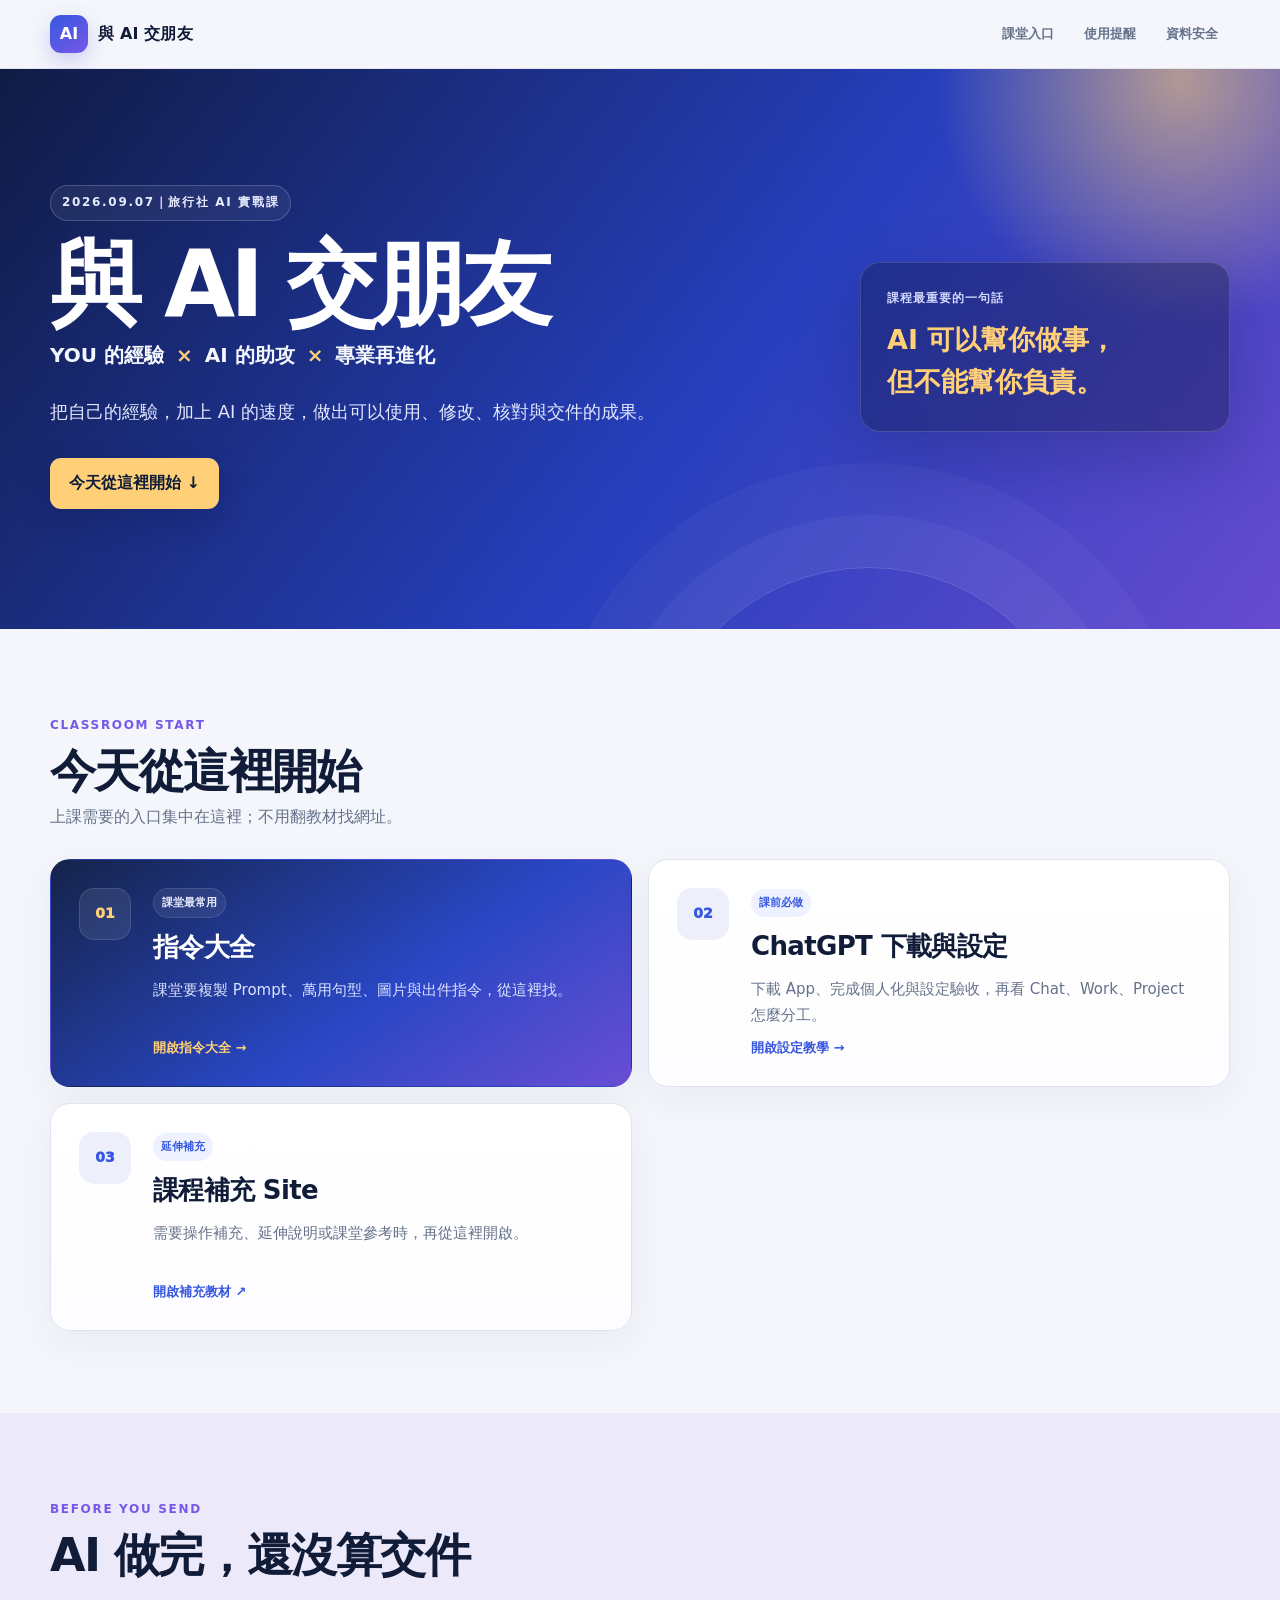
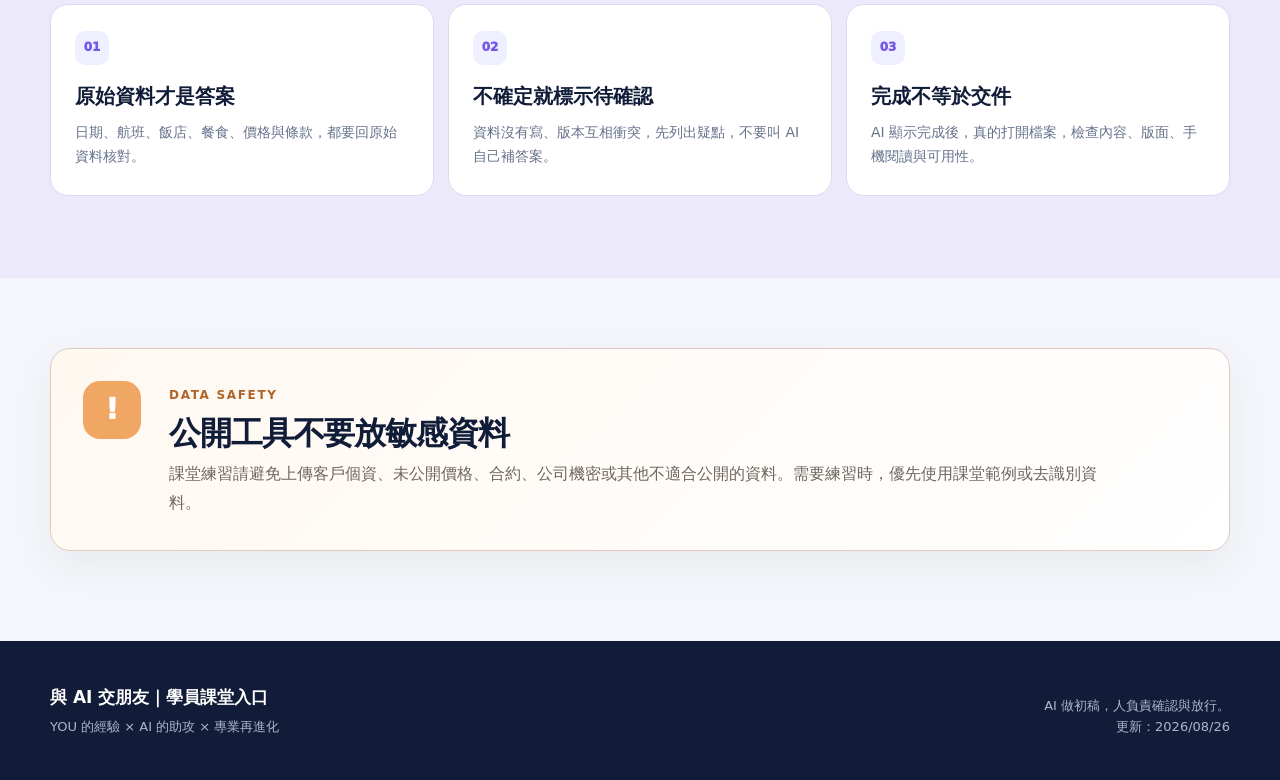
<file: index.html>
<!doctype html>
<html lang="zh-Hant">
<head>
  <meta charset="utf-8">
  <meta name="viewport" content="width=device-width,initial-scale=1,viewport-fit=cover">
  <meta name="robots" content="noindex,nofollow,noarchive">
  <meta name="theme-color" content="#101b44">
  <title>與 AI 交朋友｜學員課堂入口</title>
  <link rel="icon" href="favicon.ico" sizes="any">
  <link rel="icon" type="image/svg+xml" href="favicon.svg">
  <link rel="stylesheet" href="styles.css?v=20260826">
</head>
<body>
  <header class="topbar">
    <div class="wrap topbar-inner">
      <a class="brand" href="#top" aria-label="回到首頁">
        <span class="brand-mark">AI</span>
        <span>與 AI 交朋友</span>
      </a>
      <nav class="desktop-nav" aria-label="主要導覽">
        <a href="#start">課堂入口</a>
        <a href="#reminders">使用提醒</a>
        <a href="#safety">資料安全</a>
      </nav>
    </div>
  </header>

  <main id="top">
    <section class="hero">
      <div class="wrap hero-inner">
        <div class="hero-copy">
          <span class="eyebrow">2026.09.07｜旅行社 AI 實戰課</span>
          <h1>與 AI 交朋友</h1>
          <p class="hero-concept"><strong>YOU 的經驗</strong><span>×</span><strong>AI 的助攻</strong><span>×</span><strong>專業再進化</strong></p>
          <p class="hero-lead">把自己的經驗，加上 AI 的速度，做出可以使用、修改、核對與交件的成果。</p>
          <a class="primary-action" href="#start">今天從這裡開始 ↓</a>
        </div>
        <aside class="hero-note" aria-label="課程核心提醒">
          <span>課程最重要的一句話</span>
          <strong>AI 可以幫你做事，<br>但不能幫你負責。</strong>
        </aside>
      </div>
    </section>

    <section class="entry-section" id="start">
      <div class="wrap">
        <div class="section-heading">
          <span class="section-kicker">CLASSROOM START</span>
          <h2>今天從這裡開始</h2>
          <p>上課需要的入口集中在這裡；不用翻教材找網址。</p>
        </div>

        <div class="entry-grid">
          <a class="entry-card featured" href="prompts/">
            <div class="entry-no">01</div>
            <div class="entry-copy">
              <span class="entry-tag">課堂最常用</span>
              <h3>指令大全</h3>
              <p>課堂要複製 Prompt、萬用句型、圖片與出件指令，從這裡找。</p>
              <span class="entry-link">開啟指令大全 →</span>
            </div>
          </a>


          <a class="entry-card" href="chatgpt/">
            <div class="entry-no">02</div>
            <div class="entry-copy">
              <span class="entry-tag">課前必做</span>
              <h3>ChatGPT 下載與設定</h3>
              <p>下載 App、完成個人化與設定驗收，再看 Chat、Work、Project 怎麼分工。</p>
              <span class="entry-link">開啟設定教學 →</span>
            </div>
          </a>

          <a class="entry-card" href="https://openai-course-zh-guide.eva0620.chatgpt.site" target="_blank" rel="noopener noreferrer">
            <div class="entry-no">03</div>
            <div class="entry-copy">
              <span class="entry-tag">延伸補充</span>
              <h3>課程補充 Site</h3>
              <p>需要操作補充、延伸說明或課堂參考時，再從這裡開啟。</p>
              <span class="entry-link">開啟補充教材 ↗</span>
            </div>
          </a>
        </div>
      </div>
    </section>

    <section class="reminder-section" id="reminders">
      <div class="wrap">
        <div class="section-heading compact">
          <span class="section-kicker">BEFORE YOU SEND</span>
          <h2>AI 做完，還沒算交件</h2>
        </div>
        <div class="reminder-grid">
          <article>
            <span>01</span>
            <h3>原始資料才是答案</h3>
            <p>日期、航班、飯店、餐食、價格與條款，都要回原始資料核對。</p>
          </article>
          <article>
            <span>02</span>
            <h3>不確定就標示待確認</h3>
            <p>資料沒有寫、版本互相衝突，先列出疑點，不要叫 AI 自己補答案。</p>
          </article>
          <article>
            <span>03</span>
            <h3>完成不等於交件</h3>
            <p>AI 顯示完成後，真的打開檔案，檢查內容、版面、手機閱讀與可用性。</p>
          </article>
        </div>
      </div>
    </section>

    <section class="safety-section" id="safety">
      <div class="wrap safety-card">
        <div class="safety-icon" aria-hidden="true">!</div>
        <div>
          <span class="section-kicker">DATA SAFETY</span>
          <h2>公開工具不要放敏感資料</h2>
          <p>課堂練習請避免上傳客戶個資、未公開價格、合約、公司機密或其他不適合公開的資料。需要練習時，優先使用課堂範例或去識別資料。</p>
        </div>
      </div>
    </section>
  </main>

  <nav class="mobile-nav" aria-label="手機快速導覽">
    <a href="#top">首頁</a>
    <a href="prompts/">指令</a>
    <a href="https://openai-course-zh-guide.eva0620.chatgpt.site" target="_blank" rel="noopener noreferrer">補充</a>
  </nav>

  <footer>
    <div class="wrap footer-inner">
      <div>
        <b>與 AI 交朋友｜學員課堂入口</b>
        <p>YOU 的經驗 × AI 的助攻 × 專業再進化</p>
      </div>
      <p class="footer-note">AI 做初稿，人負責確認與放行。<br>更新：2026/08/26</p>
    </div>
  </footer>
</body>
</html>
</file>
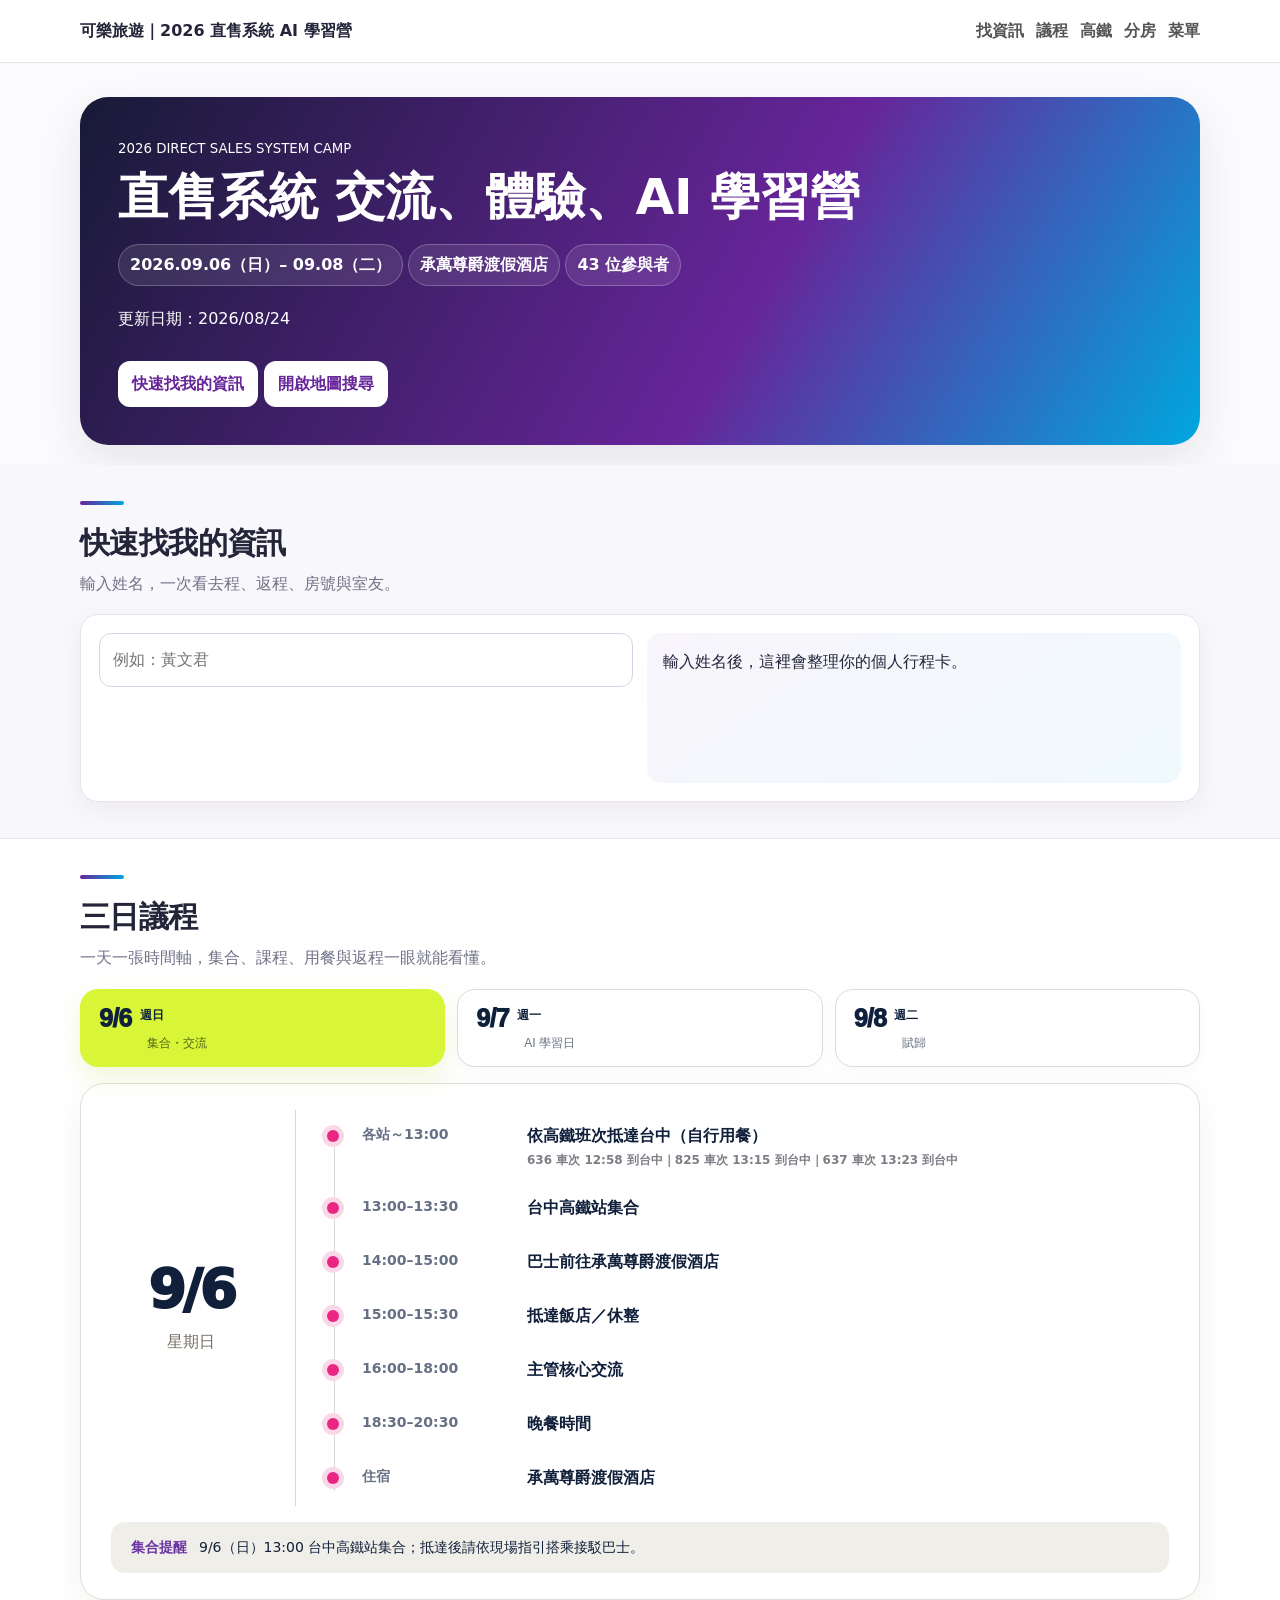
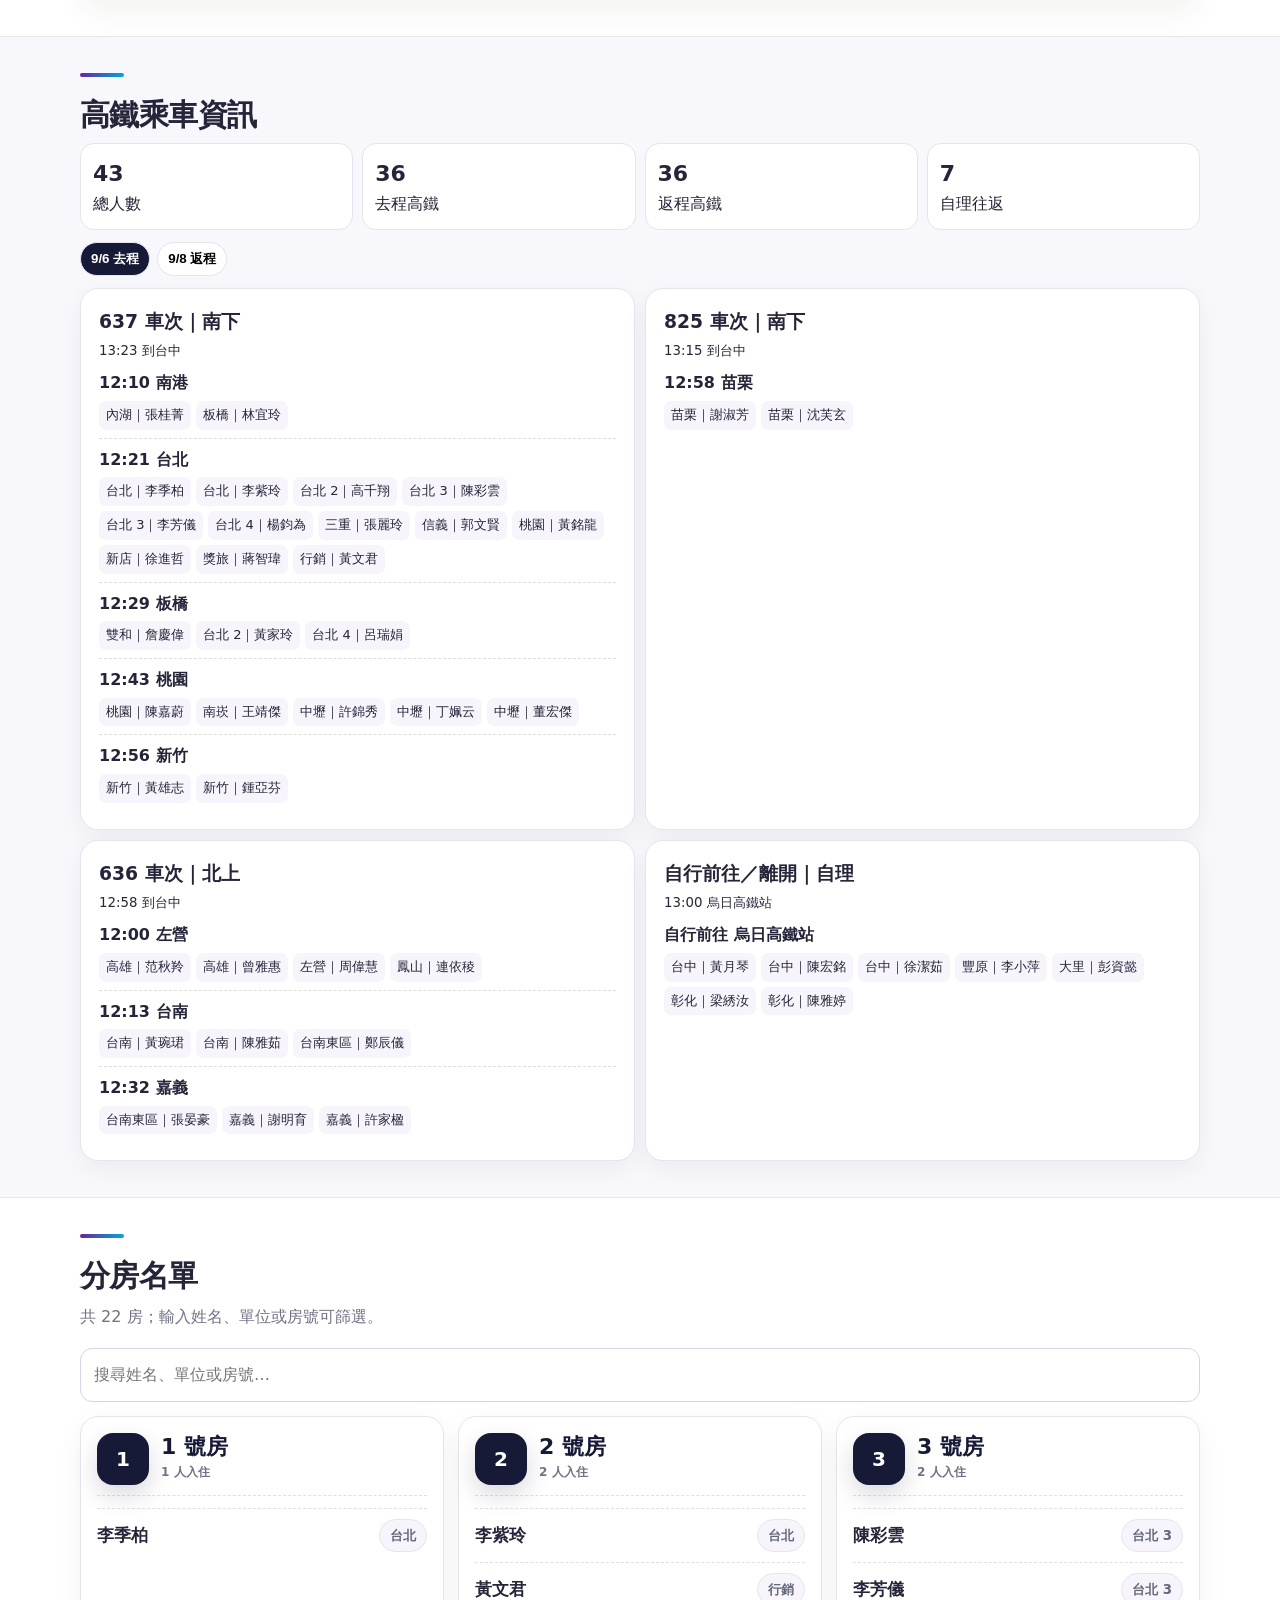
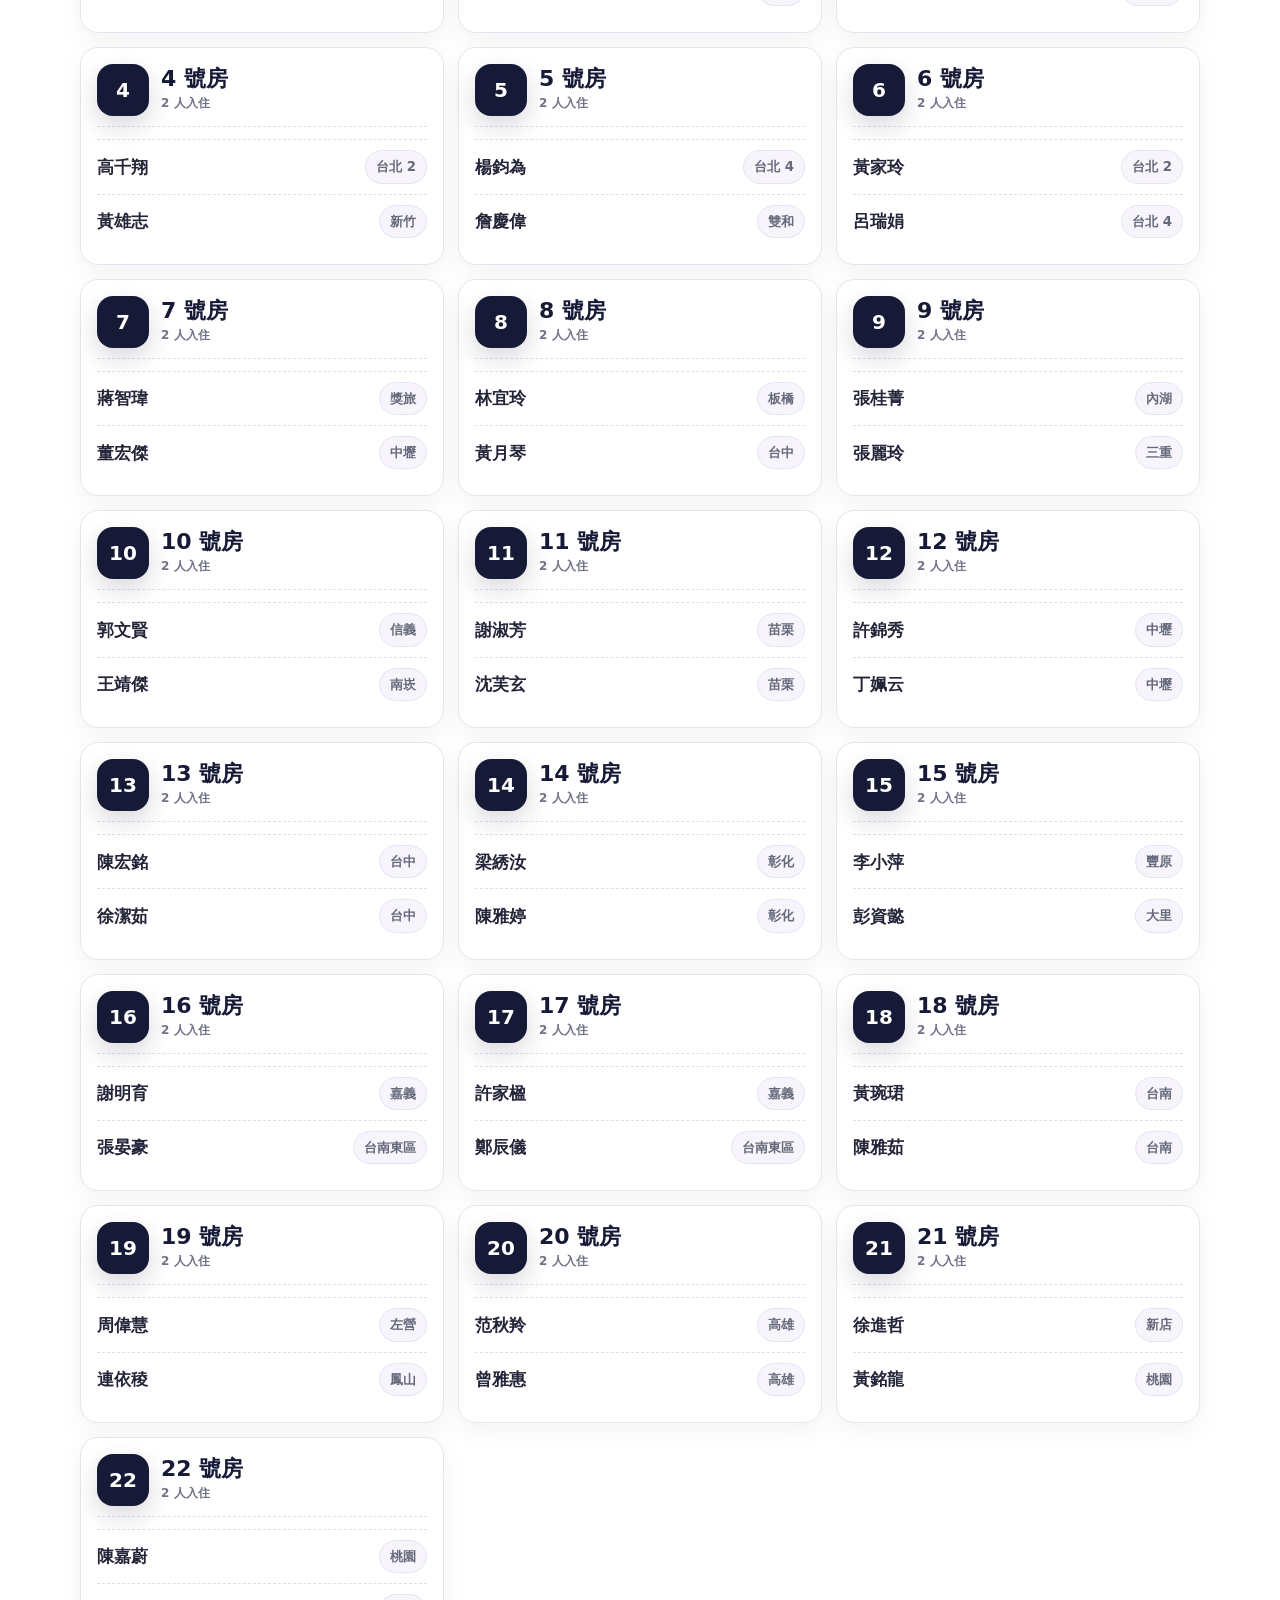
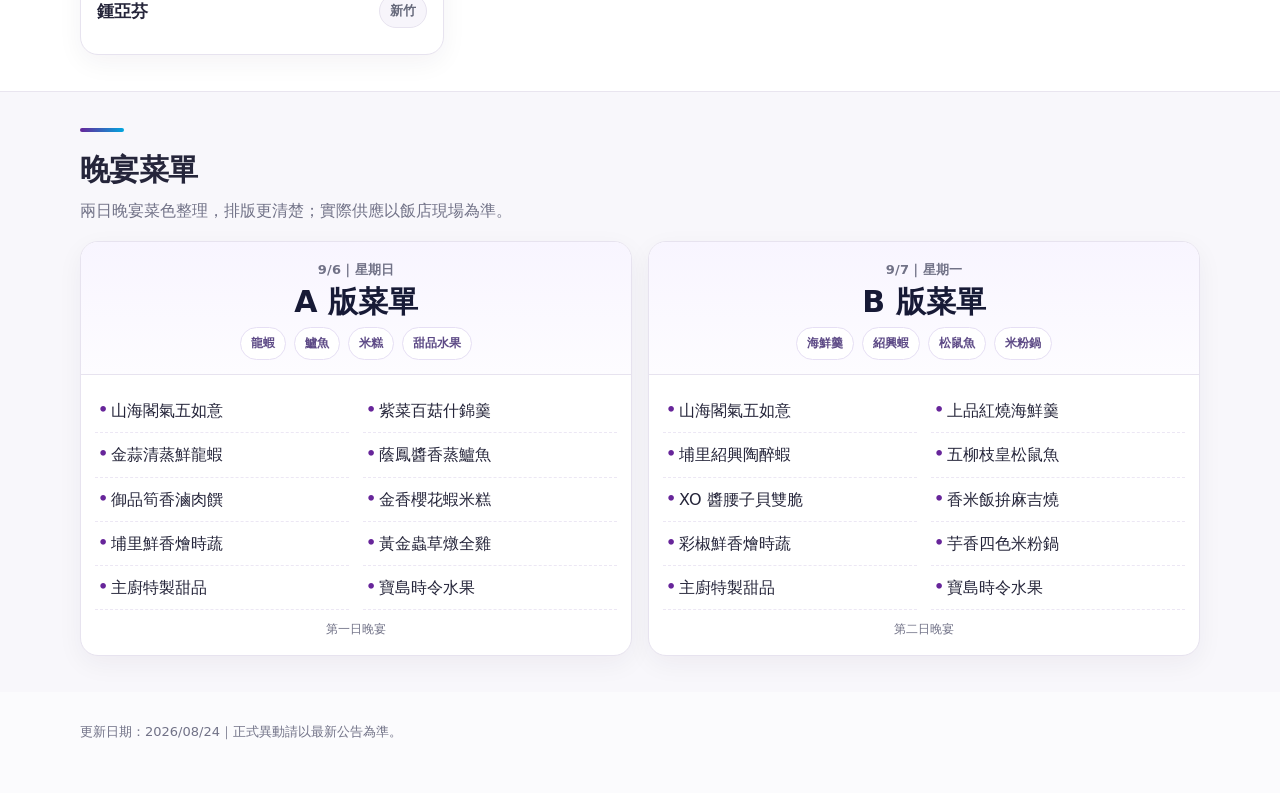
<file: hlt/index.html>
<!doctype html><html lang="zh-Hant"><head><meta charset="utf-8"><meta name="viewport" content="width=device-width,initial-scale=1"><link rel="icon" href="/ai/favicon.ico" sizes="any"><link rel="icon" type="image/svg+xml" href="/ai/favicon.svg"><title>2026 直售系統 交流、體驗、AI 學習營</title><link rel="stylesheet" href="base.css?v=20260829d"><link rel="stylesheet" href="agenda.css?v=20260824"></head><body><header><div class="w"><b>可樂旅遊｜2026 直售系統 AI 學習營</b><nav><a href="#find">找資訊</a><a href="#agenda">議程</a><a href="#trans">高鐵</a><a href="#rooms">分房</a><a href="#menu">菜單</a></nav></div></header>
<div class="hero"><div class="w"><small>2026 DIRECT SALES SYSTEM CAMP</small><h1>直售系統 交流、體驗、AI 學習營</h1><span class="pill">2026.09.06（日）– 09.08（二）</span><span class="pill">承萬尊爵渡假酒店</span><span class="pill">43 位參與者</span><p>更新日期：2026/08/24</p><a class="btn" href="#find">快速找我的資訊</a><a class="btn" target="_blank" href="https://www.google.com/maps/search/?api=1&query=%E6%89%BF%E8%90%AC%E5%B0%8A%E7%88%B5%E6%B8%A1%E5%81%87%E9%85%92%E5%BA%97">開啟地圖搜尋</a></div></div>
<section id="find"><div class="w"><h2>快速找我的資訊</h2><p class="sub">輸入姓名，一次看去程、返程、房號與室友。</p><div class="card finder"><div><input id="q" placeholder="例如：黃文君"><div class="chips" id="matches"></div></div><div class="profile" id="profile">輸入姓名後，這裡會整理你的個人行程卡。</div></div></div></section>
<section id="agenda"><div class="w"><h2>三日議程</h2><p class="sub">一天一張時間軸，集合、課程、用餐與返程一眼就能看懂。</p>
<div class="day-tabs"><button class="daytab on" data-day="d1"><span class="date">9/6</span><span class="weekday">週日</span><span class="label">集合・交流</span></button><button class="daytab" data-day="d2"><span class="date">9/7</span><span class="weekday">週一</span><span class="label">AI 學習日</span></button><button class="daytab" data-day="d3"><span class="date">9/8</span><span class="weekday">週二</span><span class="label">賦歸</span></button></div>
<div id="d1" class="panel on agenda-panel"><div class="agenda-layout"><div class="agenda-datebox"><div class="bigdate">9/6</div><div class="dow">星期日</div></div><div class="agenda-timeline"><div class="ag-item"><div class="ag-time">各站～13:00</div><div><div class="ag-title">依高鐵班次抵達台中（自行用餐）</div><span class="ag-note">636 車次 12:58 到台中｜825 車次 13:15 到台中｜637 車次 13:23 到台中</span></div></div><div class="ag-item"><div class="ag-time">13:00–13:30</div><div class="ag-title">台中高鐵站集合</div></div><div class="ag-item"><div class="ag-time">14:00–15:00</div><div class="ag-title">巴士前往承萬尊爵渡假酒店</div></div><div class="ag-item"><div class="ag-time">15:00–15:30</div><div class="ag-title">抵達飯店／休整</div></div><div class="ag-item"><div class="ag-time">16:00–18:00</div><div class="ag-title">主管核心交流</div></div><div class="ag-item"><div class="ag-time">18:30–20:30</div><div class="ag-title">晚餐時間</div></div><div class="ag-item"><div class="ag-time">住宿</div><div class="ag-title">承萬尊爵渡假酒店</div></div></div></div><div class="agenda-reminder"><b>集合提醒</b>9/6（日）13:00 台中高鐵站集合；抵達後請依現場指引搭乘接駁巴士。</div></div>
<div id="d2" class="panel agenda-panel"><div class="agenda-layout"><div class="agenda-datebox"><div class="bigdate">9/7</div><div class="dow">星期一</div></div><div class="agenda-timeline"><div class="ag-item"><div class="ag-time">～09:30</div><div class="ag-title">享用早餐</div></div><div class="ag-item"><div class="ag-time">10:00–12:00</div><div class="ag-title">跟 AI 交朋友</div></div><div class="ag-item"><div class="ag-time">12:00–14:00</div><div class="ag-title">午餐時間</div></div><div class="ag-item"><div class="ag-time">14:00–18:00</div><div class="ag-title">分組實作、出題演練</div></div><div class="ag-item"><div class="ag-time">18:30–20:30</div><div class="ag-title">晚餐時間</div></div><div class="ag-item"><div class="ag-time">住宿</div><div class="ag-title">承萬尊爵渡假酒店</div></div></div></div><div class="agenda-reminder"><b>課程提醒</b>10:00 開始「跟 AI 交朋友」；下午 14:00–18:00 為分組實作與出題演練。</div></div>
<div id="d3" class="panel agenda-panel"><div class="agenda-layout"><div class="agenda-datebox"><div class="bigdate">9/8</div><div class="dow">星期二</div></div><div class="agenda-timeline"><div class="ag-item"><div class="ag-time">～09:30</div><div class="ag-title">享用早餐</div></div><div class="ag-item"><div class="ag-time">10:30–11:00</div><div class="ag-title">辦理退房</div></div><div class="ag-item"><div class="ag-time">11:00–12:00</div><div class="ag-title">巴士前往烏日高鐵站</div></div><div class="ag-item"><div class="ag-time">12:00～</div><div><div class="ag-title">依高鐵班次返程</div><span class="ag-note">822 車次 12:36 台中發車｜633 車次 12:48 台中發車</span></div></div></div></div><div class="agenda-reminder"><b>返程提醒</b>10:30–11:00 辦理退房；11:00 搭乘巴士前往烏日高鐵站，依個人班次返程。</div></div></div></section>
<section id="trans"><div class="w"><h2>高鐵乘車資訊</h2><div class="metrics"><div class="metric"><strong>43</strong>總人數</div><div class="metric"><strong>36</strong>去程高鐵</div><div class="metric"><strong>36</strong>返程高鐵</div><div class="metric"><strong>7</strong>自理往返</div></div><div class="tabs"><button class="tab on" data-t="out">9/6 去程</button><button class="tab" data-t="ret">9/8 返程</button></div><div id="out" class="panel on"></div><div id="ret" class="panel"></div></div></section>
<section id="rooms"><div class="w"><h2>分房名單</h2><p class="sub">共 22 房；輸入姓名、單位或房號可篩選。</p><input id="rq" placeholder="搜尋姓名、單位或房號…"><div class="rooms" id="roomgrid" style="margin-top:14px"></div></div></section>
<section id="menu"><div class="w"><h2>晚宴菜單</h2><p class="sub">兩日晚宴菜色整理，排版更清楚；實際供應以飯店現場為準。</p><div class="menus"><div class="card menucard"><div class="menuhead"><div class="menu-date">9/6｜星期日</div><div class="menu-title">A 版菜單</div><div class="menuchips"><span class="chip2">龍蝦</span><span class="chip2">鱸魚</span><span class="chip2">米糕</span><span class="chip2">甜品水果</span></div></div><div class="menubody"><ul class="menulist"><li>山海閣氣五如意</li><li>紫菜百菇什錦羹</li><li>金蒜清蒸鮮龍蝦</li><li>蔭鳳醬香蒸鱸魚</li><li>御品筍香滷肉饌</li><li>金香櫻花蝦米糕</li><li>埔里鮮香燴時蔬</li><li>黃金蟲草燉全雞</li><li>主廚特製甜品</li><li>寶島時令水果</li></ul><div class="menunote">第一日晚宴</div></div></div><div class="card menucard"><div class="menuhead"><div class="menu-date">9/7｜星期一</div><div class="menu-title">B 版菜單</div><div class="menuchips"><span class="chip2">海鮮羹</span><span class="chip2">紹興蝦</span><span class="chip2">松鼠魚</span><span class="chip2">米粉鍋</span></div></div><div class="menubody"><ul class="menulist"><li>山海閣氣五如意</li><li>上品紅燒海鮮羹</li><li>埔里紹興陶醉蝦</li><li>五柳枝皇松鼠魚</li><li>XO 醬腰子貝雙脆</li><li>香米飯拚麻吉燒</li><li>彩椒鮮香燴時蔬</li><li>芋香四色米粉鍋</li><li>主廚特製甜品</li><li>寶島時令水果</li></ul><div class="menunote">第二日晚宴</div></div></div></div></div></section>
<footer><div class="w">更新日期：2026/08/24｜正式異動請以最新公告為準。</div></footer><script src="data.js?v=20260824"></script><script src="app.js?v=20260824"></script></body></html>
</file>
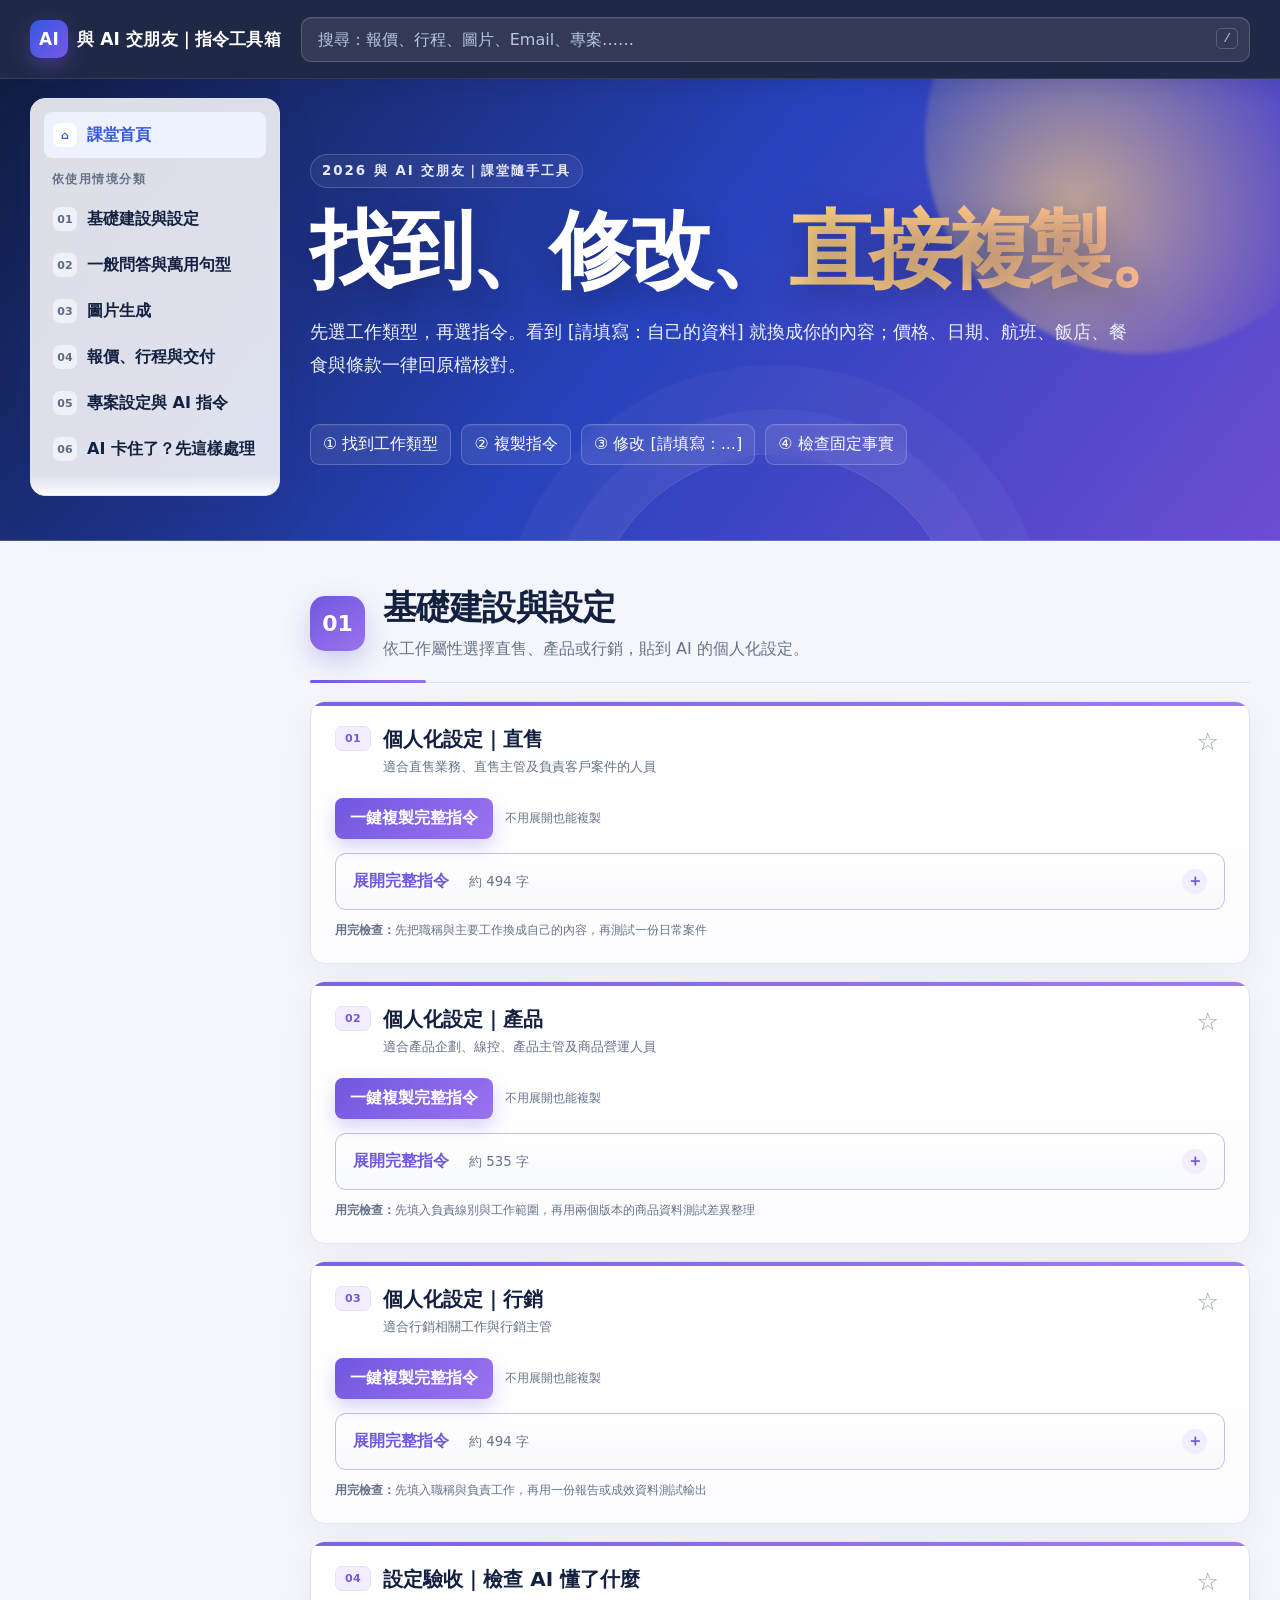
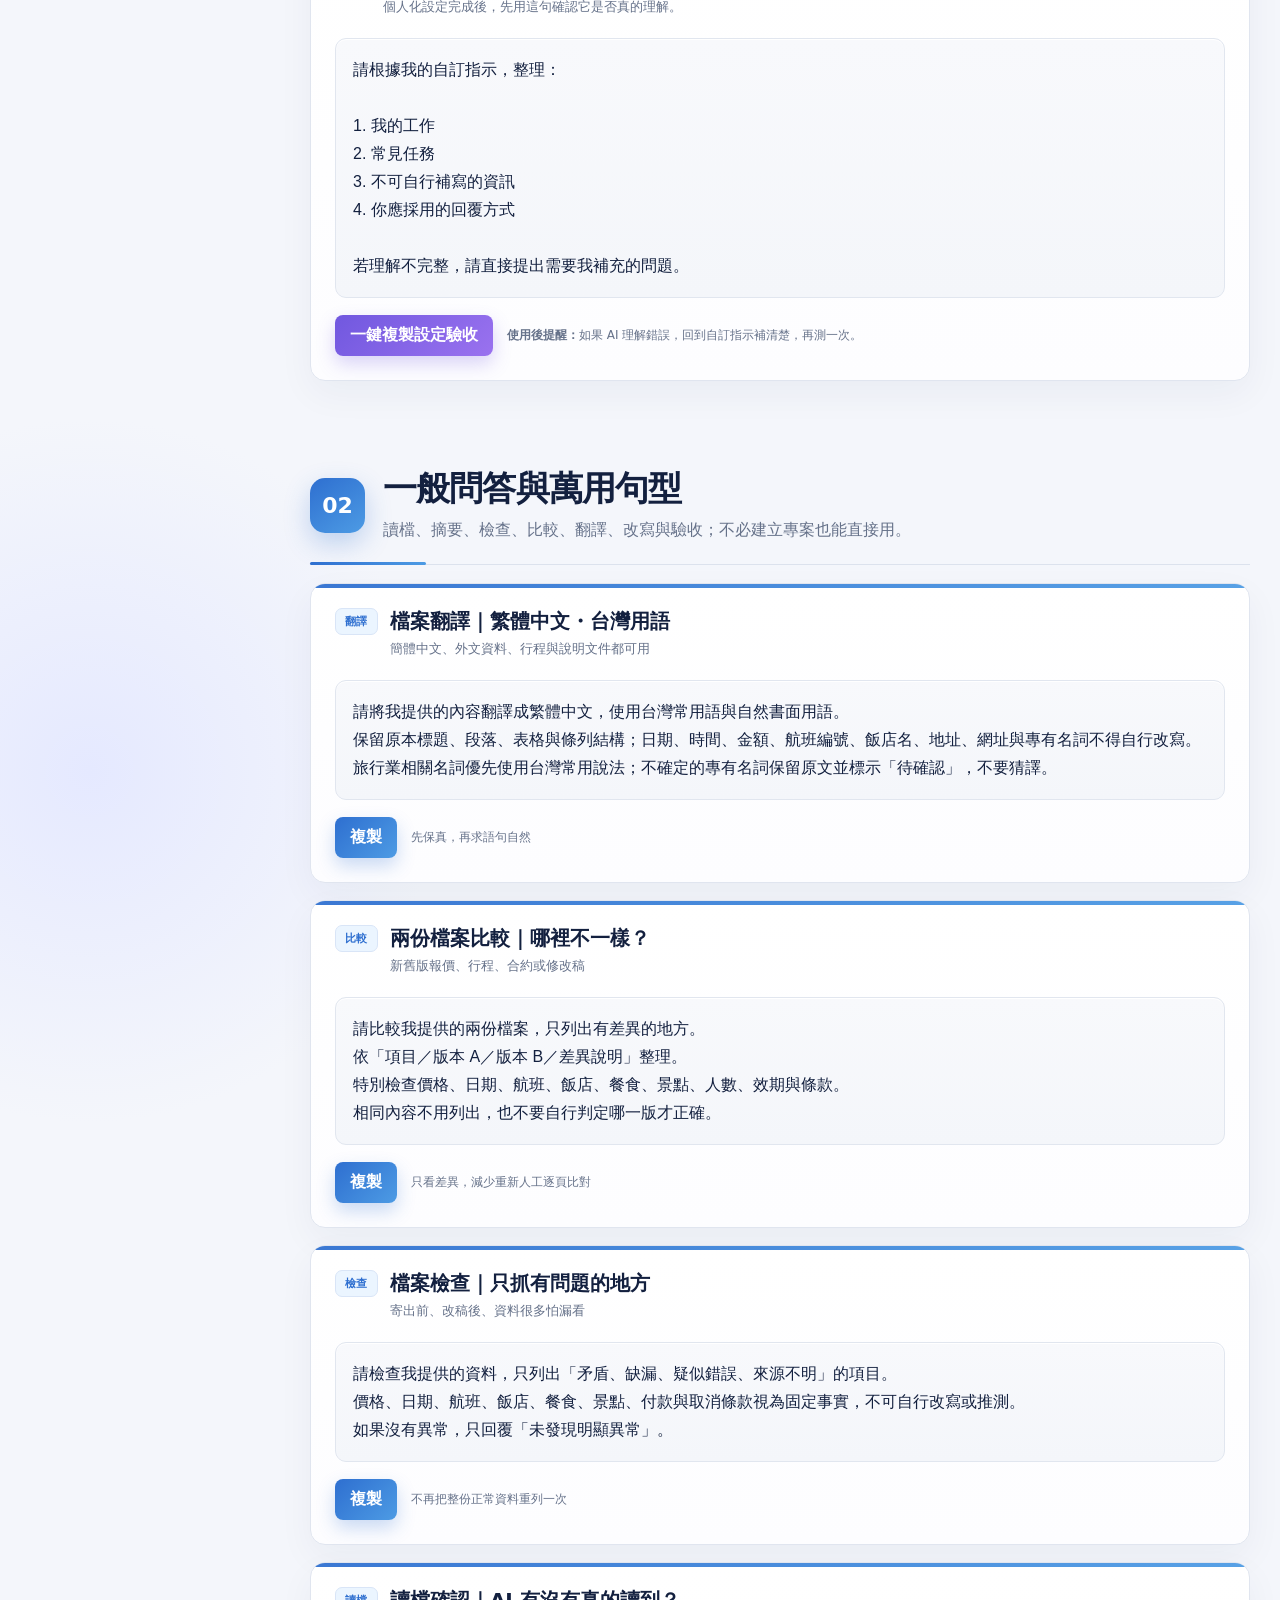
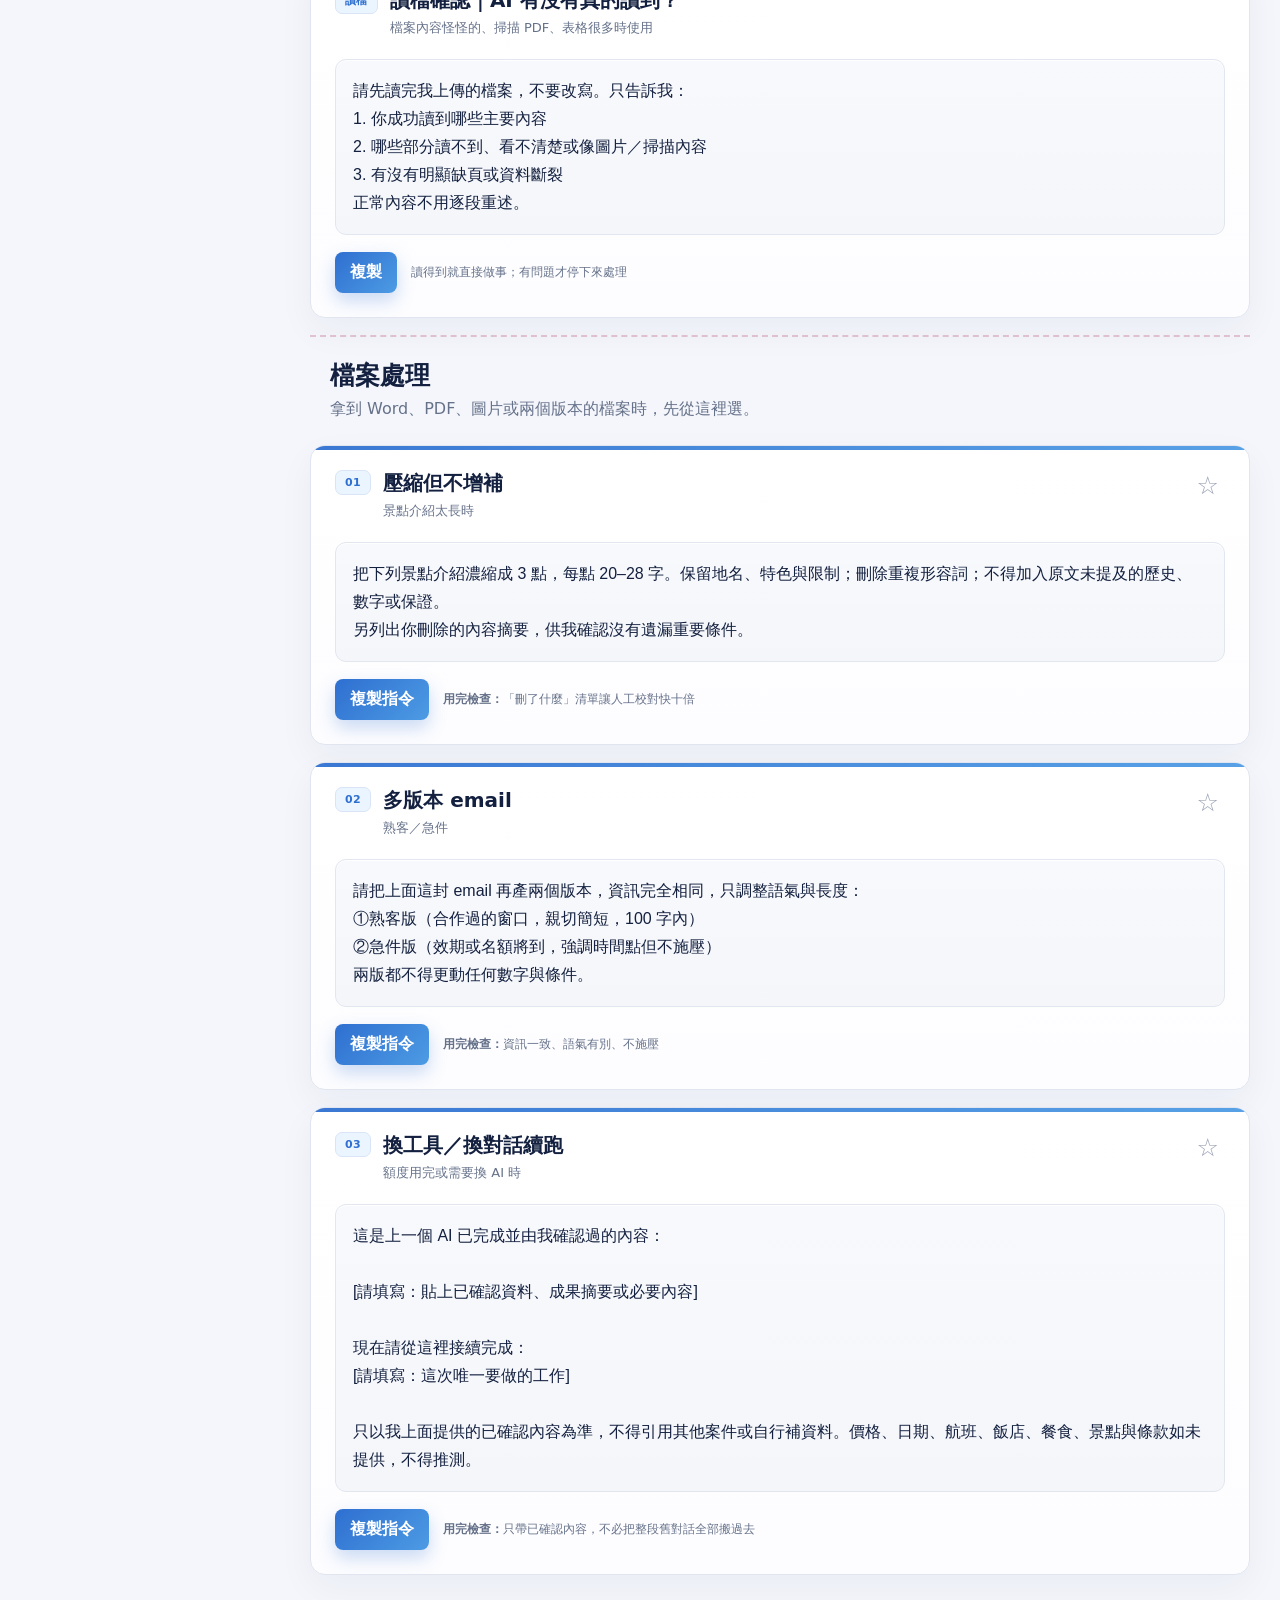
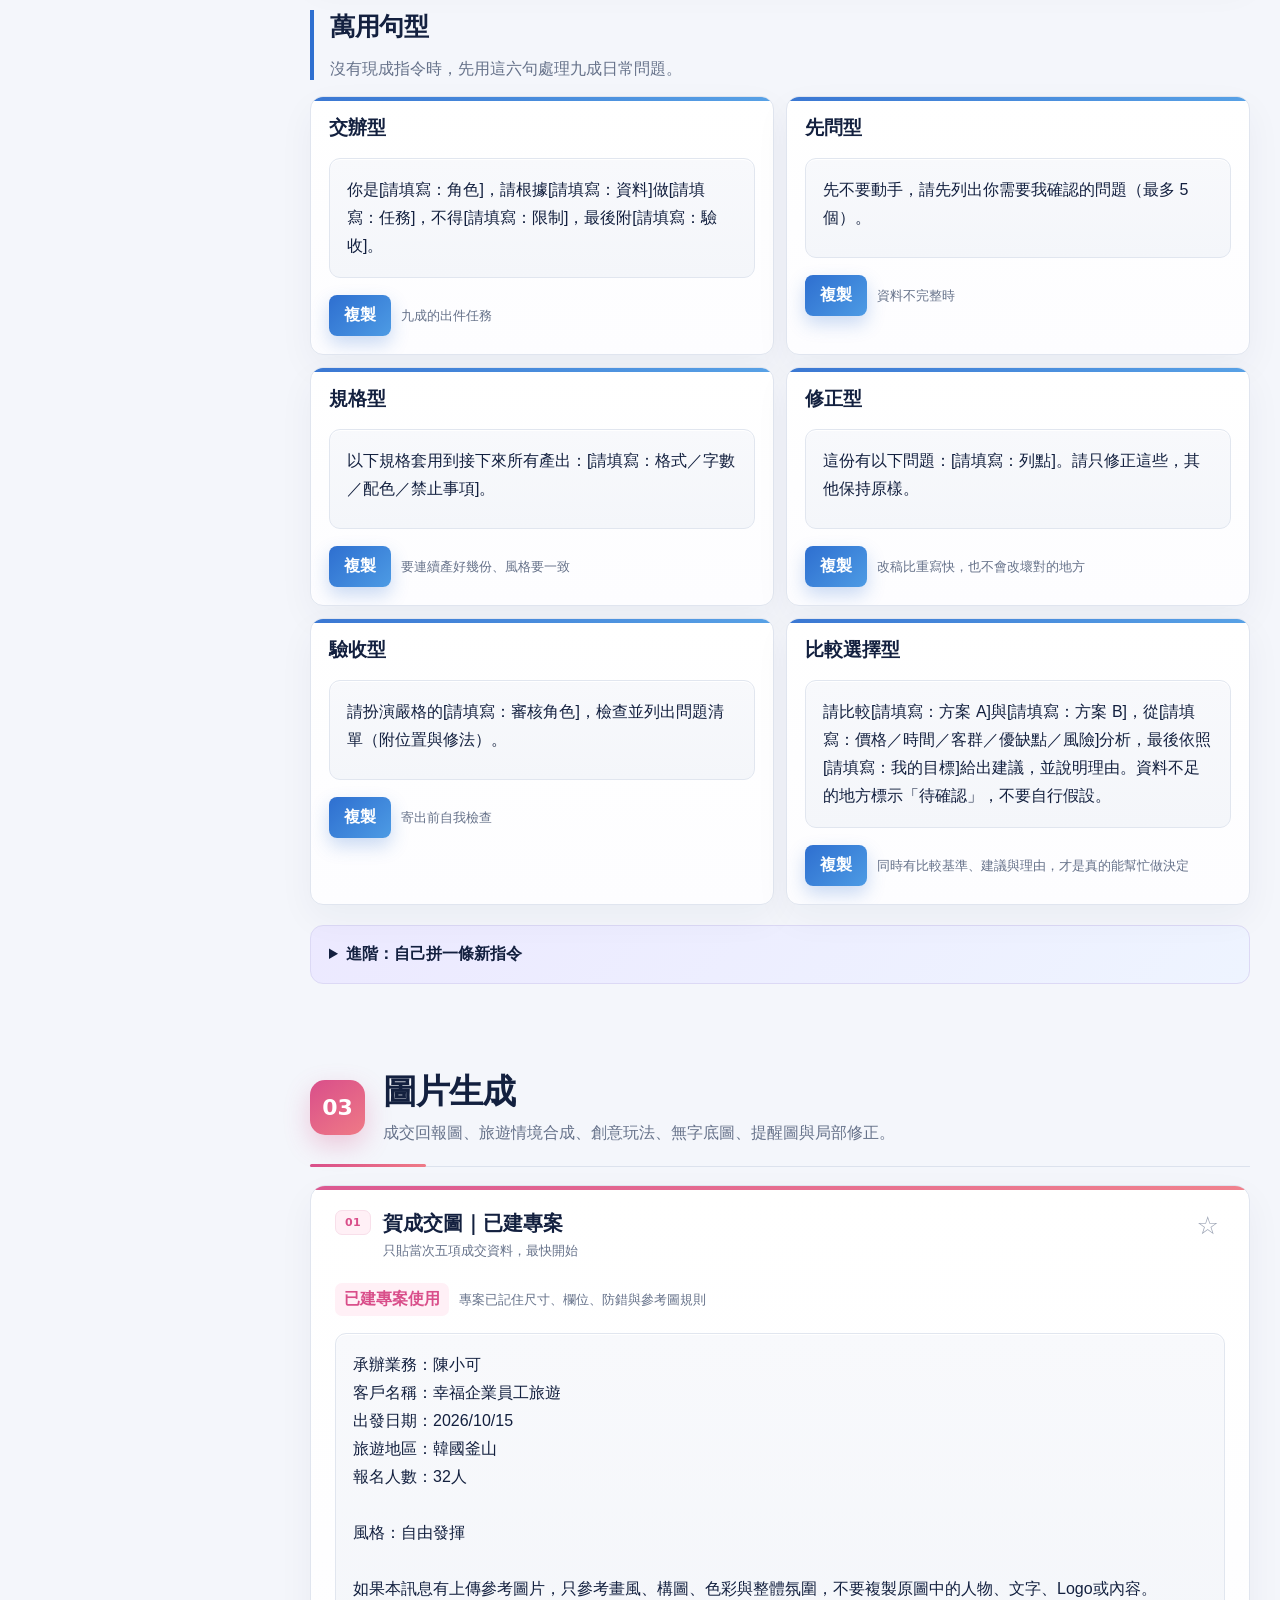
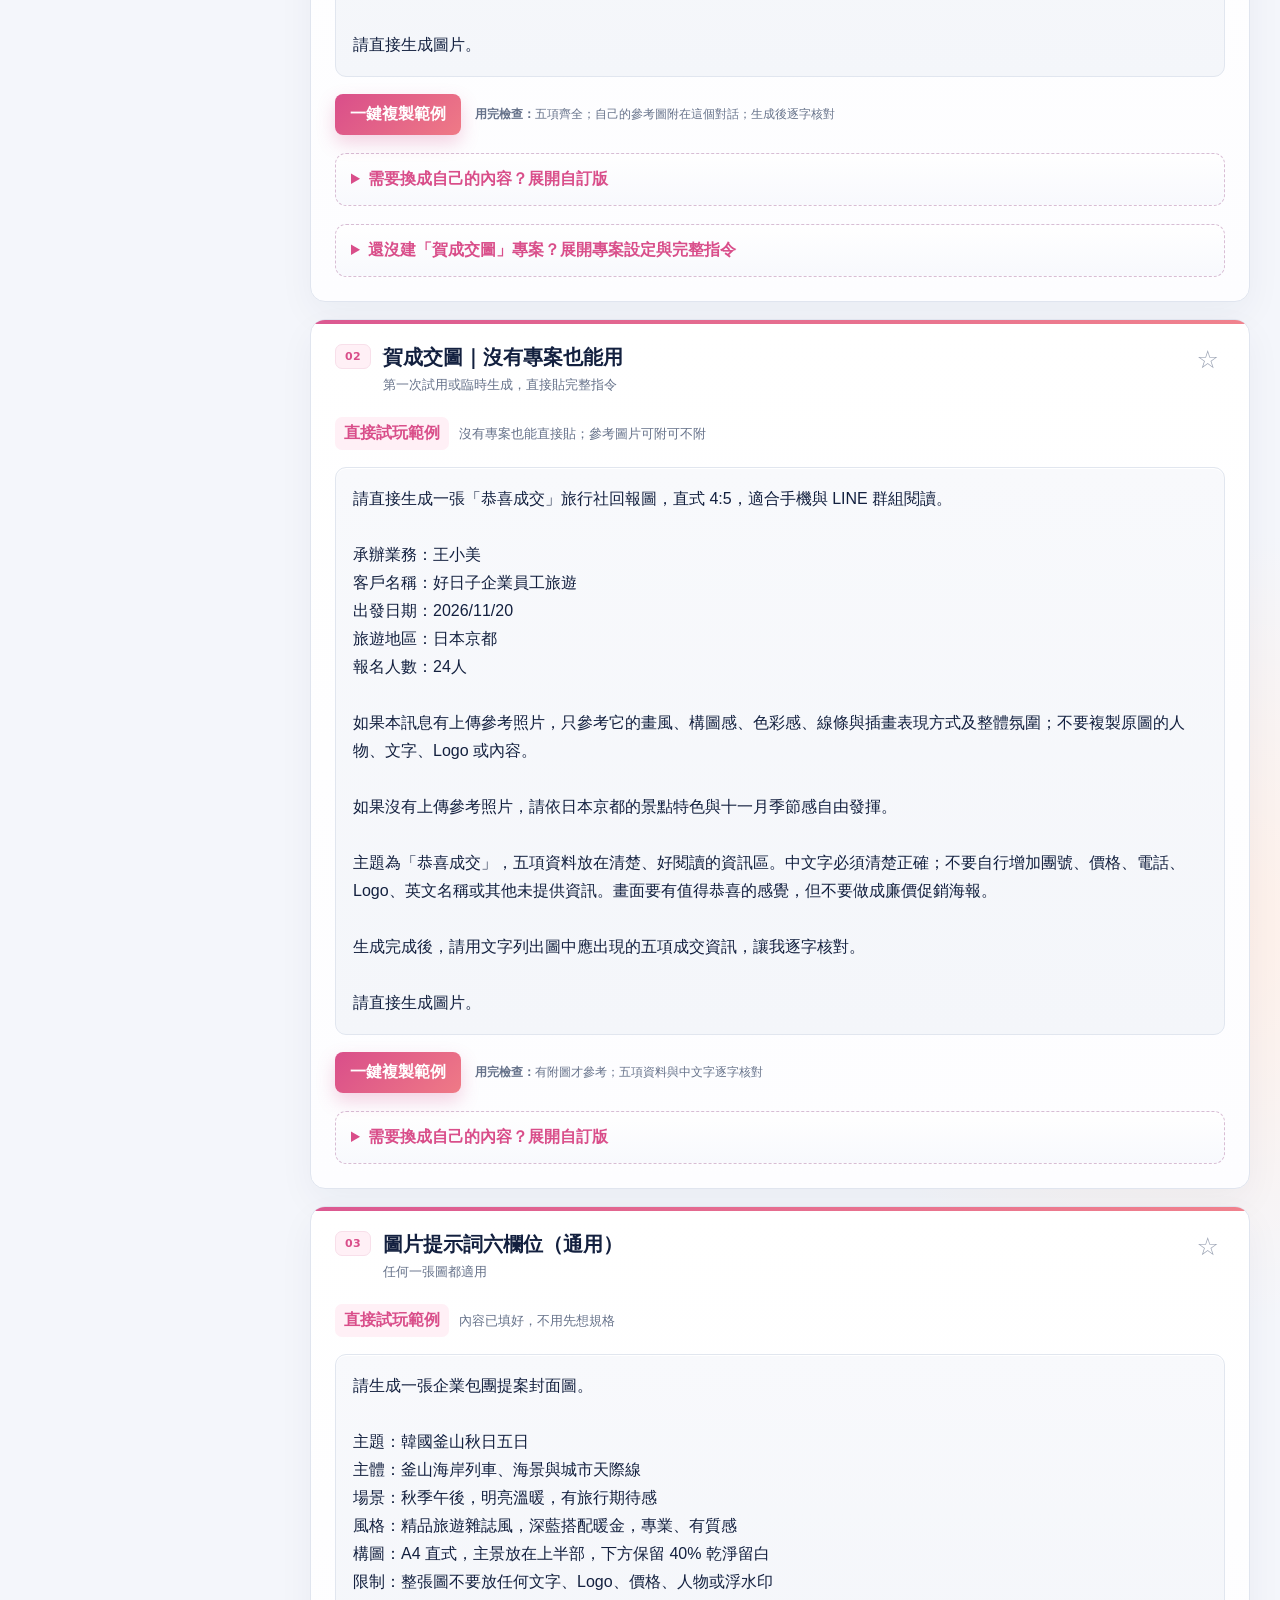
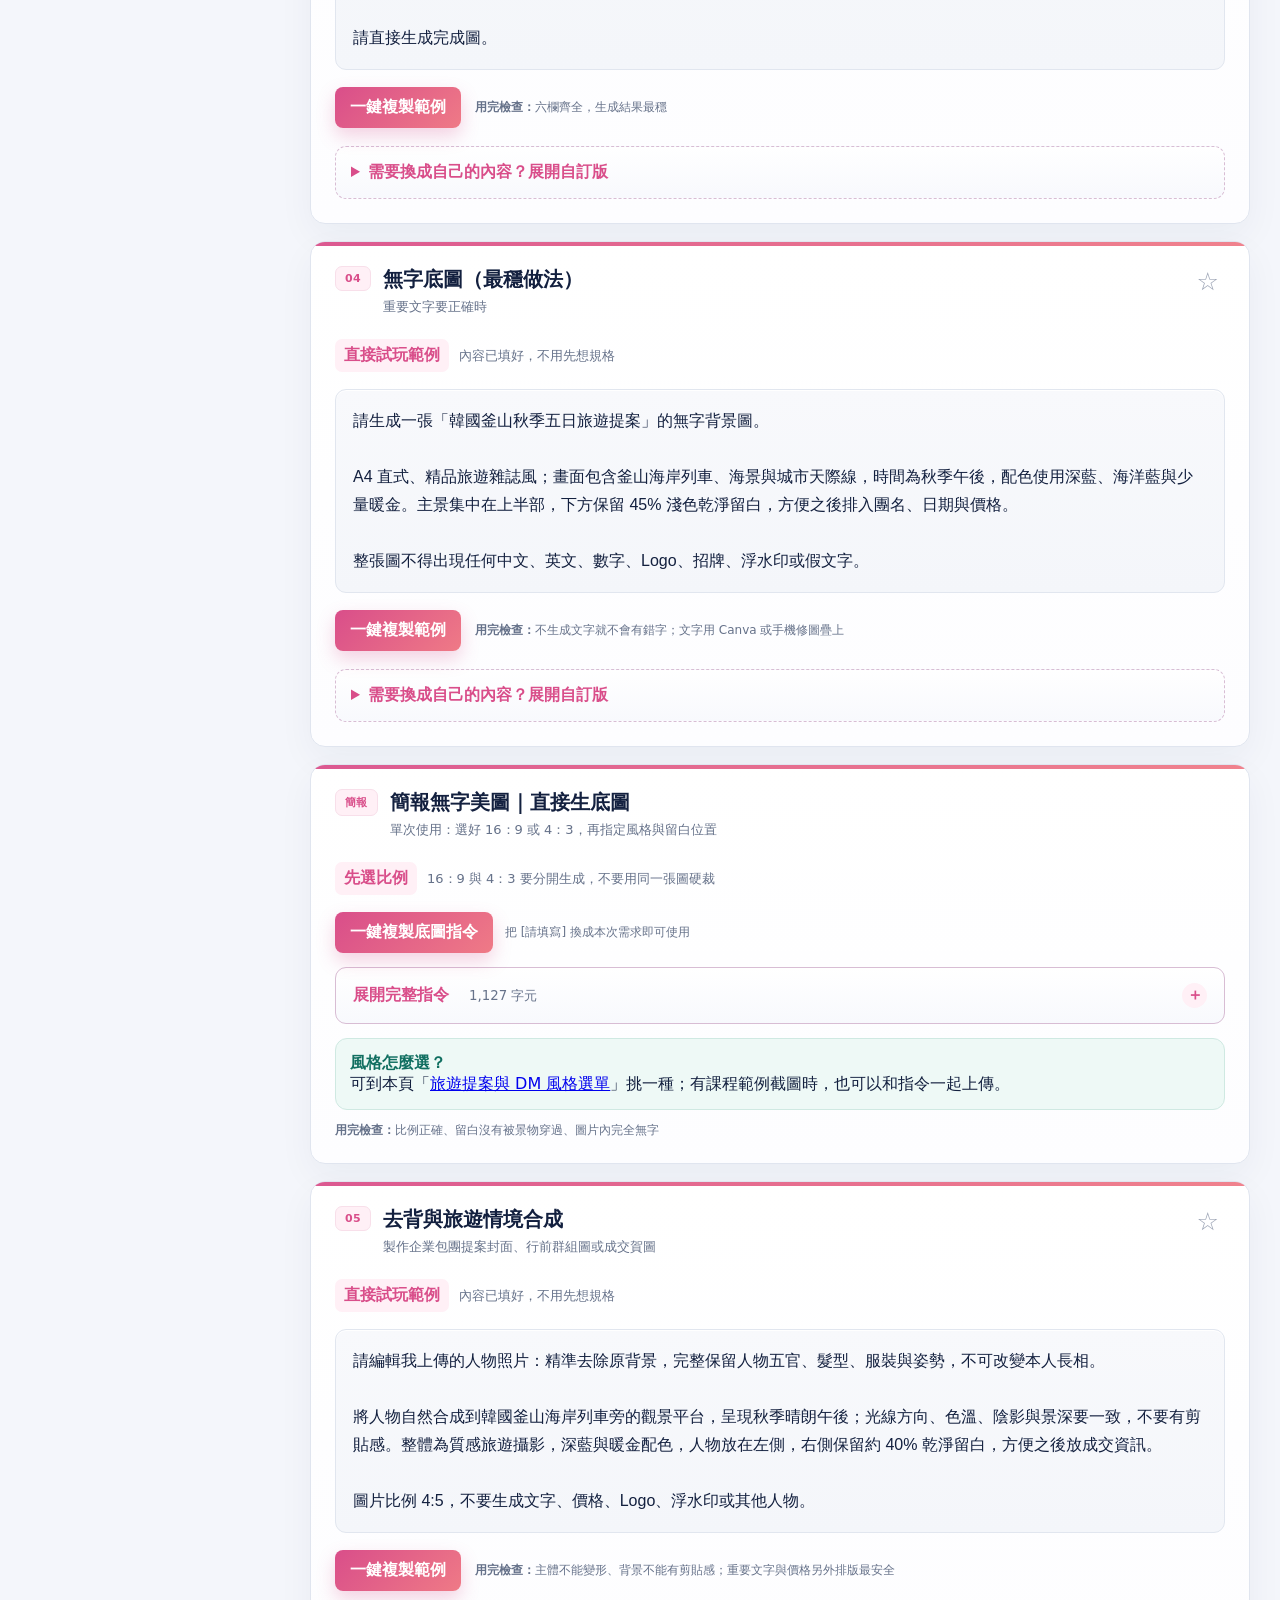
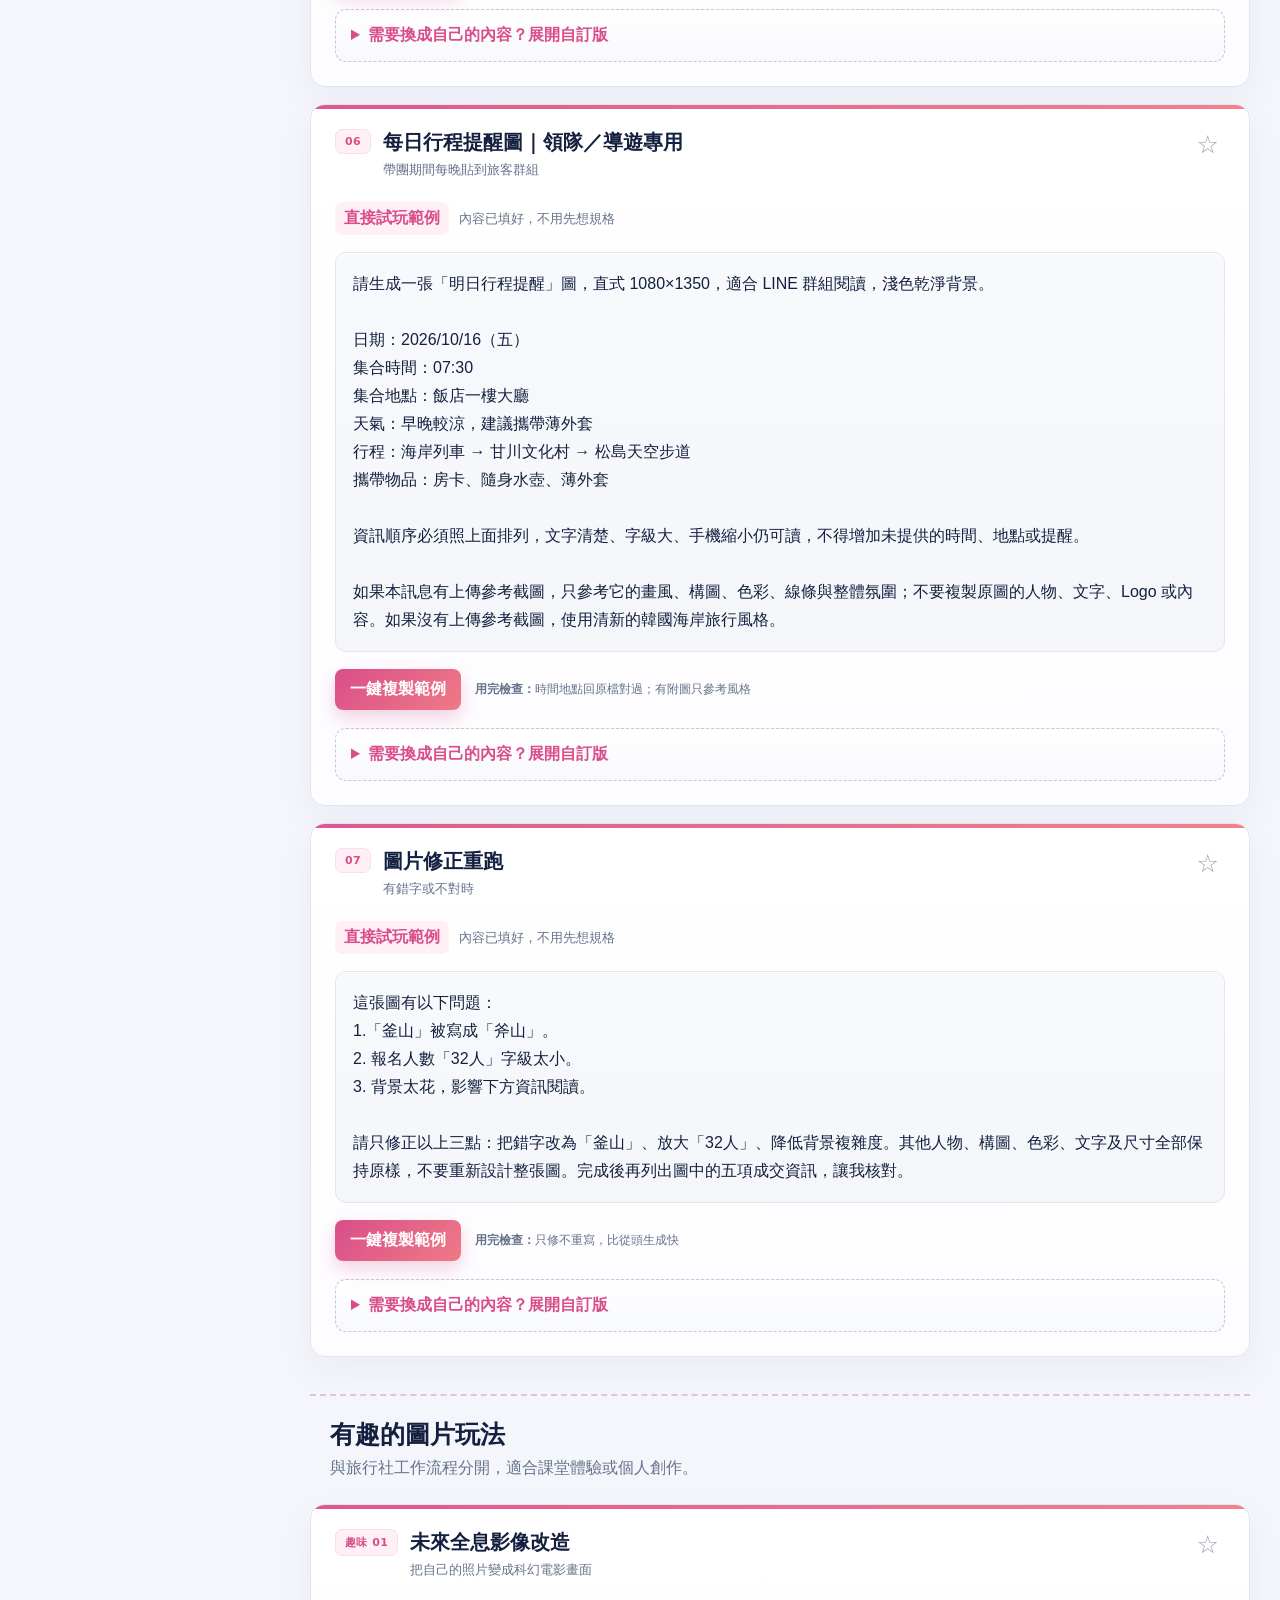
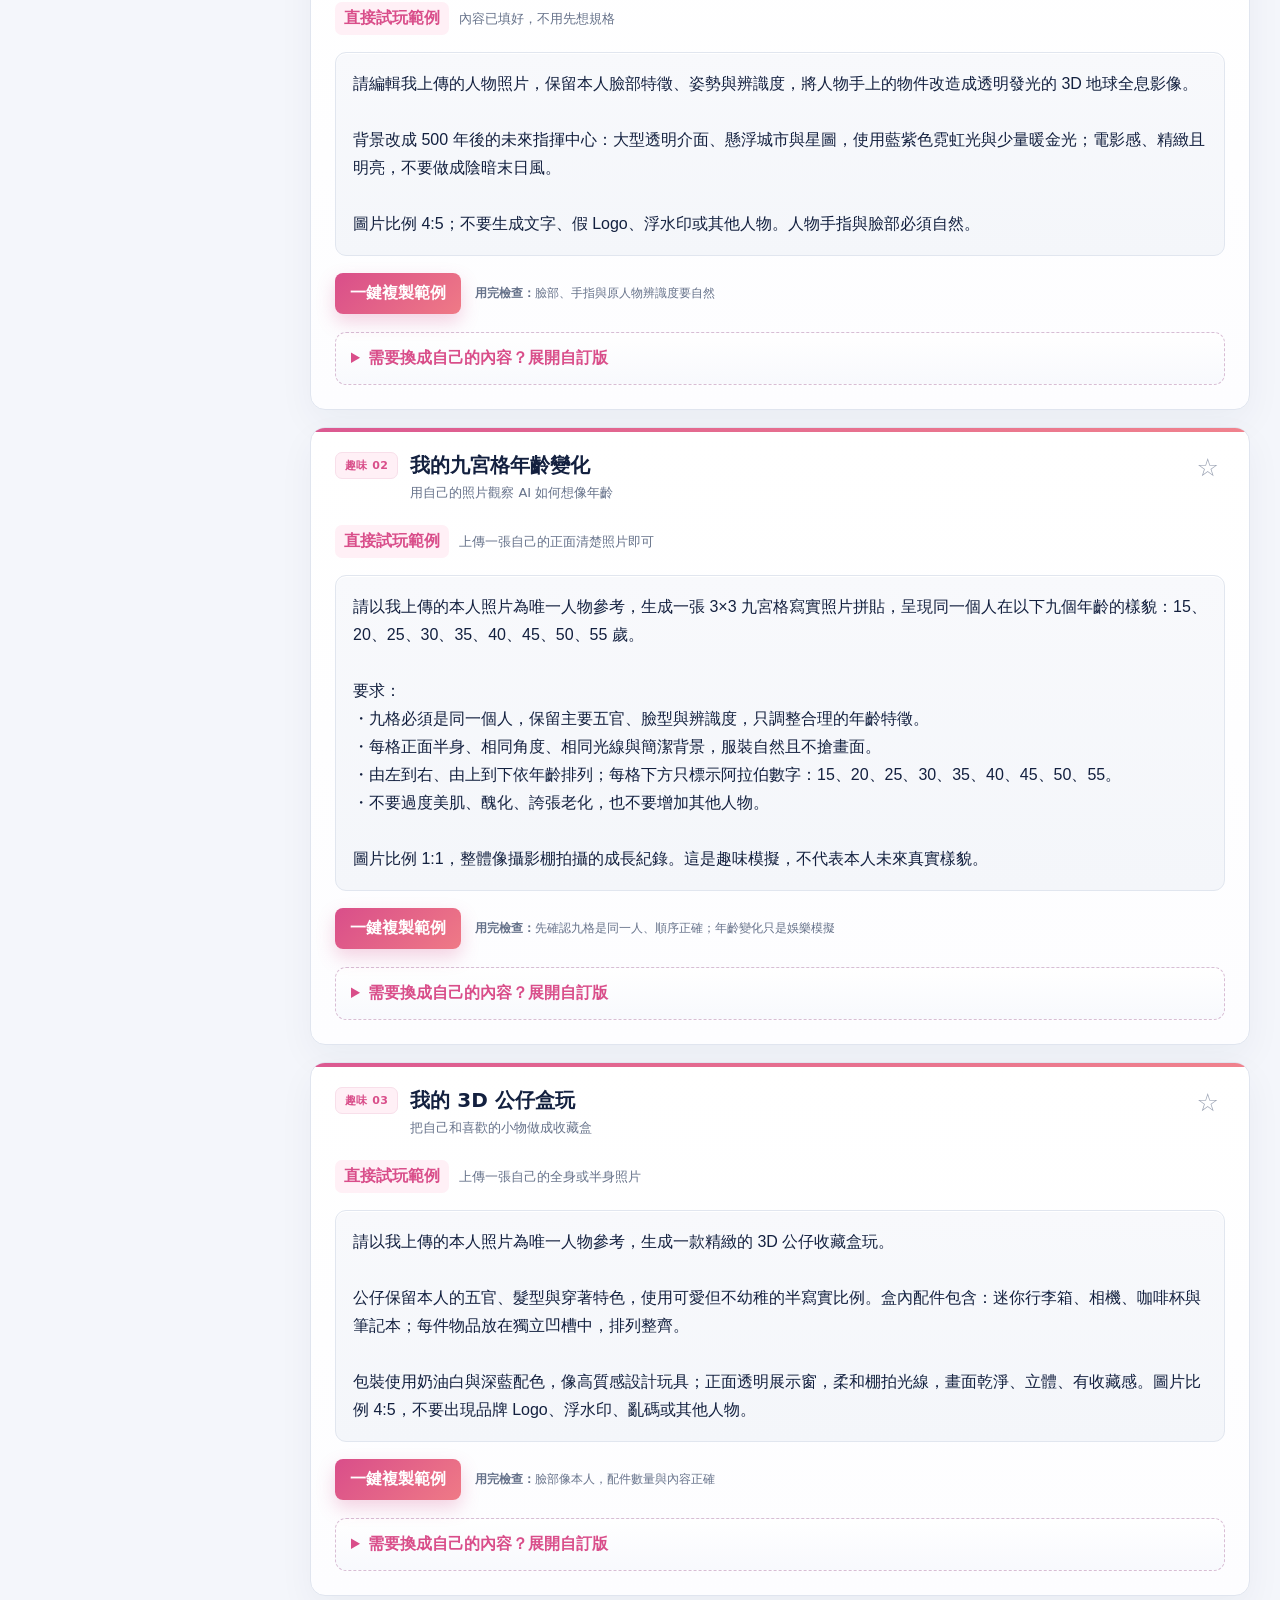
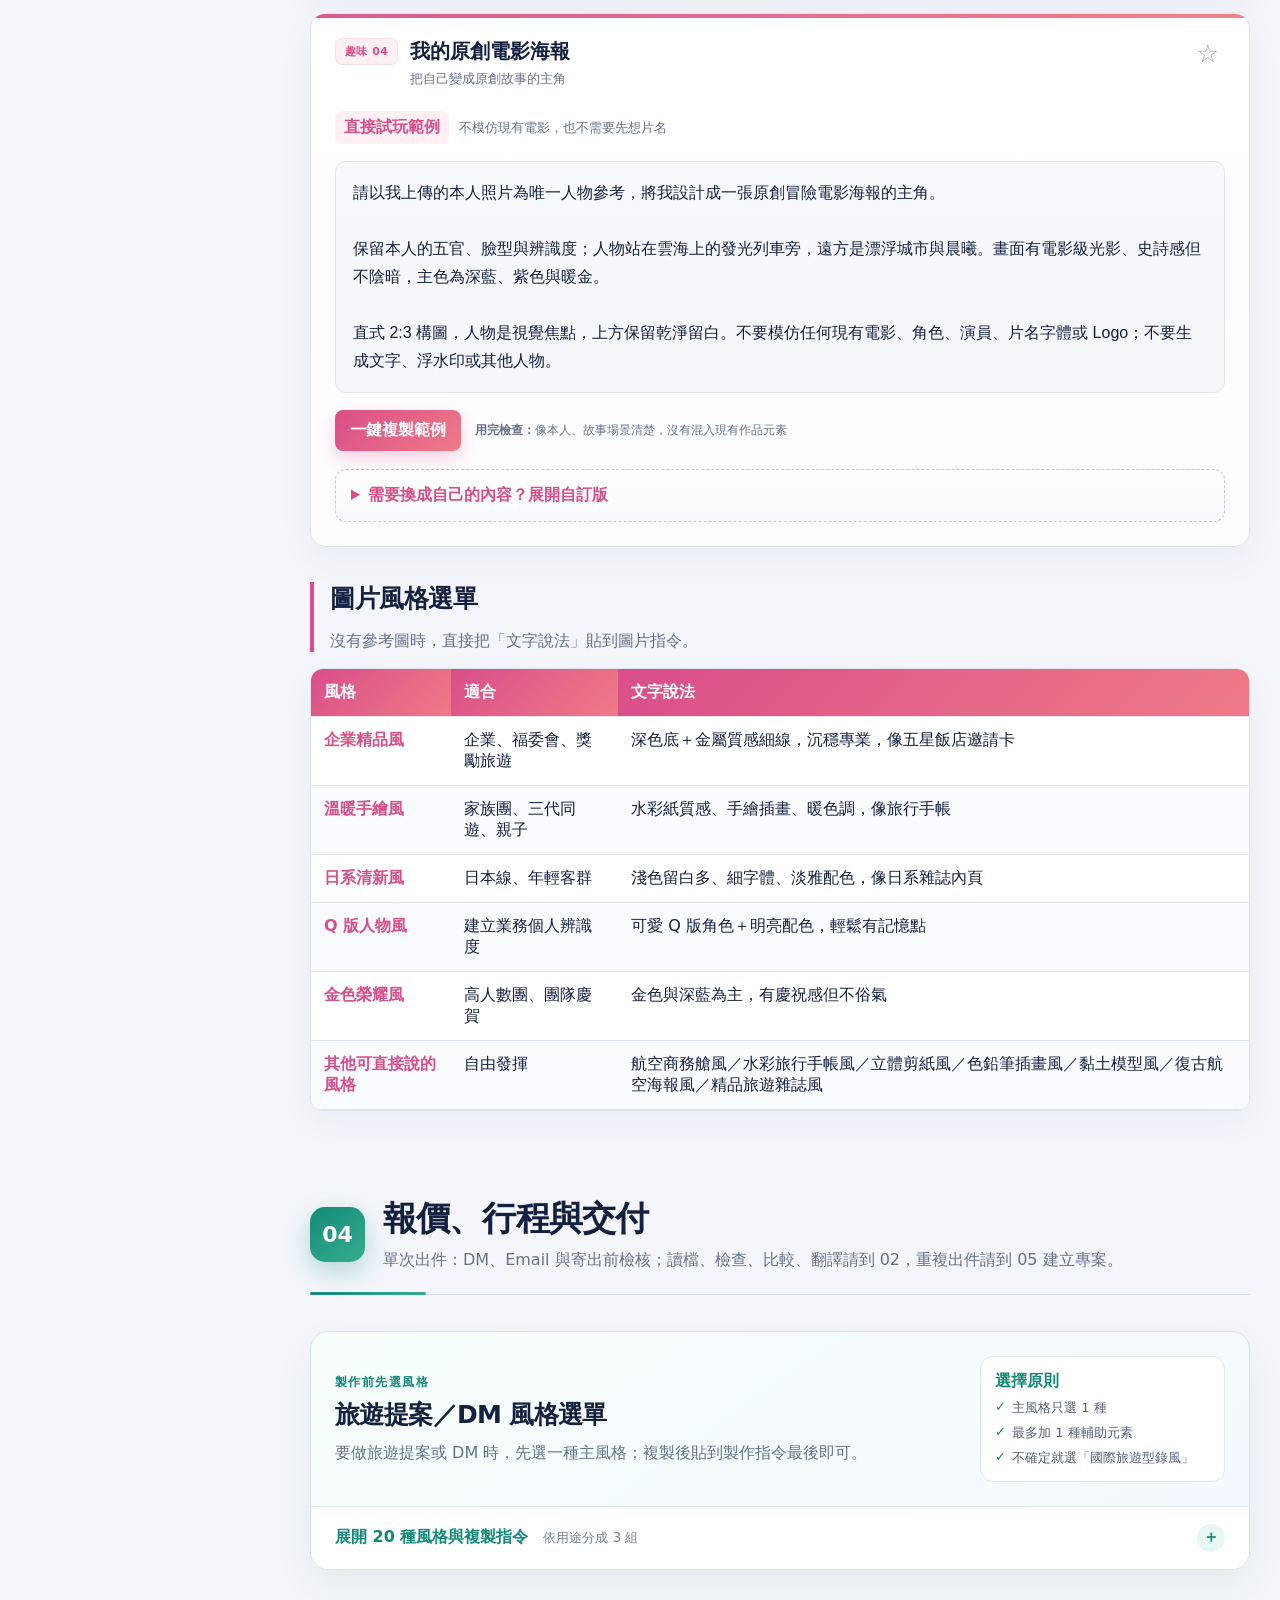
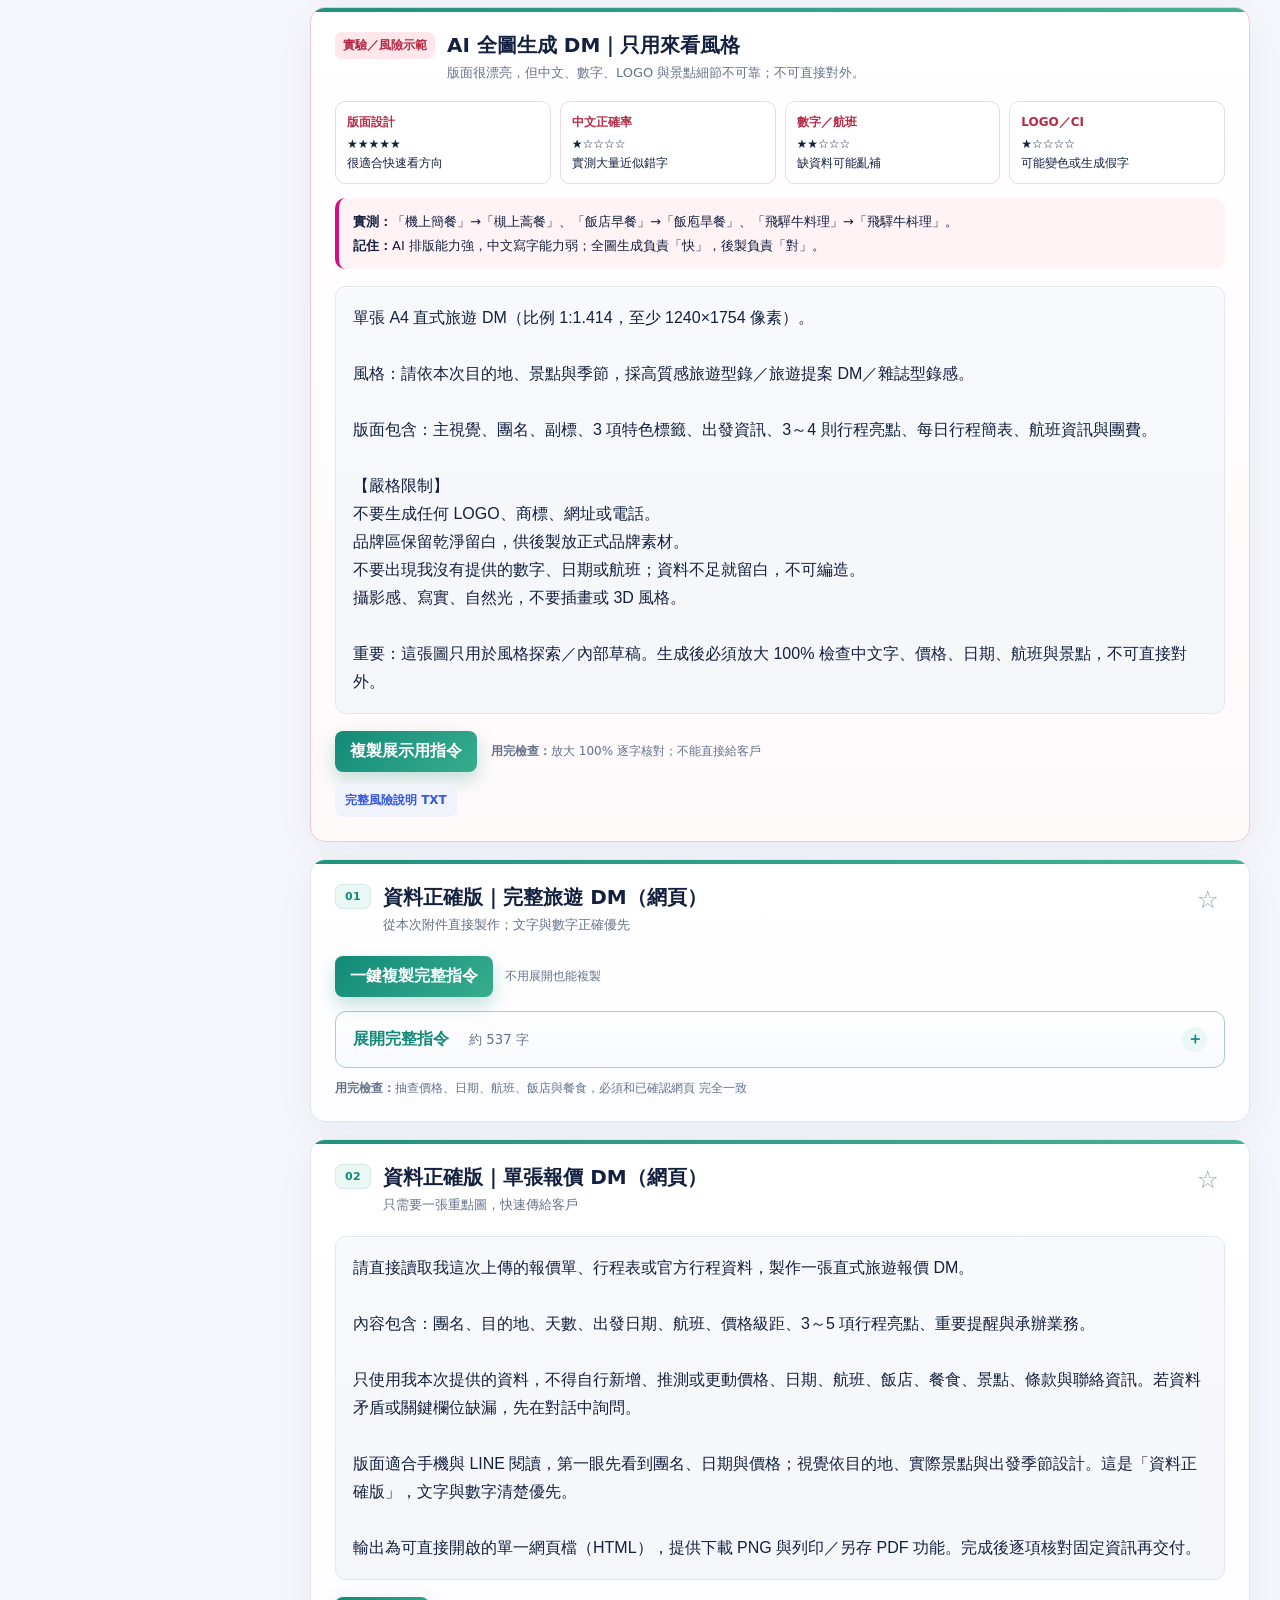
<file: prompts/index.html>
<!doctype html>
<html lang="zh-Hant">
<head>
  <meta charset="utf-8">
  <meta name="viewport" content="width=device-width,initial-scale=1,viewport-fit=cover">
  <meta name="robots" content="noindex,nofollow,noarchive">
  <meta name="theme-color" content="#101a39">
  <title>與 AI 交朋友｜指令工具箱</title>
  <link rel="icon" href="../favicon.ico?v=20260827" sizes="any">
  <link rel="icon" type="image/svg+xml" href="../favicon.svg?v=20260827">
  <link rel="shortcut icon" type="image/x-icon" href="../favicon.ico?v=20260827">
  <style>*{box-sizing:border-box}body{margin:0;min-height:100vh;display:grid;place-items:center;background:#f4f6fb;color:#13203f;font-family:"Microsoft JhengHei","Noto Sans TC",system-ui,sans-serif}.loading{width:min(520px,calc(100% - 36px));padding:30px;border:1px solid #dfe5f0;border-radius:20px;background:#fff;box-shadow:0 18px 48px #1e2d5a12;text-align:center}.mark{display:grid;place-items:center;width:46px;height:46px;margin:0 auto 15px;border-radius:13px;background:linear-gradient(135deg,#3658df,#7658e8);color:#fff;font-weight:900}.loading h1{margin:0;font-size:24px}.loading p{color:#66728a}.loading a{color:#3658df;font-weight:900}</style>
</head>
<body>
<div class="loading" id="loading"><div class="mark">AI</div><h1>正在開啟指令大全</h1><p>載入既有指令與課堂分類導覽…</p><noscript><p>瀏覽器未啟用 JavaScript，請 <a href="content.html">直接開啟既有指令內容</a>。</p></noscript></div>
<script>
(function(){
const ui=`
/* Fixed / sticky navigation shell — prompt content stays unchanged */
.side-home{margin-bottom:5px!important;color:var(--blue)!important;background:#eef2ff!important}.side-home span{background:#fff!important;color:var(--blue)!important}
.section-head>span{transform:none!important}
@media(min-width:961px){.layout{display:block!important;width:min(1220px,calc(100% - 30px))!important;padding-left:280px!important;position:relative!important}.layout>main{width:100%!important;min-width:0!important}.side{position:fixed!important;z-index:18!important;top:98px!important;left:max(15px,calc((100vw - 1220px)/2))!important;width:250px!important;max-height:calc(100vh - 116px)!important;overflow-y:auto!important;overscroll-behavior:contain;scrollbar-width:thin;scrollbar-color:#c5cde0 transparent}.side:after{content:"";position:sticky;display:block;bottom:-14px;height:20px;margin:3px -13px -13px;background:linear-gradient(transparent,#ffffffee);pointer-events:none}.hero{padding-left:max(310px,calc((100vw - 1220px)/2 + 280px))!important}.hero p{max-width:820px!important}}
@media(max-width:960px){.layout{width:100%!important;max-width:100%!important;padding:0 12px!important;margin:0 auto 65px!important;display:block!important}.side{position:sticky!important;top:78px!important;z-index:19!important;display:flex!important;grid-template-columns:none!important;gap:7px!important;width:calc(100% + 24px)!important;max-width:none!important;margin:0 -12px 28px!important;padding:9px 12px!important;border-radius:0 0 16px 16px!important;overflow-x:auto!important;overflow-y:hidden!important;white-space:nowrap!important;scroll-snap-type:x proximity;box-shadow:0 10px 26px #1e2d5a18!important;background:#ffffffee!important;backdrop-filter:blur(15px);-webkit-backdrop-filter:blur(15px);scrollbar-width:none}.side::-webkit-scrollbar{display:none}.side b{display:none!important}.side a{flex:0 0 auto!important;min-height:42px!important;white-space:nowrap!important;padding:9px 11px!important;border:1px solid #e2e7f1!important;border-radius:999px!important;background:#fff!important;scroll-snap-align:center;box-shadow:0 3px 12px #1e2d5a0b!important}.side a span{width:25px!important;height:25px!important;flex:0 0 25px!important;border-radius:999px!important}.side a.on{background:linear-gradient(90deg,#e9edff,#f3efff)!important;border-color:#cdd6ff!important;box-shadow:0 5px 16px #465ed321!important}.side-home{order:-1}.prompt-section{scroll-margin-top:145px!important}}
@media(max-width:800px){.side{top:0!important}.prompt-section{scroll-margin-top:70px!important}}
`;
const helper=`<script>(function(){var side=document.querySelector('.side');if(side){var watch=new MutationObserver(function(){if(window.innerWidth>960)return;var active=side.querySelector('a.on');if(active){side.scrollTo({left:Math.max(0,active.offsetLeft-side.clientWidth/2+active.clientWidth/2),behavior:'smooth'})}});side.querySelectorAll('a[href^="#"]').forEach(function(a){watch.observe(a,{attributes:true,attributeFilter:['class']})})}if(location.hash){setTimeout(function(){var target=document.querySelector(location.hash);if(target)target.scrollIntoView()},80)}})();<\/script>`;
fetch('content.html?v=20260905-slide-background-order-v2',{cache:'no-cache'}).then(function(r){if(!r.ok)throw new Error('load');return r.text()}).then(function(html){html=html.replace('</style>',ui+'\n</style>');html=html.replace('<nav class="side">','<nav class="side"><a class="side-home" href="../"><span>⌂</span>課堂首頁</a>');html=html.replace('</body>','<script src="project-v4.js?v=20260902-project-v4"><\/script><script src="prompt-cleanup-v5.js?v=20260902-prompt-cleanup-v5"><\/script><script src="prompt-final-v6.js?v=20260902-prompt-final-v6"><\/script><script src="project-student-v7.js?v=20260902-project-ui-v11"><\/script><script src="project-copy-v9.js?v=20260902-project-ui-v11"><\/script><script src="slide-background-v1.js?v=20260905-order-v2"><\/script>'+helper+'</body>');document.open();document.write(html);document.close()}).catch(function(){document.getElementById('loading').innerHTML='<div class="mark">!</div><h1>指令內容載入失敗</h1><p>請重新整理，或 <a href="content.html">直接開啟既有指令內容</a>。</p>'});
})();
</script>
</body>
</html>
</file>
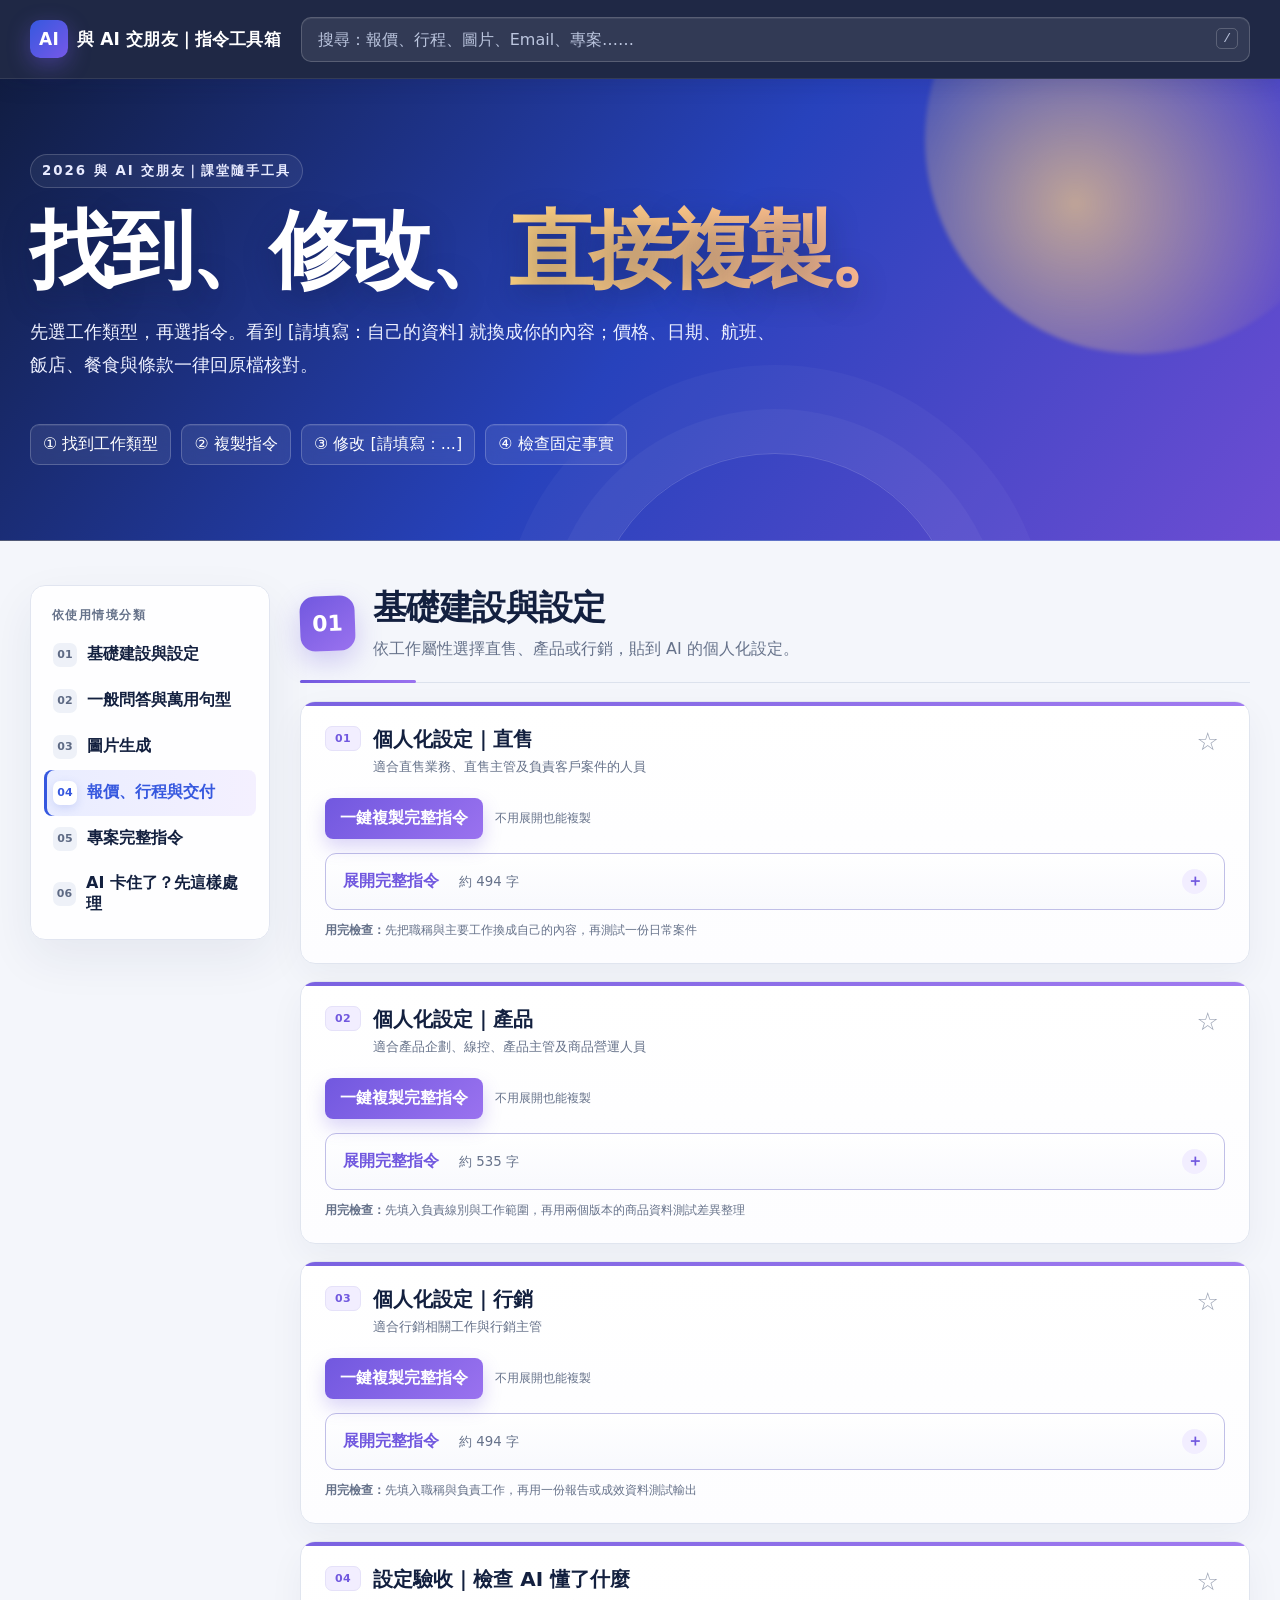
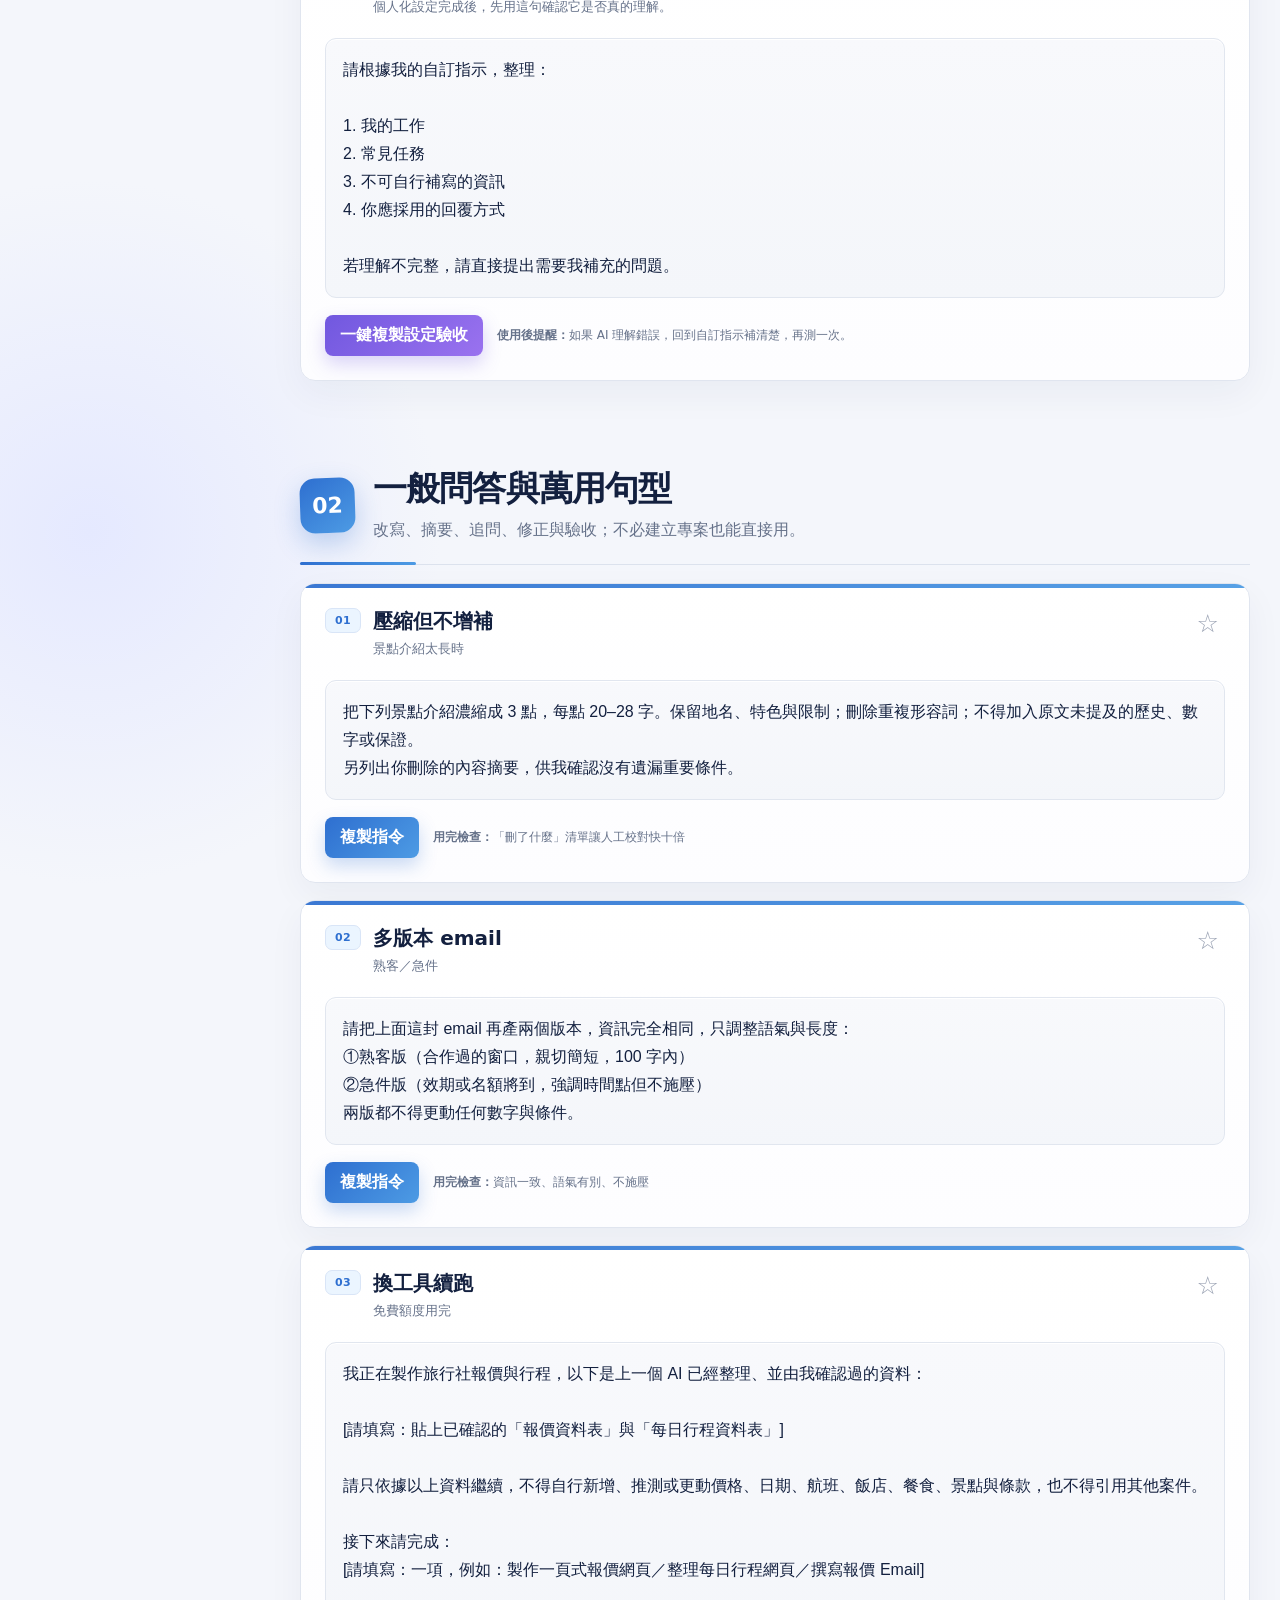
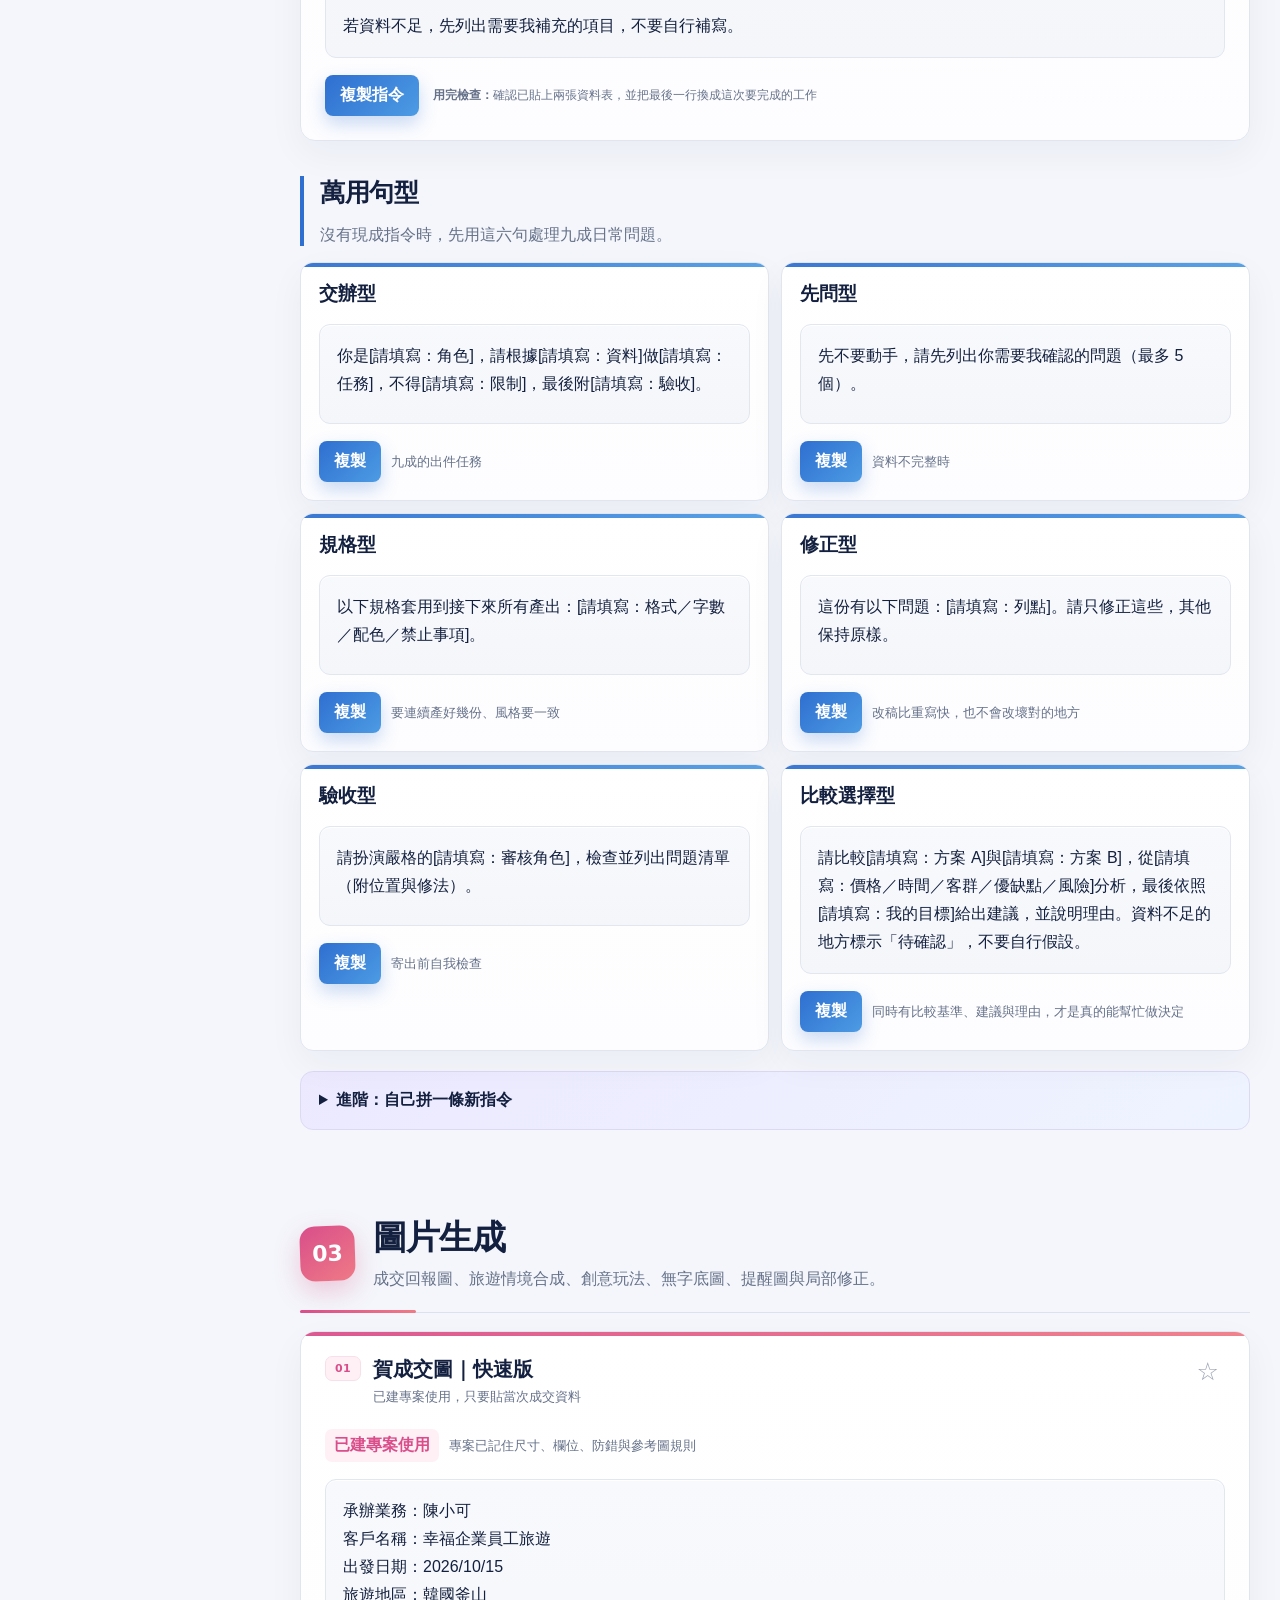
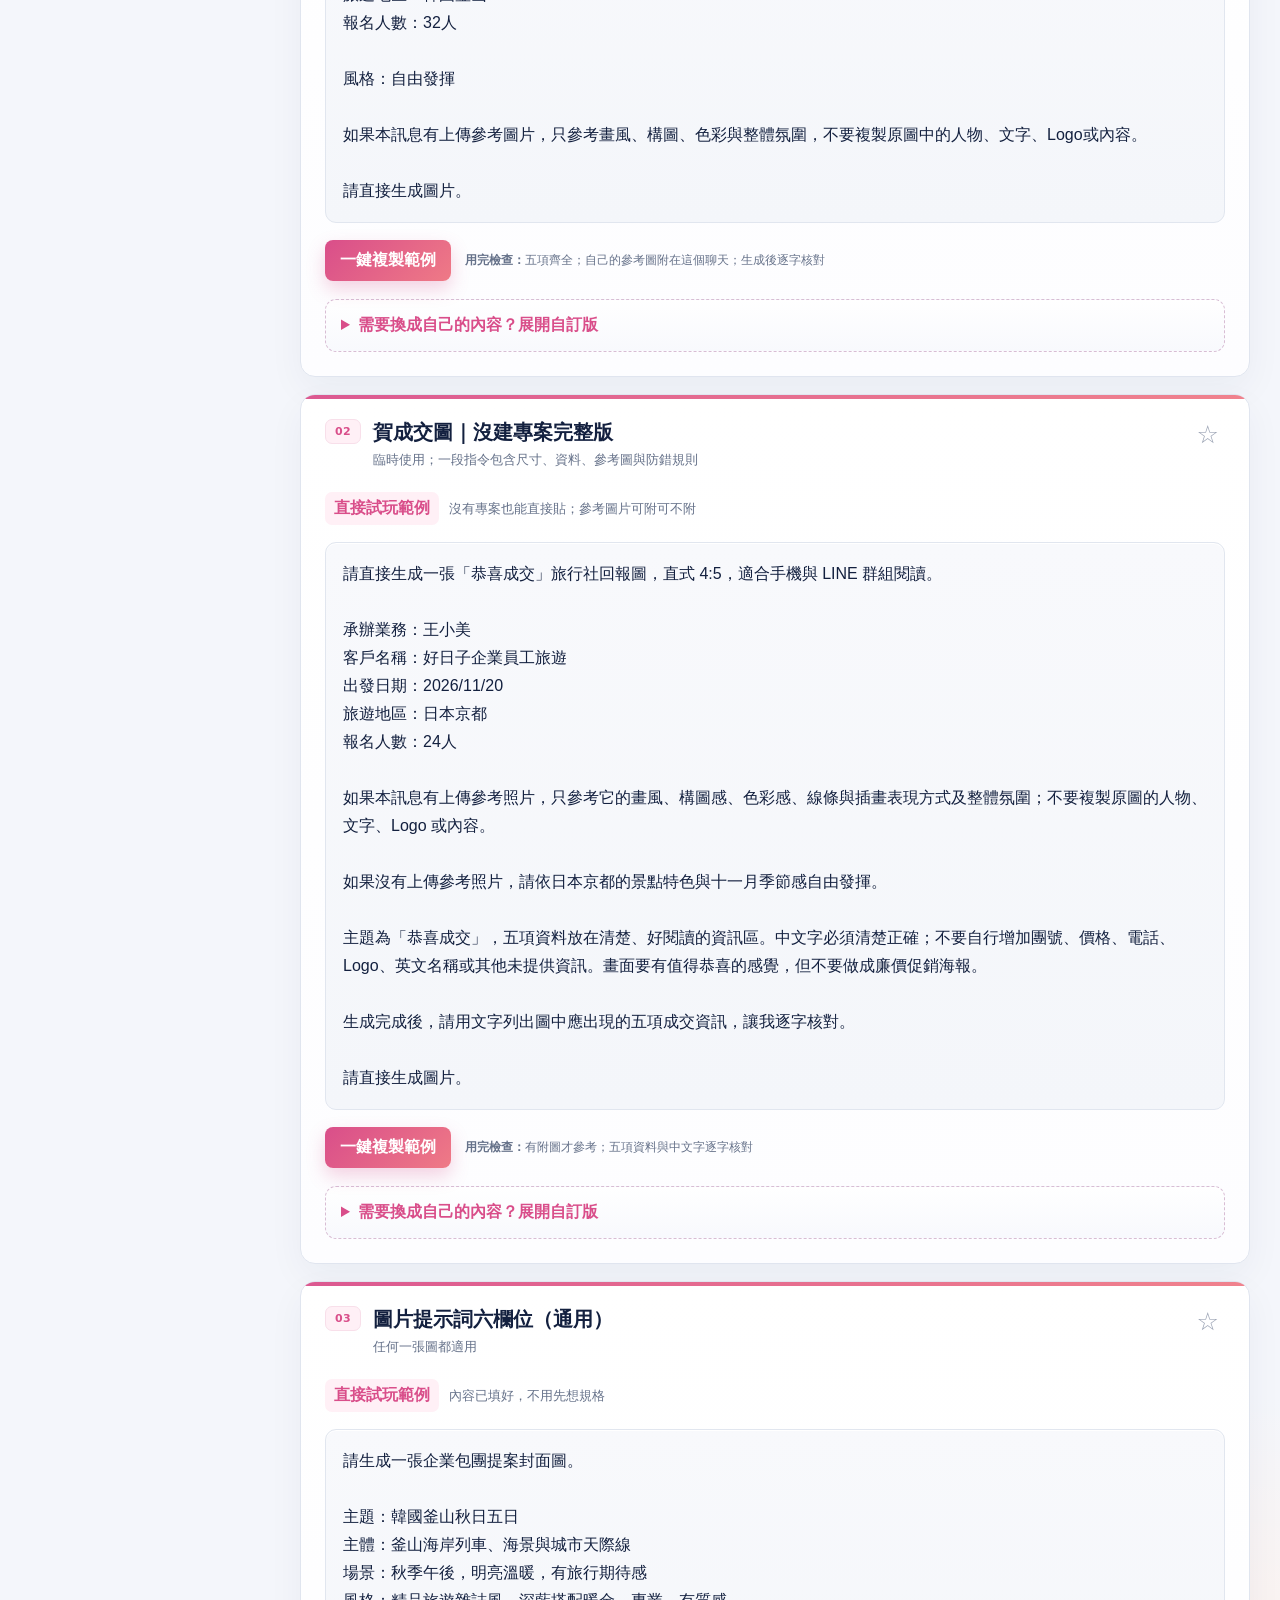
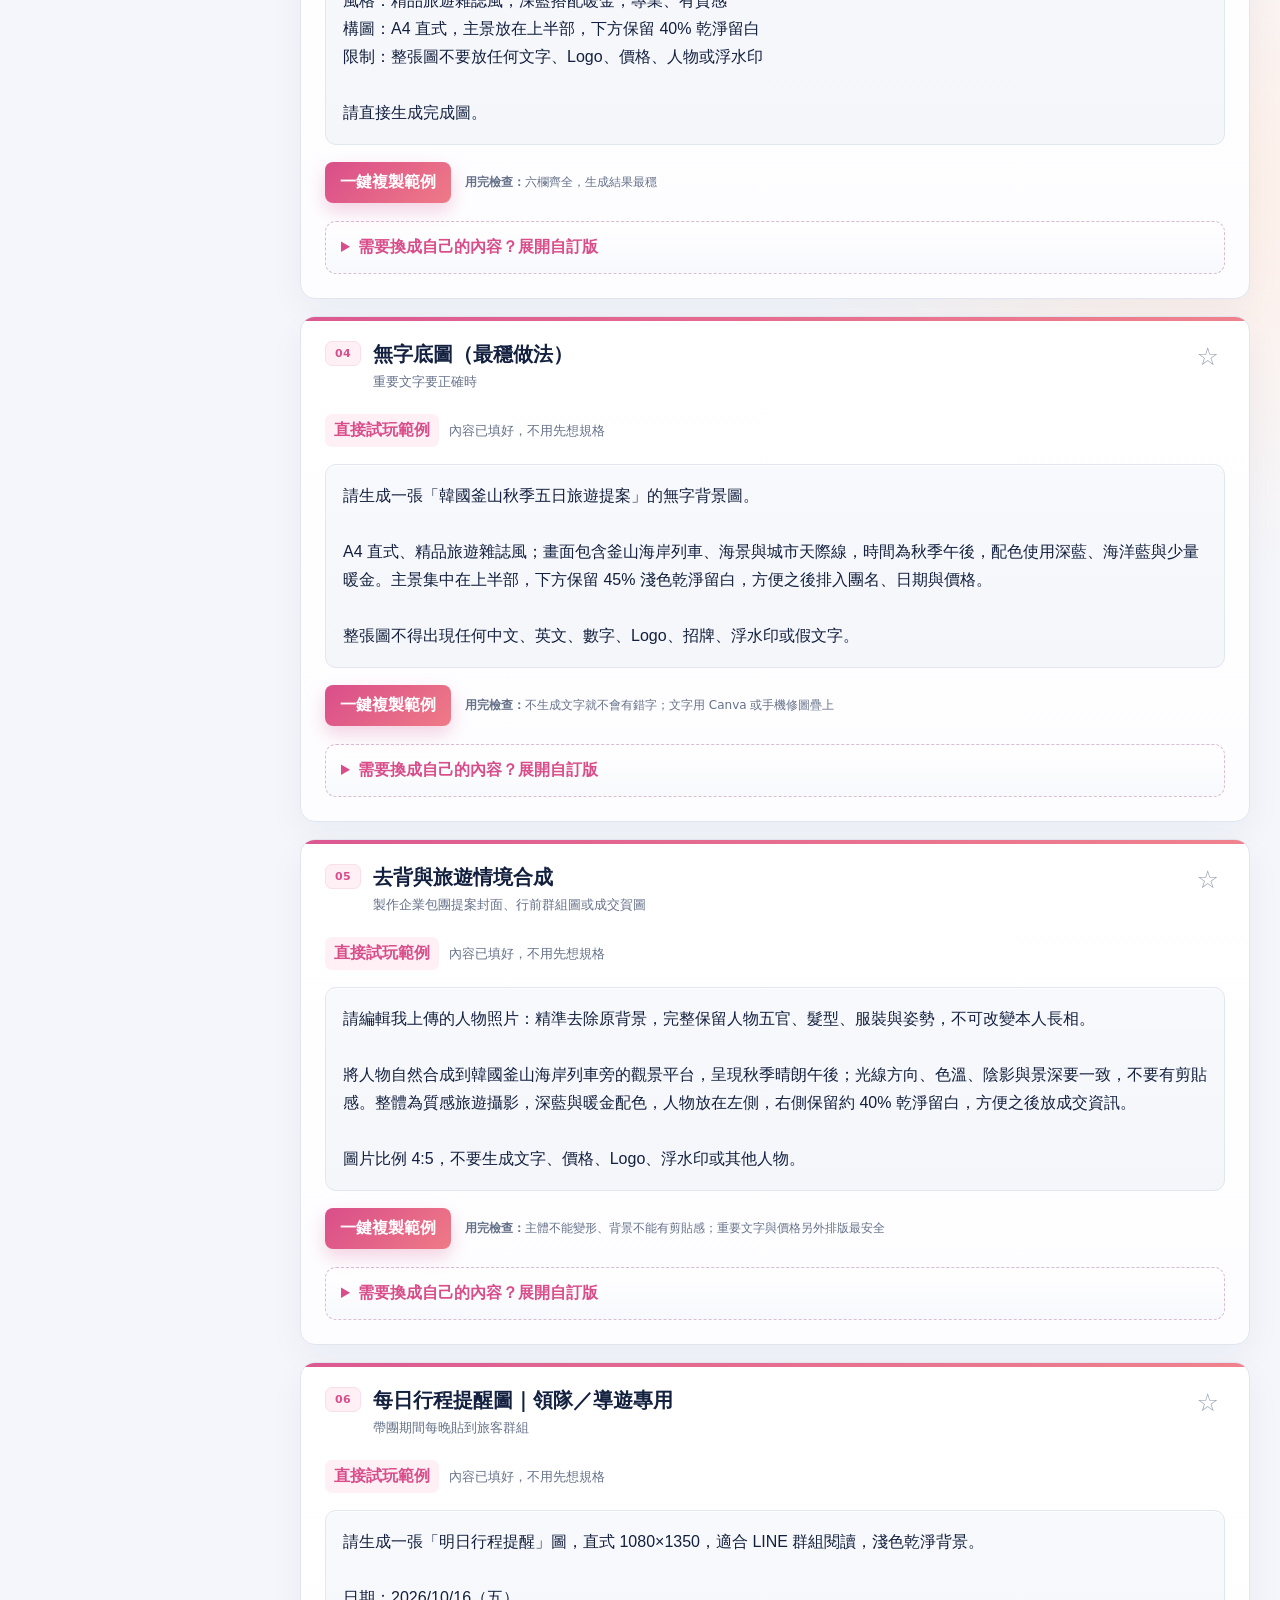
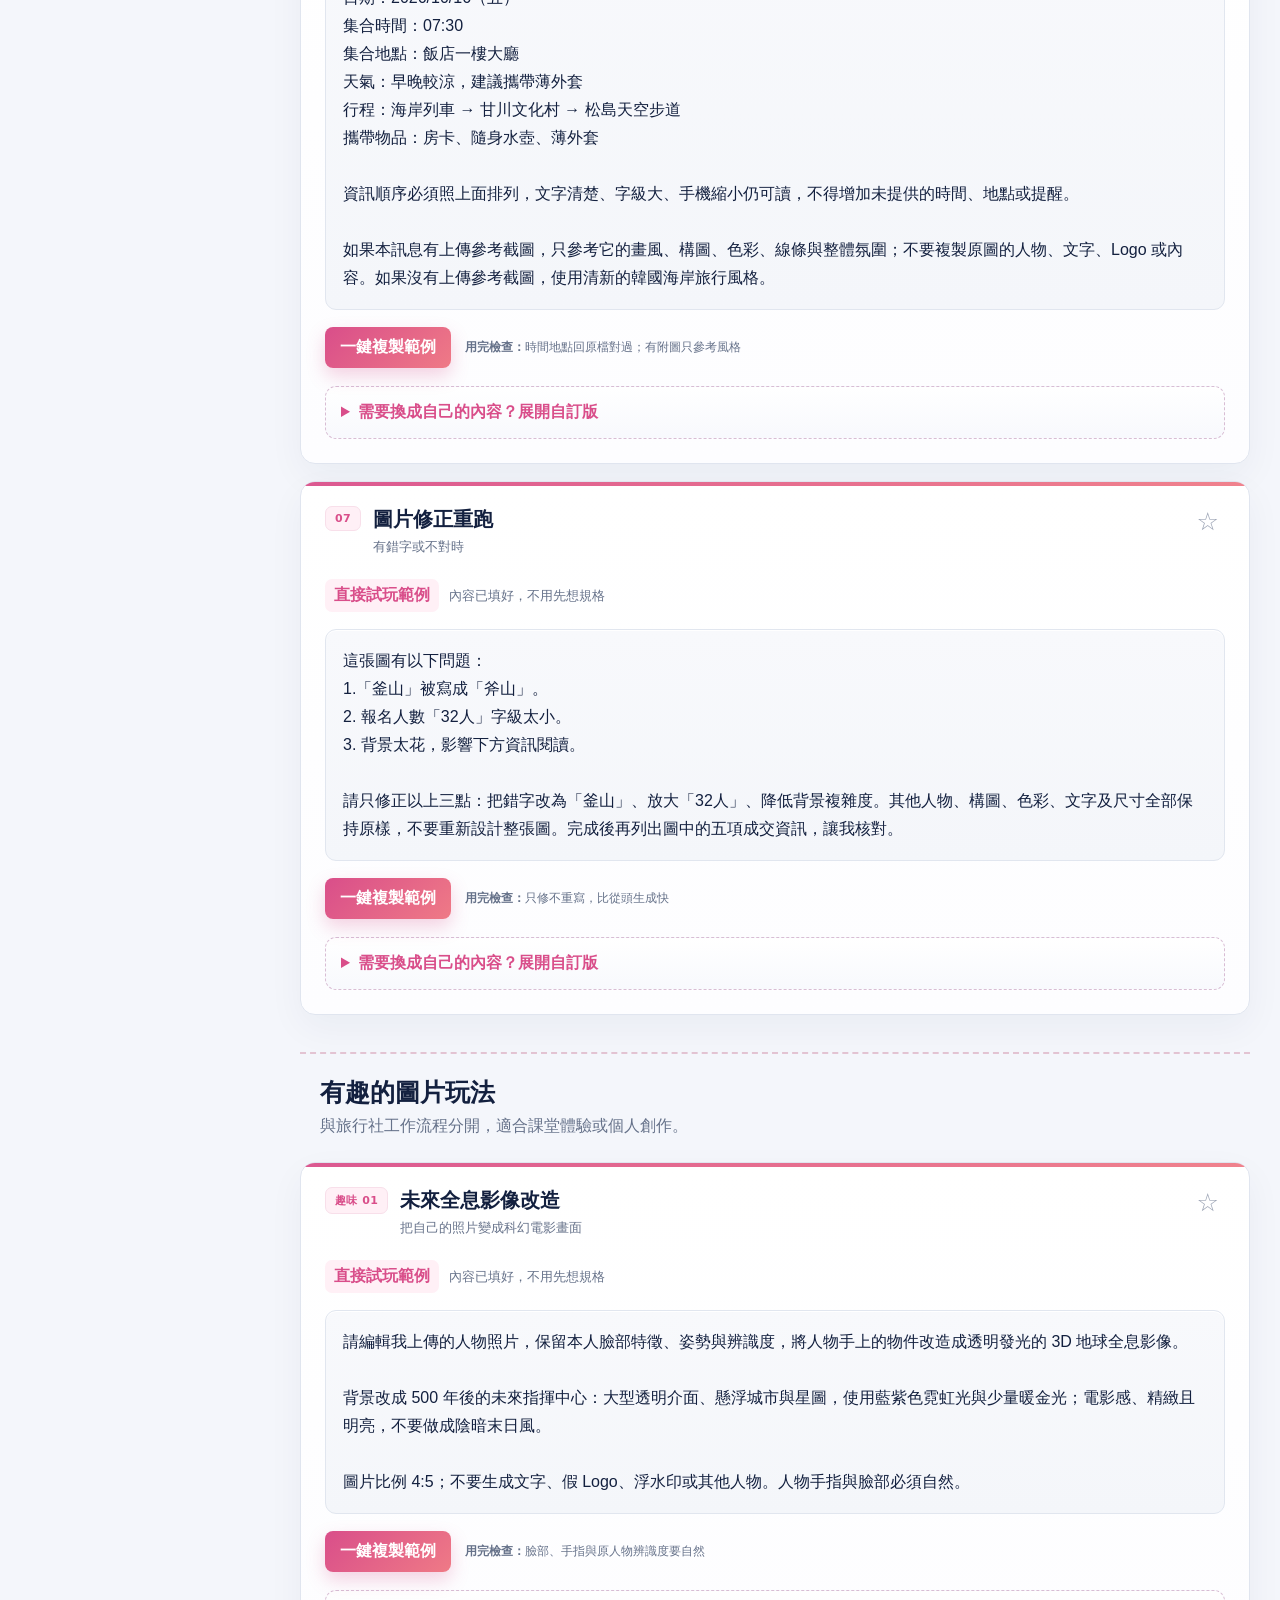
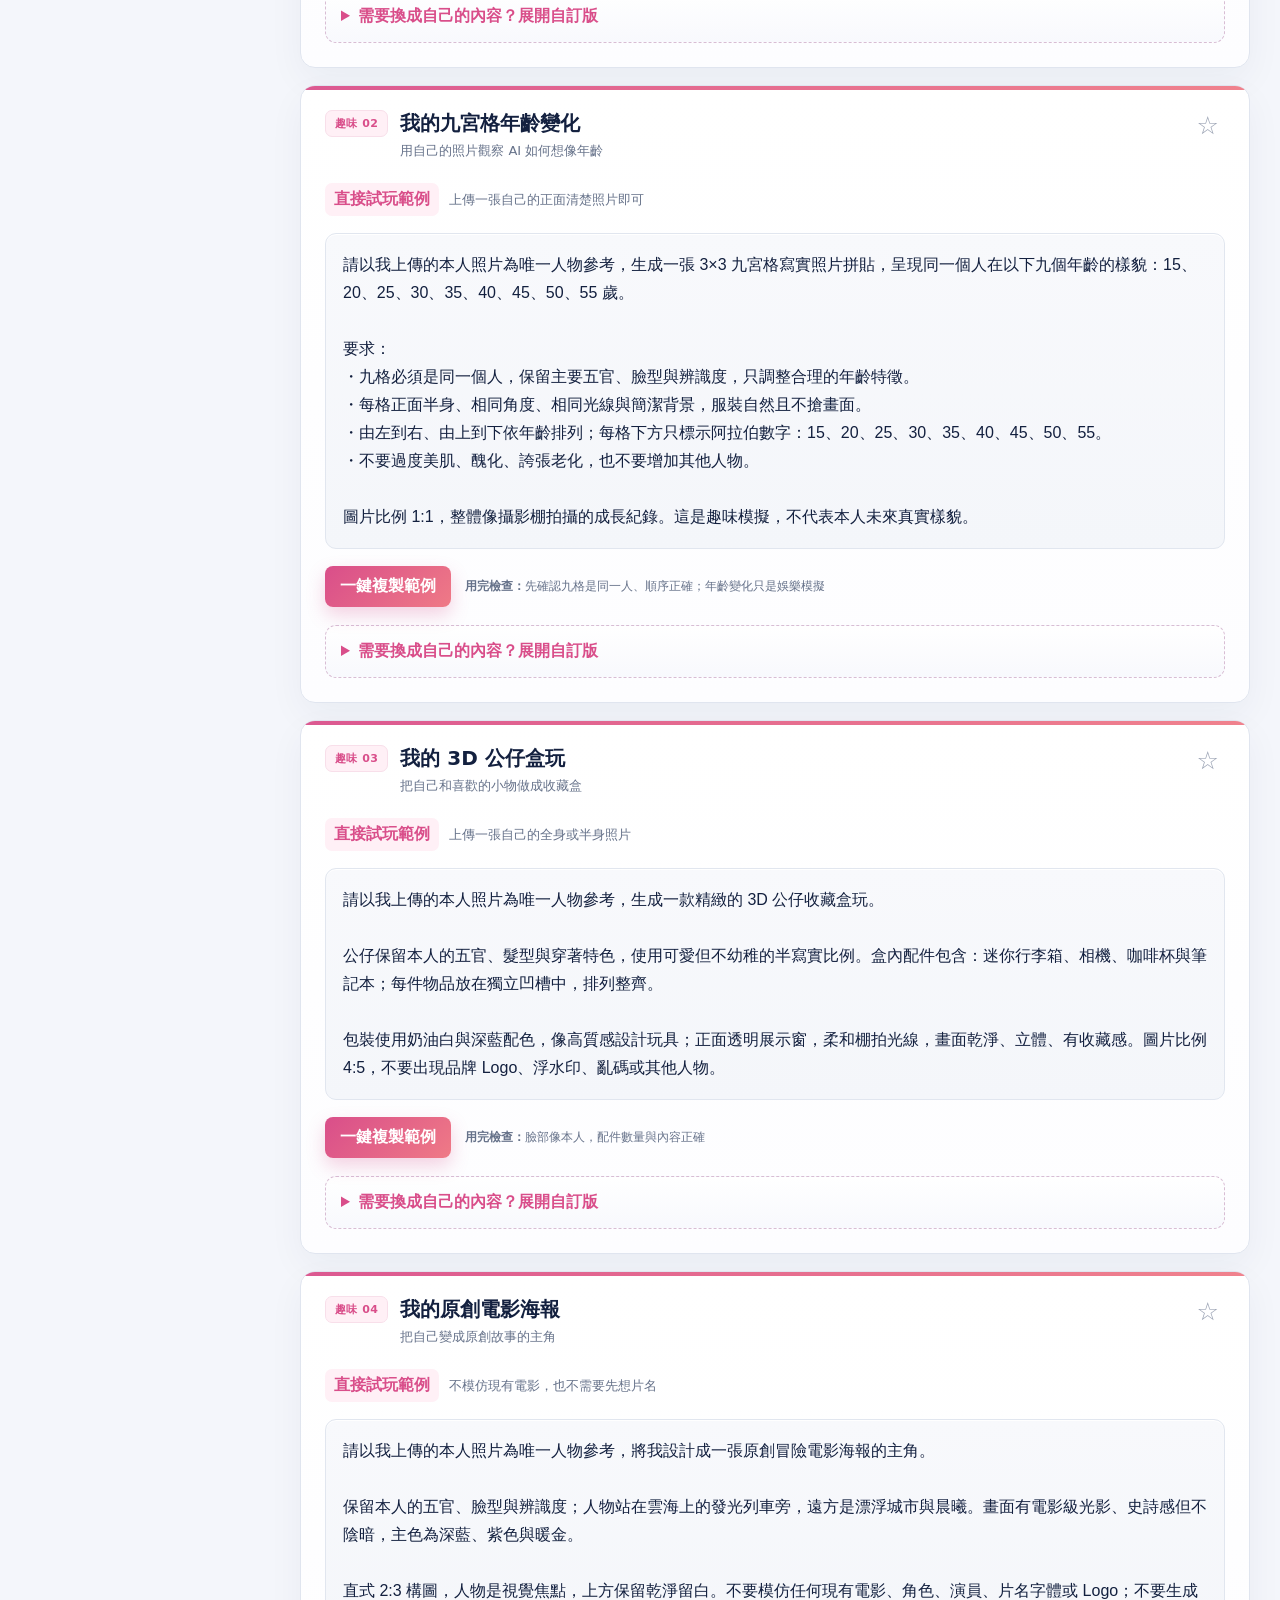
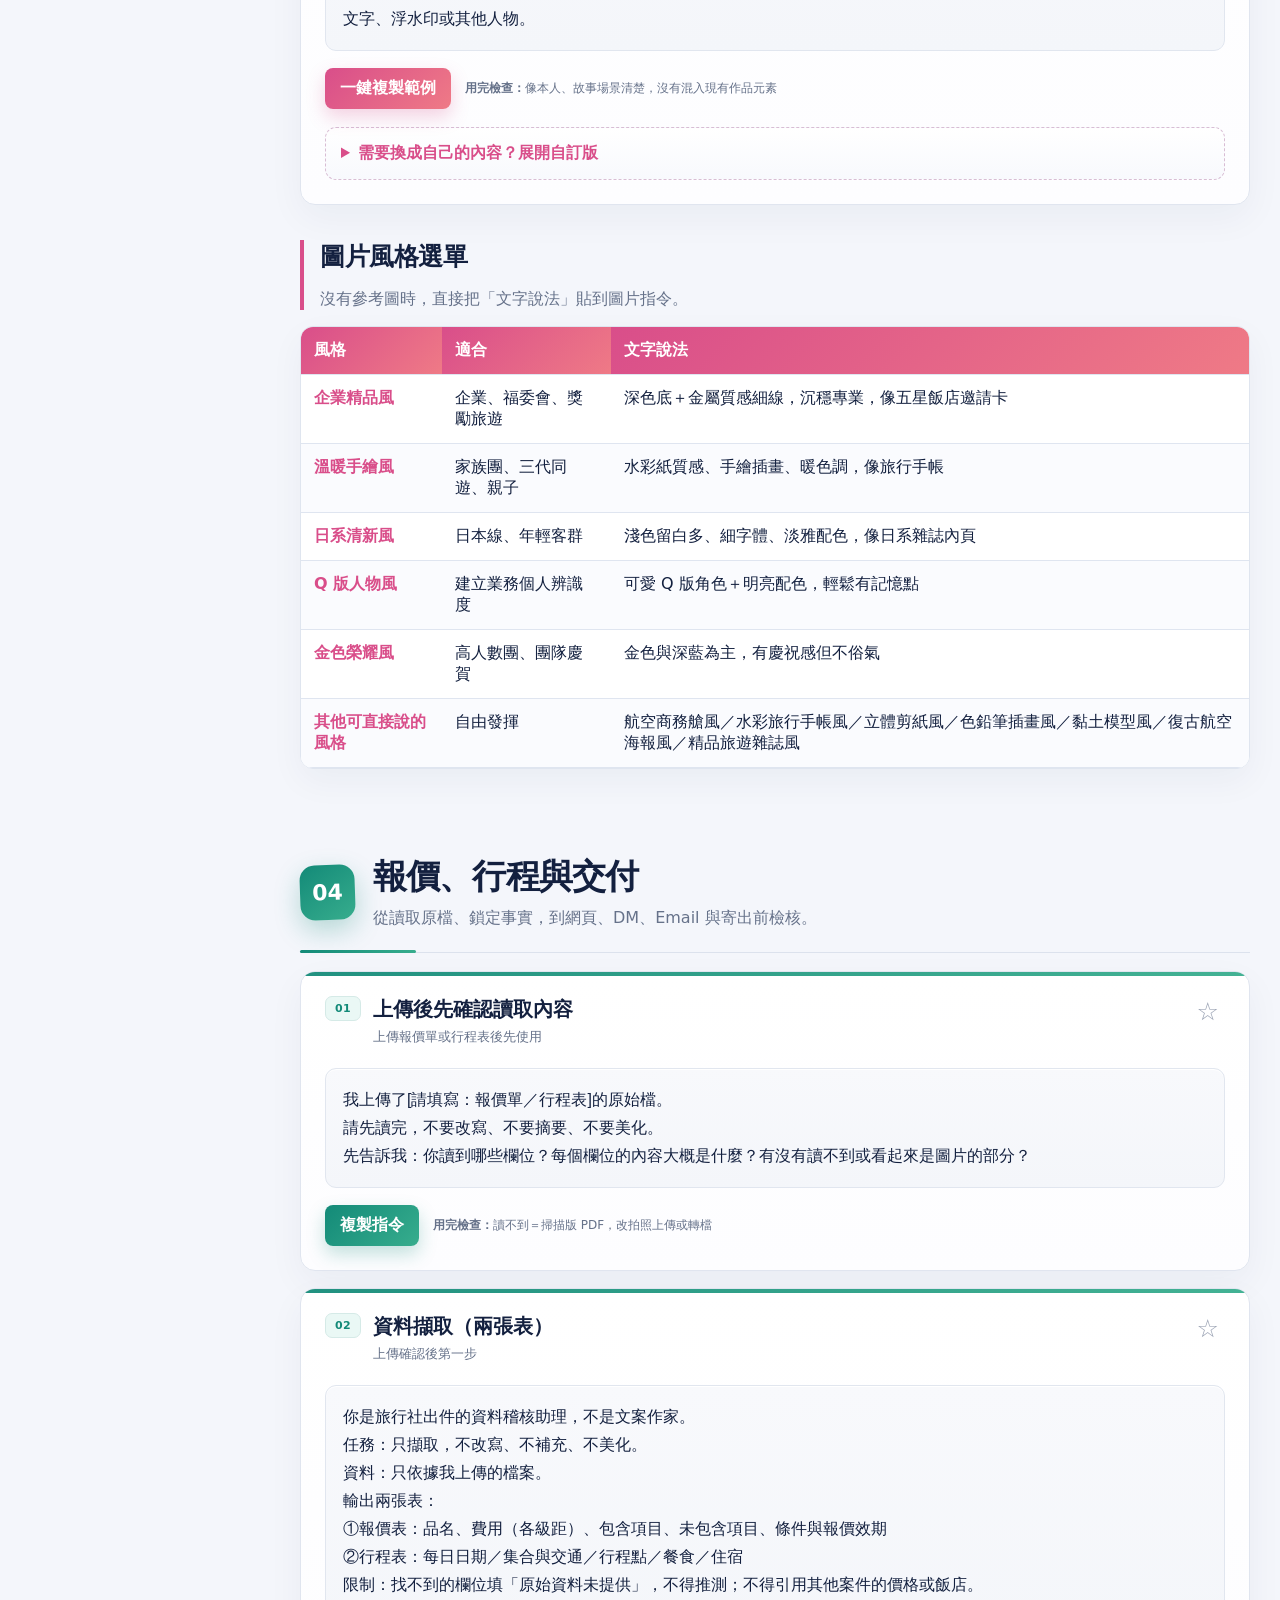
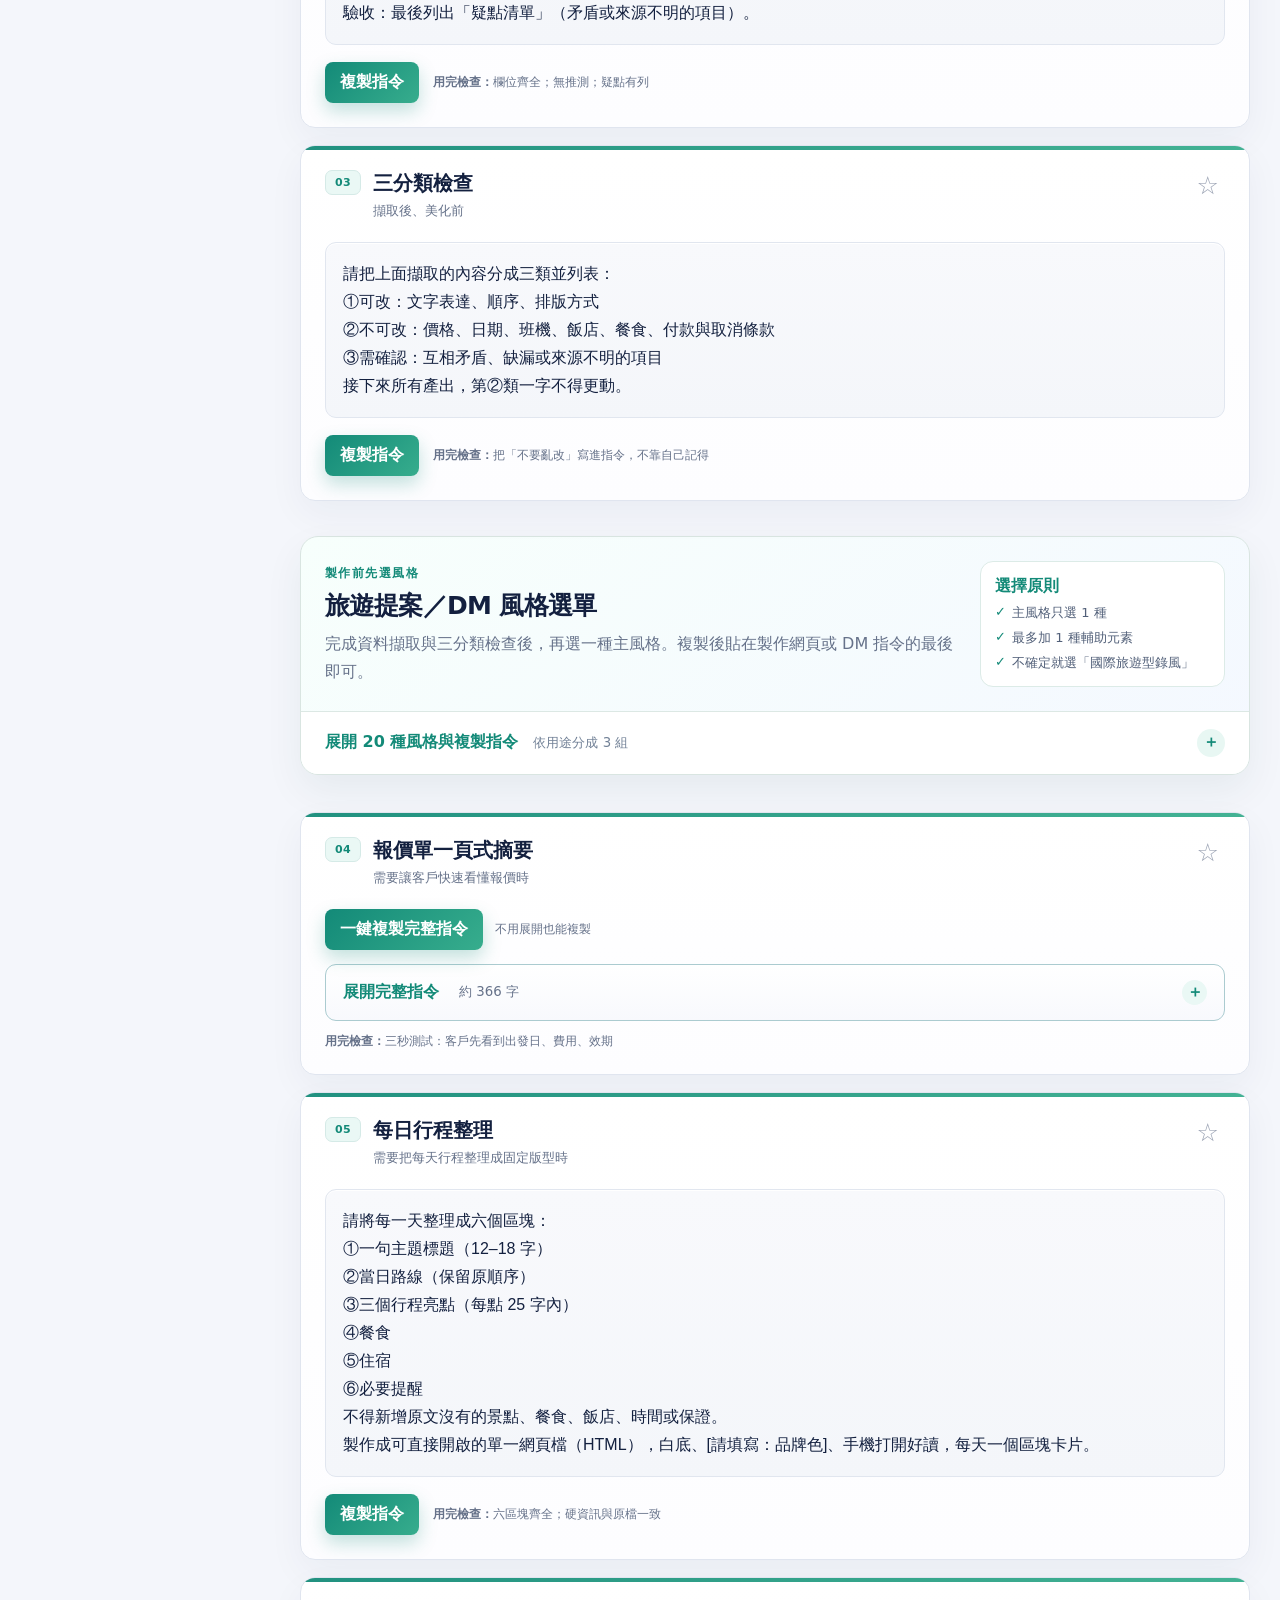
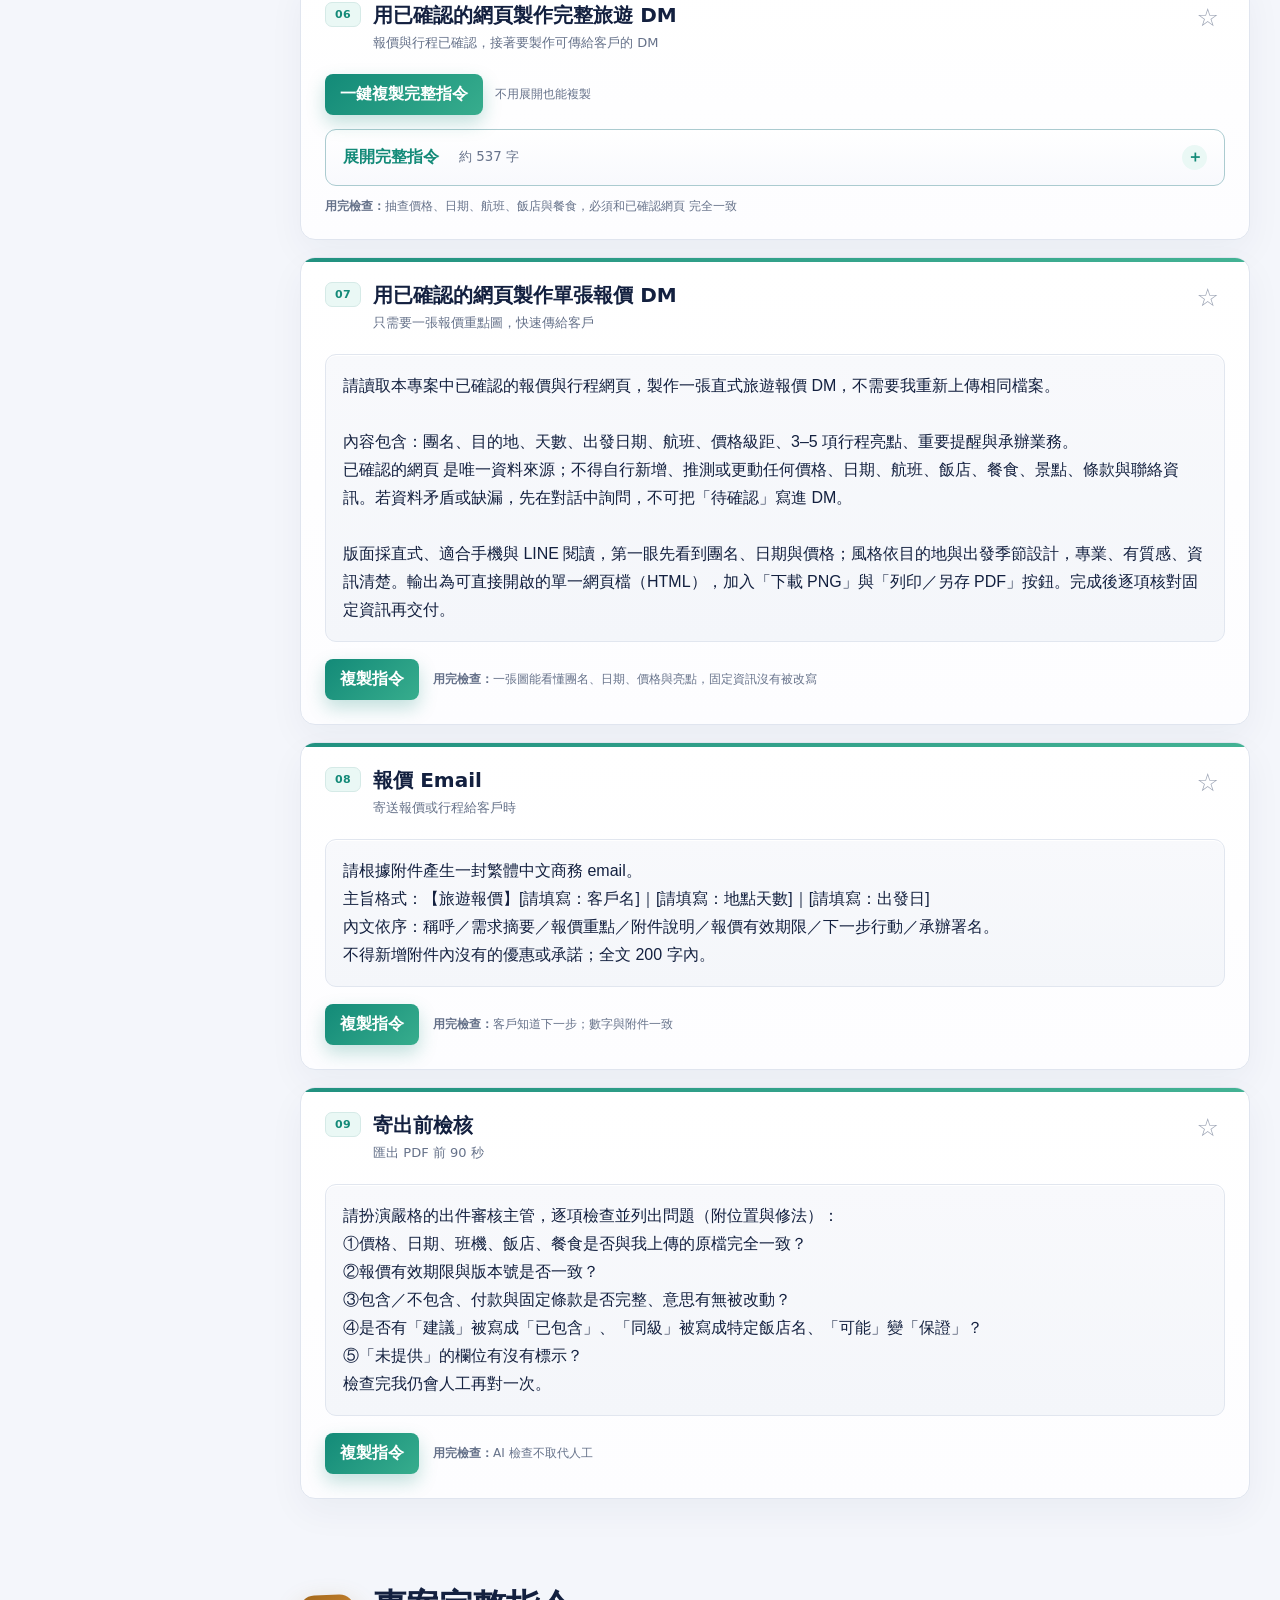
<file: prompts/content.html>
<!doctype html><html lang="zh-Hant"><head><meta charset="utf-8"><meta name="viewport" content="width=device-width,initial-scale=1,viewport-fit=cover"><meta name="robots" content="noindex,nofollow,noarchive"><title>與 AI 交朋友｜指令工具箱</title><link rel="icon" href="/ai/favicon.ico?v=20260827" sizes="any"><link rel="icon" type="image/svg+xml" href="/ai/favicon.svg?v=20260827"><link rel="shortcut icon" type="image/x-icon" href="/ai/favicon.ico?v=20260827"><style>
:root{--ink:#111d38;--blue:#2945d3;--violet:#7358e8;--gold:#ffc969;--paper:#f5f6fb;--line:#dfe3ef;--muted:#657087;--pink:#e4007f;--green:#16805a}*{box-sizing:border-box}html{scroll-behavior:smooth}body{margin:0;background:var(--paper);color:var(--ink);font-family:"Microsoft JhengHei","Noto Sans TC",system-ui,sans-serif}button,input{font:inherit}button,a{cursor:pointer}.top{position:sticky;top:0;z-index:20;background:#101c42;color:white;box-shadow:0 5px 20px #111a3d22}.top-inner{width:min(1220px,calc(100% - 30px));margin:auto;min-height:72px;display:flex;align-items:center;gap:20px}.brand{color:white;text-decoration:none;font-weight:900;white-space:nowrap}.brand b{display:inline-grid;place-items:center;width:38px;height:38px;margin-right:9px;border-radius:10px;background:linear-gradient(135deg,var(--blue),var(--violet))}.search{position:relative;flex:1}.search input{width:100%;padding:12px 48px 12px 16px;border:1px solid #ffffff25;border-radius:10px;background:#ffffff12;color:white}.search input::placeholder{color:#bcc6df}.search kbd{position:absolute;right:12px;top:11px;padding:2px 6px;border:1px solid #ffffff33;border-radius:5px;color:#bac3dc}.top a.back{color:var(--gold);text-decoration:none;font-size:13px;font-weight:800}.hero{padding:75px max(20px,calc((100vw - 1220px)/2));color:white;background:radial-gradient(circle at 82% 20%,#ffc96966,transparent 22%),linear-gradient(135deg,#101c42,#2d46c5 60%,#654bce)}.hero small{font-weight:900;letter-spacing:.15em;color:#cdd5ff}.hero h1{font-size:clamp(48px,7vw,84px);line-height:1.05;letter-spacing:-.05em;margin:18px 0}.hero h1 em{font-style:normal;color:var(--gold)}.hero p{max-width:750px;font-size:18px;line-height:1.8;color:#e3e7ff}.how{display:flex;gap:10px;flex-wrap:wrap;margin-top:25px}.how span{padding:9px 12px;border:1px solid #ffffff33;border-radius:9px;background:#ffffff12}.layout{width:min(1220px,calc(100% - 30px));margin:35px auto 90px;display:grid;grid-template-columns:240px 1fr;gap:25px;align-items:start}.side{position:sticky;top:92px;padding:14px;background:white;border:1px solid var(--line);border-radius:15px}.side b{display:block;padding:8px;color:var(--muted);font-size:12px;letter-spacing:.12em}.side a{display:flex;gap:10px;align-items:center;padding:11px 9px;border-radius:8px;color:var(--ink);text-decoration:none;font-weight:800}.side a:hover,.side a.on{background:#edf0ff;color:var(--blue)}.side a span{display:grid;place-items:center;width:24px;height:24px;border-radius:7px;background:#e5e8f4;font-size:11px}.status{padding:12px;margin-top:10px;background:#fff8e6;border-radius:9px;color:#715723;font-size:12px;line-height:1.6}.prompt-section{scroll-margin-top:95px;margin-bottom:85px}.section-head{display:flex;gap:18px;align-items:center;padding-bottom:18px;border-bottom:3px solid var(--ink);margin-bottom:18px}.section-head>span{display:grid;place-items:center;width:55px;height:55px;border-radius:15px;background:var(--ink);color:white;font-size:22px;font-weight:900}.section-head h2{font-size:34px;margin:0}.section-head p{margin:5px 0 0;color:var(--muted)}.cards{display:grid;gap:14px}.prompt-card{padding:22px;background:white;border:1px solid var(--line);border-radius:15px}.card-top{display:flex;align-items:flex-start;gap:12px}.code{padding:5px 9px;border-radius:7px;background:var(--pink);color:white;font-size:12px;font-weight:900}.card-top>div{flex:1}.card-top h3{font-size:20px;margin:0}.card-top p{margin:5px 0;color:var(--muted);font-size:13px}.bookmark{border:0;background:transparent;font-size:25px;color:#9ba3b4}.bookmark.saved{color:var(--gold)}pre{margin:17px 0;padding:17px;border:1px solid var(--line);border-radius:11px;background:#f5f6fa;white-space:pre-wrap;word-break:break-word;font-family:"Microsoft JhengHei","Noto Sans TC",sans-serif;line-height:1.75}.card-foot{display:flex;align-items:center;gap:14px}.copy{padding:10px 15px;border:0;border-radius:8px;background:var(--ink);color:white;font-weight:900}.copy.done{background:var(--green)}.card-foot span{color:var(--muted);font-size:12px}.example-label{display:flex;align-items:center;gap:10px;margin-top:18px;color:var(--green)}.example-label b{padding:6px 9px;border-radius:7px;background:#e5f7ef}.example-label span{color:var(--muted);font-size:13px}details.custom-prompt{margin-top:18px;padding:15px;border:1px dashed #b8bfd1;border-radius:11px;background:#fafbfe}details.custom-prompt summary{cursor:pointer;font-weight:900;color:var(--blue)}details.custom-prompt .copy{margin-top:0}.subhead{margin:35px 0 15px}.subhead h3{font-size:25px;margin:0}.subhead p{color:var(--muted)}.mini-grid{display:grid;grid-template-columns:1fr 1fr;gap:12px}.mini-card{padding:18px;background:white;border:1px solid var(--line);border-radius:13px}.mini-card h3{margin:0}.mini-card pre{min-height:100px}.mini-card small{margin-left:10px;color:var(--muted)}.help-grid{grid-template-columns:repeat(3,1fr)}.help-card pre{min-height:330px}.help-table th:first-child{min-width:190px}.help-table td{min-width:250px}details.parts{margin-top:20px;padding:18px;background:#ece9fb;border-radius:13px}details.parts summary{cursor:pointer;font-weight:900}.parts-grid{display:grid;grid-template-columns:1fr 1fr;gap:10px;margin-top:15px}.part{padding:15px;background:white;border-radius:10px}.part p{color:var(--muted);font-size:12px}.part div{line-height:1.7}.table-wrap{overflow:auto;border-radius:13px;border:1px solid var(--line)}table{width:100%;border-collapse:collapse;background:white}th,td{padding:13px;text-align:left;border-bottom:1px solid var(--line);vertical-align:top}thead th{background:var(--ink);color:white}tbody th{color:var(--violet)}.empty{display:none;padding:60px;text-align:center;background:white;border-radius:15px}.hidden{display:none!important}footer{padding:50px max(20px,calc((100vw - 1220px)/2));background:var(--ink);color:white}footer p{color:#abb5ce}@media(max-width:800px){.top-inner{flex-wrap:wrap;padding:12px 0}.search{order:3;flex-basis:100%}.layout{grid-template-columns:1fr}.side{position:relative;top:0;display:flex;overflow:auto}.side b,.status{display:none}.side a{white-space:nowrap}.mini-grid,.parts-grid,.help-grid{grid-template-columns:1fr}.card-foot{align-items:flex-start;flex-direction:column}.example-label{align-items:flex-start;flex-direction:column}.help-card pre{min-height:0}}@media(max-width:500px){.hero{padding-top:45px}.section-head h2{font-size:27px}.prompt-card{padding:16px}pre{font-size:14px}}
.cards-subhead{padding:22px 20px 8px;border-top:2px dashed #e3c4d3}.cards-subhead h3{margin:0;font-size:25px}.cards-subhead p{margin:7px 0 0;color:var(--muted)}.fun-subhead{order:99;margin-top:20px}.fun-card{order:100}.fun-card .code{white-space:nowrap}
/* Responsive and long-prompt refinements */
html,body{max-width:100%;overflow-x:hidden}main,.prompt-section,.prompt-card,.copy-block{min-width:0;max-width:100%}pre{max-width:100%;overflow-x:auto;overflow-wrap:anywhere}.table-wrap{max-width:100%;-webkit-overflow-scrolling:touch}.long-actions{display:flex;align-items:center;gap:12px;margin-top:17px}.long-actions span{color:var(--muted);font-size:12px}details.long-prompt{margin-top:14px;border:1px solid var(--line);border-radius:11px;background:#f8f9fd;overflow:hidden}details.long-prompt summary{display:flex;justify-content:space-between;align-items:center;gap:12px;padding:15px 17px;cursor:pointer;color:var(--blue);font-weight:900}details.long-prompt summary small{color:var(--muted);font-weight:400}details.long-prompt pre{margin:0;border:0;border-top:1px solid var(--line);border-radius:0}.check-only{margin-top:12px}
@media(max-width:800px){body{width:100%}.top{position:relative;padding-top:env(safe-area-inset-top)}.top-inner{width:100%;max-width:100%;padding:12px 14px;gap:10px}.brand{font-size:15px;white-space:normal}.brand b{width:34px;height:34px;margin-right:7px}.search{min-width:0}.search kbd{display:none}.search input{padding-right:14px}.hero{width:100%;padding:38px 18px 42px}.hero h1{font-size:clamp(38px,11vw,52px);letter-spacing:-.04em}.hero p{font-size:16px;line-height:1.75}.how{gap:8px}.how span{font-size:13px;padding:8px 10px}.layout{width:100%;max-width:100%;padding:0 12px;margin:18px auto 65px;display:block}.side{position:relative;top:0;width:100%;max-width:100%;display:grid;grid-template-columns:repeat(2,minmax(0,1fr));gap:7px;padding:9px;margin-bottom:28px;overflow:visible}.side b{display:block;grid-column:1/-1;padding:4px 6px}.side a{min-width:0;padding:9px 7px;white-space:normal;font-size:13px;line-height:1.35}.side a span{flex:0 0 24px}.section-head{gap:12px;align-items:flex-start}.section-head>span{width:48px;height:48px;flex:0 0 48px}.section-head h2{font-size:26px;line-height:1.25}.section-head p{font-size:13px;line-height:1.55}.prompt-section{margin-bottom:60px}.prompt-card{padding:15px;border-radius:13px}.card-top{gap:9px}.card-top h3{font-size:18px;line-height:1.4}pre{font-size:14px;line-height:1.7;padding:14px}.long-actions{align-items:stretch;flex-direction:column}.long-actions .copy{width:100%}details.long-prompt summary{padding:14px;font-size:14px}.help-table th:first-child{min-width:150px}.help-table td{min-width:220px}}
@media(max-width:380px){.side{grid-template-columns:1fr}.side b{grid-column:auto}.brand{font-size:14px}}
/* Premium travel-toolbox visual system */
:root{--ink:#13203f;--paper:#f4f6fb;--line:#dfe5f0;--muted:#66728a;--blue:#3658df;--violet:#7658e8;--gold:#ffd078}
body{background:
radial-gradient(circle at 7% 11%,#e5e9ff 0,transparent 22rem),
radial-gradient(circle at 94% 34%,#fff0e8 0,transparent 25rem),
var(--paper)}
.top{background:#101a39eF;backdrop-filter:blur(16px);-webkit-backdrop-filter:blur(16px);border-bottom:1px solid #ffffff18}
.top-inner{min-height:78px}.brand{display:flex;align-items:center;letter-spacing:.01em;font-size:17px}.brand b{box-shadow:0 7px 22px #7058e866}
.search input{border-color:#ffffff2f;background:#ffffff16;box-shadow:inset 0 1px 0 #ffffff12;transition:.2s ease}
.search input:focus{outline:0;border-color:#9caeff;background:#ffffff20;box-shadow:0 0 0 4px #7890ff26}
.hero{position:relative;isolation:isolate;overflow:hidden;min-height:435px;display:flex;flex-direction:column;justify-content:center;background:linear-gradient(128deg,#111d42 0%,#2742bc 51%,#6d4dd3 100%);border-bottom:1px solid #ffffff44}
.hero:before,.hero:after{content:"";position:absolute;z-index:-1;border-radius:999px;pointer-events:none}
.hero:before{width:430px;height:430px;right:-75px;top:-155px;background:radial-gradient(circle at 35% 65%,#ffd47fa8,transparent 62%);filter:blur(2px)}
.hero:after{width:370px;height:370px;left:46%;bottom:-285px;border:1px solid #ffffff2c;box-shadow:0 0 0 44px #ffffff0a,0 0 0 88px #ffffff08}
.hero small{width:max-content;padding:7px 11px;border:1px solid #ffffff2d;border-radius:999px;background:#ffffff0e;color:#e8ebff}
.hero h1{max-width:940px;text-shadow:0 10px 32px #10183b55}.hero h1 em{background:linear-gradient(90deg,#ffd37f,#ffb995);-webkit-background-clip:text;background-clip:text;color:transparent}
.hero p{margin-top:4px;color:#edf0ff}.how span{border-color:#ffffff35;background:#ffffff14;box-shadow:inset 0 1px 0 #ffffff14;backdrop-filter:blur(8px)}
.layout{margin-top:44px;gap:30px}.side{padding:13px;border-color:#e1e5f0;background:#ffffffda;box-shadow:0 18px 48px #1e2d5a12;backdrop-filter:blur(12px)}
.side a{position:relative;transition:transform .18s ease,background .18s ease,color .18s ease}.side a:hover{transform:translateX(3px)}.side a.on{background:linear-gradient(90deg,#e9edff,#f4f0ff);box-shadow:inset 3px 0 0 var(--blue)}
.side a span{background:#eef1f8;color:#5e6a84}.side a.on span{background:white;color:var(--blue);box-shadow:0 3px 10px #405bd52c}
.prompt-section{--accent:#5268dc;--accent2:#7d62e8;--soft:#eef1ff}#foundation{--accent:#7158df;--accent2:#9a72ef;--soft:#f2eeff}#daily{--accent:#2e6fd0;--accent2:#4d9be4;--soft:#ebf5ff}#image{--accent:#d94e8a;--accent2:#ef7a86;--soft:#fff0f6}#document{--accent:#138a78;--accent2:#37ad8d;--soft:#eaf8f5}#project{--accent:#a36719;--accent2:#dd9440;--soft:#fff4e5}#help{--accent:#d35435;--accent2:#ea7657;--soft:#fff0ea}
.section-head{position:relative;border-bottom:1px solid #dce2ed;padding-bottom:20px}.section-head:after{content:"";position:absolute;left:0;bottom:-1px;width:116px;height:3px;border-radius:3px;background:linear-gradient(90deg,var(--accent),var(--accent2))}
.section-head>span{background:linear-gradient(145deg,var(--accent),var(--accent2));box-shadow:0 10px 26px color-mix(in srgb,var(--accent) 28%,transparent);transform:rotate(-2deg)}
.section-head h2{letter-spacing:-.025em}.section-head p{line-height:1.65}
.cards{gap:17px}.prompt-card,.mini-card{position:relative;overflow:hidden;border-color:#e0e5ef;background:linear-gradient(180deg,#ffffff 0%,#fdfdff 100%);box-shadow:0 13px 36px #1e2d5a0c;transition:transform .2s ease,box-shadow .2s ease,border-color .2s ease}
.prompt-card:before,.mini-card:before{content:"";position:absolute;inset:0 auto auto 0;width:100%;height:4px;background:linear-gradient(90deg,var(--accent),var(--accent2));opacity:.94}
.prompt-card:hover,.mini-card:hover{transform:translateY(-2px);border-color:color-mix(in srgb,var(--accent) 28%,#dfe4ee);box-shadow:0 20px 48px #1e2d5a16}
.prompt-card{padding:24px}.code{background:var(--soft);color:var(--accent);border:1px solid color-mix(in srgb,var(--accent) 18%,white);font-size:11px;letter-spacing:.04em}
.bookmark{transition:.18s ease}.bookmark:hover{transform:scale(1.12);color:var(--accent)}
pre{border-color:#e1e6ef;background:linear-gradient(180deg,#f8f9fc,#f4f6fa);box-shadow:inset 0 1px 0 #ffffff;scrollbar-color:#b8c1d4 transparent}
.copy{background:linear-gradient(135deg,var(--accent),var(--accent2));box-shadow:0 8px 18px color-mix(in srgb,var(--accent) 25%,transparent);transition:transform .18s ease,box-shadow .18s ease}.copy:hover{transform:translateY(-1px);box-shadow:0 12px 24px color-mix(in srgb,var(--accent) 32%,transparent)}.copy:active{transform:translateY(0)}
.example-label b{background:var(--soft);color:var(--accent)}details.custom-prompt,details.long-prompt{border-color:color-mix(in srgb,var(--accent) 23%,#d8deea);background:linear-gradient(180deg,#ffffff,#f8f9fd)}details.custom-prompt summary,details.long-prompt summary{color:var(--accent)}
details.long-prompt summary:after{content:"＋";display:grid;place-items:center;width:25px;height:25px;margin-left:auto;border-radius:50%;background:var(--soft);color:var(--accent)}details.long-prompt[open] summary:after{content:"−"}details.long-prompt summary small{margin-left:8px}
.subhead{padding-left:16px;border-left:4px solid var(--accent)}.subhead h3{letter-spacing:-.02em}details.parts{background:linear-gradient(135deg,#ece9ff,#eef4ff);border:1px solid #dcd9f5}
.table-wrap{border-color:#dfe5ef;box-shadow:0 12px 34px #1e2d5a0c}thead th{background:linear-gradient(135deg,var(--accent),var(--accent2))}tbody tr:nth-child(even){background:#fafbfe}tbody tr:hover{background:var(--soft)}tbody th{color:var(--accent)}
footer{position:relative;overflow:hidden;background:linear-gradient(135deg,#101a39,#192957);border-top:4px solid #7658e8}footer:after{content:"AI";position:absolute;right:5%;bottom:-54px;color:#ffffff08;font-size:190px;font-weight:900}
@media(max-width:800px){.top-inner{min-height:auto}.hero{min-height:0;padding-top:44px;padding-bottom:48px}.hero:before{width:280px;height:280px;right:-120px;top:-80px}.hero:after{display:none}.hero small{font-size:11px;line-height:1.4}.layout{margin-top:20px}.side{box-shadow:0 12px 30px #1e2d5a12}.side a:hover{transform:none}.prompt-section{margin-bottom:66px}.section-head:after{width:82px}.prompt-card:hover,.mini-card:hover{transform:none}.prompt-card{padding:17px}.copy{min-height:44px}}
@media(max-width:500px){.brand{font-size:14px}.hero h1{margin:15px 0 12px}.how span{background:#ffffff12}.section-head>span{border-radius:13px}.subhead{padding-left:12px}}

/* 04｜旅遊提案與 DM 風格選單 */
.travel-style-guide{margin:18px 0 20px;border:1px solid #d9e5e1;border-radius:18px;background:linear-gradient(145deg,#f7fffc,#f4f8ff);box-shadow:0 16px 38px #173f3810;overflow:hidden}
.style-guide-intro{display:grid;grid-template-columns:minmax(0,1fr) auto;gap:22px;align-items:center;padding:24px}
.style-guide-kicker{display:inline-block;margin-bottom:7px;color:#138a78;font-size:12px;font-weight:900;letter-spacing:.12em}
.style-guide-intro h3{margin:0;font-size:25px;letter-spacing:-.025em}.style-guide-intro p{margin:8px 0 0;color:#66728a;line-height:1.7}
.style-rule{display:grid;gap:7px;min-width:245px;padding:14px;border:1px solid #dcebe7;border-radius:13px;background:#fff}
.style-rule b{color:#138a78}.style-rule span{position:relative;padding-left:17px;color:#526079;font-size:13px}.style-rule span:before{content:"✓";position:absolute;left:0;color:#138a78;font-weight:900}
.travel-style-guide>details{border-top:1px solid #dce8e4;background:#fff}
.travel-style-guide>details>summary{display:flex;justify-content:space-between;align-items:center;gap:15px;padding:17px 24px;color:#138a78;font-weight:900;cursor:pointer;list-style:none}
.travel-style-guide>details>summary::-webkit-details-marker{display:none}.travel-style-guide>details>summary:after{content:"＋";display:grid;place-items:center;width:28px;height:28px;margin-left:auto;border-radius:50%;background:#e8f7f3;color:#138a78}
.travel-style-guide>details[open]>summary:after{content:"−"}.travel-style-guide>details>summary small{color:#718096;font-weight:400}
.style-guide-body{padding:2px 24px 25px}.style-group{margin-top:25px}.style-group>header{margin-bottom:12px}.style-group h4{margin:0;color:#173f38;font-size:20px}.style-group>header p{margin:5px 0 0;color:#66728a;font-size:13px}
.travel-style-grid{display:grid;grid-template-columns:repeat(2,minmax(0,1fr));gap:12px}
.travel-style-card{min-width:0;padding:17px;border:1px solid #e0e7ec;border-radius:14px;background:#fff;box-shadow:0 8px 22px #1e2d5a09}
.style-card-head{display:flex;justify-content:space-between;align-items:flex-start;gap:12px}.style-card-head h5{margin:0 0 5px;font-size:17px}.rating{color:#d79023;font-size:12px;letter-spacing:.04em}
.use-tag{max-width:48%;padding:5px 8px;border-radius:999px;background:#edf7f4;color:#147865;font-size:11px;line-height:1.35;text-align:center}
.travel-style-card>p{min-height:48px;margin:12px 0;color:#59667d;font-size:13px;line-height:1.65}
.travel-style-card .style-copy{margin:0 0 10px;padding:12px;max-height:108px;border-color:#e3e8ef;background:#f7f9fb;font-size:12px;line-height:1.6;overflow:auto}
.travel-style-card .copy{width:100%;min-height:40px;background:linear-gradient(135deg,#138a78,#37ad8d);box-shadow:0 7px 16px #138a7826}
@media(max-width:800px){.style-guide-intro{grid-template-columns:1fr;padding:19px}.style-rule{min-width:0}.travel-style-guide>details>summary{padding:15px 18px}.travel-style-guide>details>summary small{display:none}.style-guide-body{padding:1px 16px 20px}.travel-style-grid{grid-template-columns:1fr}.travel-style-card>p{min-height:0}.use-tag{max-width:52%}}

</style></head><body>
<header class="top"><div class="top-inner"><div class="brand"><b>AI</b>與 AI 交朋友｜指令工具箱</div><div class="search"><input id="q" type="search" placeholder="搜尋：報價、行程、圖片、Email、專案……"><kbd>/</kbd></div></div></header>
<section class="hero"><small>2026 與 AI 交朋友｜課堂隨手工具</small><h1>找到、修改、<em>直接複製。</em></h1><p>先選工作類型，再選指令。看到 [請填寫：自己的資料] 就換成你的內容；價格、日期、航班、飯店、餐食與條款一律回原檔核對。</p><div class="how"><span>① 找到工作類型</span><span>② 複製指令</span><span>③ 修改 [請填寫：...]</span><span>④ 檢查固定事實</span></div></section>
<div class="layout"><nav class="side"><b>依使用情境分類</b><a href="#foundation"><span>01</span>基礎建設與設定</a><a href="#daily"><span>02</span>一般問答與萬用句型</a><a href="#image"><span>03</span>圖片生成</a><a href="#document"><span>04</span>報價、行程與交付</a><a href="#project"><span>05</span>專案完整指令</a><a href="#help"><span>06</span>AI 卡住了？先這樣處理</a></nav><main><section id="foundation" class="prompt-section"><div class="section-head"><span>01</span><div><h2>基礎建設與設定</h2><p>依工作屬性選擇直售、產品或行銷，貼到 AI 的個人化設定。</p></div></div><div class="cards"><article class="prompt-card" data-id="PERSON_SALES" data-search="個人化設定｜直售 適合直售業務、直售主管及負責客戶案件的人員 【我的工作】
我是可樂旅遊直售單位成員，職務是[請填寫：職稱]，主要負責[請填寫：主要商品或客群]。工作可能包含詢價、報價、整理行程、客戶提案、案件審核、進度追蹤、團隊協作與跨部門溝通。

【回答方式】
請一律使用繁體中文及台灣用語，語氣自然、專業、直接，文字要像熟悉旅行社實務的同事所寫。不要使用「綜上所述、在這個快速變動的時代、賦能、全方位」等空泛句型。先說結論，再整理重點、風險與下一步；內容簡潔、好讀、可以直接使用。只有比較或多項資料確實需要時才使用表格。

【資料規則】
價格、日期、航班、飯店、餐食、景點、人數、付款與取消條款都必須依照我提供的資料，不可自行推測或改寫。請清楚區分「已確認事實、分析建議、待確認事項」；缺少的資訊會影響結果時才向我提問，其他情況先合理完成並標示假設。

【工作輸出】
對客文字、主管報告、會議摘要、團隊公告、案件審核意見及跨部門訊息，須符合旅行社實際工作語氣並可直接使用。當我要求建立或修改 Word、PDF、簡報、試算表、網頁、圖片或其他檔案時，請直接完成並提供可檢視成果，不要只給操作教學。除非是輕鬆訊息或我明確要求，否則不要使用表情符號。 ">
      <div class="card-top"><span class="code">01</span><div><h3>個人化設定｜直售</h3><p>適合直售業務、直售主管及負責客戶案件的人員</p></div><button class="bookmark" aria-label="收藏">☆</button></div>
      <div class="copy-block long-block"><div class="long-actions"><button class="copy" data-label="一鍵複製完整指令">一鍵複製完整指令</button><span>不用展開也能複製</span></div>
      <details class="long-prompt"><summary>展開完整指令 <small>約 494 字</small></summary><pre>【我的工作】
我是可樂旅遊直售單位成員，職務是[請填寫：職稱]，主要負責[請填寫：主要商品或客群]。工作可能包含詢價、報價、整理行程、客戶提案、案件審核、進度追蹤、團隊協作與跨部門溝通。

【回答方式】
請一律使用繁體中文及台灣用語，語氣自然、專業、直接，文字要像熟悉旅行社實務的同事所寫。不要使用「綜上所述、在這個快速變動的時代、賦能、全方位」等空泛句型。先說結論，再整理重點、風險與下一步；內容簡潔、好讀、可以直接使用。只有比較或多項資料確實需要時才使用表格。

【資料規則】
價格、日期、航班、飯店、餐食、景點、人數、付款與取消條款都必須依照我提供的資料，不可自行推測或改寫。請清楚區分「已確認事實、分析建議、待確認事項」；缺少的資訊會影響結果時才向我提問，其他情況先合理完成並標示假設。

【工作輸出】
對客文字、主管報告、會議摘要、團隊公告、案件審核意見及跨部門訊息，須符合旅行社實際工作語氣並可直接使用。當我要求建立或修改 Word、PDF、簡報、試算表、網頁、圖片或其他檔案時，請直接完成並提供可檢視成果，不要只給操作教學。除非是輕鬆訊息或我明確要求，否則不要使用表情符號。</pre></details>
      <div class="card-foot check-only"><span><b>用完檢查：</b>先把職稱與主要工作換成自己的內容，再測試一份日常案件</span></div></div>
    </article><article class="prompt-card" data-id="PERSON_PRODUCT" data-search="個人化設定｜產品 適合產品企劃、線控、產品主管及商品營運人員 【我的工作】
我是可樂旅遊產品單位成員，職務是[請填寫：職稱]，主要負責[請填寫：旅遊線別、商品或工作範圍]。工作可能包含商品規劃、資料整理、出發進度、供應資訊、異動管理、商品審核，以及提供業務正確且可執行的資訊。

【回答方式】
請一律使用繁體中文及台灣用語，語氣自然、專業、直接，文字要像熟悉旅行社產品實務的同事所寫。不要使用「綜上所述、在這個快速變動的時代、賦能、全方位」等空泛句型。先說結論，再整理現況、異動、影響、風險、待確認事項與下一步；資訊多時使用清楚的條列或表格，並標示比較基準。

【資料規則】
日期、航班、飯店、餐食、景點、價格、名額、效期與條款均以我提供的資料為準，不得自行補充，也不得把「預定、參考、或同級、可能調整」改成已確定。請清楚區分「已確認事實、分析推論、建議方案、待確認事項」；不同版本資料有衝突時先列出差異與影響，不可自行選一個當答案。

【工作輸出】
商品說明、異動通知、產品比較、異常摘要、主管報告及跨部門溝通，必須一眼看懂「發生什麼、影響什麼、要做什麼」。當我要求建立或修改 Word、PDF、簡報、試算表、網頁、圖片或其他檔案時，請直接完成並提供可檢視成果，不要只給操作教學。除非是輕鬆訊息或我明確要求，否則不要使用表情符號。 ">
      <div class="card-top"><span class="code">02</span><div><h3>個人化設定｜產品</h3><p>適合產品企劃、線控、產品主管及商品營運人員</p></div><button class="bookmark" aria-label="收藏">☆</button></div>
      <div class="copy-block long-block"><div class="long-actions"><button class="copy" data-label="一鍵複製完整指令">一鍵複製完整指令</button><span>不用展開也能複製</span></div>
      <details class="long-prompt"><summary>展開完整指令 <small>約 535 字</small></summary><pre>【我的工作】
我是可樂旅遊產品單位成員，職務是[請填寫：職稱]，主要負責[請填寫：旅遊線別、商品或工作範圍]。工作可能包含商品規劃、資料整理、出發進度、供應資訊、異動管理、商品審核，以及提供業務正確且可執行的資訊。

【回答方式】
請一律使用繁體中文及台灣用語，語氣自然、專業、直接，文字要像熟悉旅行社產品實務的同事所寫。不要使用「綜上所述、在這個快速變動的時代、賦能、全方位」等空泛句型。先說結論，再整理現況、異動、影響、風險、待確認事項與下一步；資訊多時使用清楚的條列或表格，並標示比較基準。

【資料規則】
日期、航班、飯店、餐食、景點、價格、名額、效期與條款均以我提供的資料為準，不得自行補充，也不得把「預定、參考、或同級、可能調整」改成已確定。請清楚區分「已確認事實、分析推論、建議方案、待確認事項」；不同版本資料有衝突時先列出差異與影響，不可自行選一個當答案。

【工作輸出】
商品說明、異動通知、產品比較、異常摘要、主管報告及跨部門溝通，必須一眼看懂「發生什麼、影響什麼、要做什麼」。當我要求建立或修改 Word、PDF、簡報、試算表、網頁、圖片或其他檔案時，請直接完成並提供可檢視成果，不要只給操作教學。除非是輕鬆訊息或我明確要求，否則不要使用表情符號。</pre></details>
      <div class="card-foot check-only"><span><b>用完檢查：</b>先填入負責線別與工作範圍，再用兩個版本的商品資料測試差異整理</span></div></div>
    </article><article class="prompt-card" data-id="PERSON_MARKETING" data-search="個人化設定｜行銷 適合行銷相關工作與行銷主管 【我的工作】
我是可樂旅遊行銷單位成員，職務是[請填寫：職稱]，主要負責[請填寫：主要工作，例如品牌規劃、活動企劃]。日常可能需要處理行銷企劃、主管報告、會議摘要、成效分析、簡報、素材需求及跨部門協作。

【回答方式】
請一律使用繁體中文及台灣用語，語氣自然、專業、直接，文字要像熟悉行銷實務的同事所寫。不要使用「綜上所述、在這個快速變動的時代、賦能、全方位」等空泛句型。回覆先說結論，再整理原因、重點、風險與下一步；以簡潔、好讀、可直接使用為優先。只有比較、數據或多項內容確實需要時才使用表格。

【分析規則】
請清楚區分「已確認事實、分析推論、建議方案、待確認事項」。資訊不足時不可自行虛構；數據分析須註明資料來源、統計期間、指標定義及比較基準，不能只因單一數據就判定整體成效，並將結果轉化為可執行建議。

【工作輸出】
主管報告、會議摘要、公告、企劃及對外回覆須邏輯清楚、重點明確並符合職場實際語氣。當我要求建立或修改 Word、PDF、簡報、試算表、網頁、圖片或其他檔案時，請直接完成並提供可檢視成果，不要只給操作教學。除非是社群文案、輕鬆訊息或我明確要求，否則不要使用表情符號。 ">
      <div class="card-top"><span class="code">03</span><div><h3>個人化設定｜行銷</h3><p>適合行銷相關工作與行銷主管</p></div><button class="bookmark" aria-label="收藏">☆</button></div>
      <div class="copy-block long-block"><div class="long-actions"><button class="copy" data-label="一鍵複製完整指令">一鍵複製完整指令</button><span>不用展開也能複製</span></div>
      <details class="long-prompt"><summary>展開完整指令 <small>約 494 字</small></summary><pre>【我的工作】
我是可樂旅遊行銷單位成員，職務是[請填寫：職稱]，主要負責[請填寫：主要工作，例如品牌規劃、活動企劃]。日常可能需要處理行銷企劃、主管報告、會議摘要、成效分析、簡報、素材需求及跨部門協作。

【回答方式】
請一律使用繁體中文及台灣用語，語氣自然、專業、直接，文字要像熟悉行銷實務的同事所寫。不要使用「綜上所述、在這個快速變動的時代、賦能、全方位」等空泛句型。回覆先說結論，再整理原因、重點、風險與下一步；以簡潔、好讀、可直接使用為優先。只有比較、數據或多項內容確實需要時才使用表格。

【分析規則】
請清楚區分「已確認事實、分析推論、建議方案、待確認事項」。資訊不足時不可自行虛構；數據分析須註明資料來源、統計期間、指標定義及比較基準，不能只因單一數據就判定整體成效，並將結果轉化為可執行建議。

【工作輸出】
主管報告、會議摘要、公告、企劃及對外回覆須邏輯清楚、重點明確並符合職場實際語氣。當我要求建立或修改 Word、PDF、簡報、試算表、網頁、圖片或其他檔案時，請直接完成並提供可檢視成果，不要只給操作教學。除非是社群文案、輕鬆訊息或我明確要求，否則不要使用表情符號。</pre></details>
      <div class="card-foot check-only"><span><b>用完檢查：</b>先填入職稱與負責工作，再用一份報告或成效資料測試輸出</span></div></div>
    </article><article class="prompt-card" data-id="SETTING_VERIFY" data-search="設定驗收｜檢查 AI 懂了什麼 個人化設定完成後，先用這句確認它是否真的理解。 請根據我的自訂指示，整理： 1. 我的工作 2. 常見任務 3. 不可自行補寫的資訊 4. 你應採用的回覆方式 若理解不完整，請直接提出需要我補充的問題。">
      <div class="card-top"><span class="code">04</span><div><h3>設定驗收｜檢查 AI 懂了什麼</h3><p>個人化設定完成後，先用這句確認它是否真的理解。</p></div><button class="bookmark" aria-label="收藏">☆</button></div>
      <div class="copy-block"><pre>請根據我的自訂指示，整理：

1. 我的工作
2. 常見任務
3. 不可自行補寫的資訊
4. 你應採用的回覆方式

若理解不完整，請直接提出需要我補充的問題。</pre>
      <div class="card-foot"><button class="copy" data-label="一鍵複製設定驗收">一鍵複製設定驗收</button><span><b>使用後提醒：</b>如果 AI 理解錯誤，回到自訂指示補清楚，再測一次。</span></div></div>
    </article></div></section><section id="daily" class="prompt-section"><div class="section-head"><span>02</span><div><h2>一般問答與萬用句型</h2><p>改寫、摘要、追問、修正與驗收；不必建立專案也能直接用。</p></div></div><div class="cards"><article class="prompt-card" data-id="B5" data-search="壓縮但不增補 景點介紹太長時 把下列景點介紹濃縮成 3 點，每點 20–28 字。保留地名、特色與限制；刪除重複形容詞；不得加入原文未提及的歷史、數字或保證。
另列出你刪除的內容摘要，供我確認沒有遺漏重要條件。 ">
      <div class="card-top"><span class="code">01</span><div><h3>壓縮但不增補</h3><p>景點介紹太長時</p></div><button class="bookmark" aria-label="收藏">☆</button></div>
      <div class="copy-block"><pre>把下列景點介紹濃縮成 3 點，每點 20–28 字。保留地名、特色與限制；刪除重複形容詞；不得加入原文未提及的歷史、數字或保證。
另列出你刪除的內容摘要，供我確認沒有遺漏重要條件。</pre>
      <div class="card-foot"><button class="copy" data-label="複製指令">複製指令</button><span><b>用完檢查：</b>「刪了什麼」清單讓人工校對快十倍</span></div></div>
    </article><article class="prompt-card" data-id="B7" data-search="多版本 email 熟客／急件 請把上面這封 email 再產兩個版本，資訊完全相同，只調整語氣與長度：
①熟客版（合作過的窗口，親切簡短，100 字內）
②急件版（效期或名額將到，強調時間點但不施壓）
兩版都不得更動任何數字與條件。 ">
      <div class="card-top"><span class="code">02</span><div><h3>多版本 email</h3><p>熟客／急件</p></div><button class="bookmark" aria-label="收藏">☆</button></div>
      <div class="copy-block"><pre>請把上面這封 email 再產兩個版本，資訊完全相同，只調整語氣與長度：
①熟客版（合作過的窗口，親切簡短，100 字內）
②急件版（效期或名額將到，強調時間點但不施壓）
兩版都不得更動任何數字與條件。</pre>
      <div class="card-foot"><button class="copy" data-label="複製指令">複製指令</button><span><b>用完檢查：</b>資訊一致、語氣有別、不施壓</span></div></div>
    </article><article class="prompt-card" data-id="B9" data-search="換工具續跑 免費額度用完 我正在製作旅行社報價與行程，以下是上一個 AI 已經整理、並由我確認過的資料：

[請填寫：貼上已確認的「報價資料表」與「每日行程資料表」]

請只依據以上資料繼續，不得自行新增、推測或更動價格、日期、航班、飯店、餐食、景點與條款，也不得引用其他案件。

接下來請完成：
[請填寫：一項，例如：製作一頁式報價網頁／整理每日行程網頁／撰寫報價 Email]

若資料不足，先列出需要我補充的項目，不要自行補寫。 ">
      <div class="card-top"><span class="code">03</span><div><h3>換工具續跑</h3><p>免費額度用完</p></div><button class="bookmark" aria-label="收藏">☆</button></div>
      <div class="copy-block"><pre>我正在製作旅行社報價與行程，以下是上一個 AI 已經整理、並由我確認過的資料：

[請填寫：貼上已確認的「報價資料表」與「每日行程資料表」]

請只依據以上資料繼續，不得自行新增、推測或更動價格、日期、航班、飯店、餐食、景點與條款，也不得引用其他案件。

接下來請完成：
[請填寫：一項，例如：製作一頁式報價網頁／整理每日行程網頁／撰寫報價 Email]

若資料不足，先列出需要我補充的項目，不要自行補寫。</pre>
      <div class="card-foot"><button class="copy" data-label="複製指令">複製指令</button><span><b>用完檢查：</b>確認已貼上兩張資料表，並把最後一行換成這次要完成的工作</span></div></div>
</article></div><div class="subhead"><h3>萬用句型</h3><p>沒有現成指令時，先用這六句處理九成日常問題。</p></div><div class="mini-grid"><article class="mini-card" data-search="交辦型 你是[請填寫：角色]，請根據[請填寫：資料]做[請填寫：任務]，不得[請填寫：限制]，最後附[請填寫：驗收]。"><h3>交辦型</h3><pre>你是[請填寫：角色]，請根據[請填寫：資料]做[請填寫：任務]，不得[請填寫：限制]，最後附[請填寫：驗收]。</pre><button class="copy">複製</button><small>九成的出件任務</small></article><article class="mini-card" data-search="先問型 先不要動手，請先列出你需要我確認的問題（最多 5 個）。"><h3>先問型</h3><pre>先不要動手，請先列出你需要我確認的問題（最多 5 個）。</pre><button class="copy">複製</button><small>資料不完整時</small></article><article class="mini-card" data-search="規格型 以下規格套用到接下來所有產出：[請填寫：格式／字數／配色／禁止事項]。"><h3>規格型</h3><pre>以下規格套用到接下來所有產出：[請填寫：格式／字數／配色／禁止事項]。</pre><button class="copy">複製</button><small>要連續產好幾份、風格要一致</small></article><article class="mini-card" data-search="修正型 這份有以下問題：[請填寫：列點]。請只修正這些，其他保持原樣。"><h3>修正型</h3><pre>這份有以下問題：[請填寫：列點]。請只修正這些，其他保持原樣。</pre><button class="copy">複製</button><small>改稿比重寫快，也不會改壞對的地方</small></article><article class="mini-card" data-search="驗收型 請扮演嚴格的[請填寫：審核角色]，檢查並列出問題清單（附位置與修法）。"><h3>驗收型</h3><pre>請扮演嚴格的[請填寫：審核角色]，檢查並列出問題清單（附位置與修法）。</pre><button class="copy">複製</button><small>寄出前自我檢查</small></article><article class="mini-card" data-search="比較選擇型 請比較[請填寫：方案 A]與[請填寫：方案 B]，從[請填寫：價格／時間／客群／優缺點／風險]分析，最後依照[請填寫：我的目標]給出建議，並說明理由。資料不足的地方標示「待確認」，不要自行假設。"><h3>比較選擇型</h3><pre>請比較[請填寫：方案 A]與[請填寫：方案 B]，從[請填寫：價格／時間／客群／優缺點／風險]分析，最後依照[請填寫：我的目標]給出建議，並說明理由。資料不足的地方標示「待確認」，不要自行假設。</pre><button class="copy">複製</button><small>同時有比較基準、建議與理由，才是真的能幫忙做決定</small></article></div><details class="parts"><summary>進階：自己拼一條新指令</summary><div class="parts-grid"><article class="part"><b>① 角色詞</b><p>先定位職務，語氣與判斷標準跟著變</p><div>你是出件的資料稽核助理／嚴格的出件審核主管／排版設計助理／你不是文案作家</div></article><article class="part"><b>② 任務動詞</b><p>一次交辦一個動作</p><div>請先讀完並回報／請擷取，不要改寫／請重排成〇〇／請濃縮成 N 點／請逐句檢查／請生成一張〇〇圖／請只修正〇〇</div></article><article class="part"><b>③ 資料範圍</b><p>不畫範圍它就去公海抓</p><div>只依據我上傳的檔案／只依據上面擷取好的資料表／不得引用其他案件／資料只能來自我提供的行程</div></article><article class="part"><b>④ 限制條款</b><p>出件安全全靠這幾句</p><div>數字條件一字不改／找不到填「原始資料未提供」／不得推測／「同級」不得寫成特定名稱／不得改變法律與商務意思／不得新增原文沒有的景點餐食或保證</div></article><article class="part"><b>⑤ 輸出格式</b><p>不講格式就看運氣</p><div>製作成可直接開啟的單一網頁檔（HTML）／表格呈現／每點 25 字內／全文 200 字內／主標 12–18 字／直式適合 LINE／白底＋[請填寫：品牌色]／手機打開好讀</div></article><article class="part"><b>⑥ 驗收要求</b><p>有驗收才檢查得出對錯</p><div>最後附疑點清單／另列你刪除了什麼／附每個數字的來源／輸出修改前後對照表／先列出你要我確認的問題，不要直接生成</div></article></div></details></section><section id="image" class="prompt-section"><div class="section-head"><span>03</span><div><h2>圖片生成</h2><p>成交回報圖、旅遊情境合成、創意玩法、無字底圖、提醒圖與局部修正。</p></div></div><div class="cards"><article class="prompt-card" data-id="C1" data-search="賀成交圖｜快速版 已建專案使用，只貼五項成交資料、選填風格並可在本訊息附上參考圖片 承辦業務：[請填寫：姓名]
客戶名稱：[請填寫：公司或客戶]
出發日期：[請填寫：YYYY/MM/DD]
旅遊地區：[請填寫：地區]
報名人數：[請填寫：N]人
風格：[自由發揮／請填寫：風格名]
有參考圖片時，和成交資料一起附在本訊息。 承辦業務：陳小可
客戶名稱：幸福企業員工旅遊
出發日期：2026/10/15
旅遊地區：韓國釜山
報名人數：32人">
      <div class="card-top"><span class="code">01</span><div><h3>賀成交圖｜快速版</h3><p>已建專案使用，只要貼當次成交資料</p></div><button class="bookmark" aria-label="收藏">☆</button></div>
      <div class="example-label"><b>已建專案使用</b><span>專案已記住尺寸、欄位、防錯與參考圖規則</span></div>
      <div class="copy-block"><pre>承辦業務：陳小可
客戶名稱：幸福企業員工旅遊
出發日期：2026/10/15
旅遊地區：韓國釜山
報名人數：32人

風格：自由發揮

如果本訊息有上傳參考圖片，只參考畫風、構圖、色彩與整體氛圍，不要複製原圖中的人物、文字、Logo或內容。

請直接生成圖片。</pre><div class="card-foot"><button class="copy" data-label="一鍵複製範例">一鍵複製範例</button><span><b>用完檢查：</b>五項齊全；自己的參考圖附在這個聊天；生成後逐字核對</span></div></div>
      <details class="custom-prompt"><summary>需要換成自己的內容？展開自訂版</summary><div class="copy-block"><pre>承辦業務：[請填寫：姓名]
客戶名稱：[請填寫：公司或客戶]
出發日期：[請填寫：YYYY/MM/DD]
旅遊地區：[請填寫：地區]
報名人數：[請填寫：N]人
風格：[自由發揮／請填寫：風格名]

如果本訊息有上傳參考圖片，只參考畫風、構圖、色彩與整體氛圍，不要複製原圖中的人物、文字、Logo或內容。

請直接生成圖片。</pre><button class="copy" data-label="複製自訂版">複製自訂版</button></div></details>
    </article><article class="prompt-card" data-id="C2" data-search="賀成交圖｜沒建專案完整版 臨時使用 沒設專案 參考圖片可省略 沒有參考圖依目的地景點與出發季節自由發揮 承辦業務 客戶名稱 出發日期 旅遊地區 報名人數">
      <div class="card-top"><span class="code">02</span><div><h3>賀成交圖｜沒建專案完整版</h3><p>臨時使用；一段指令包含尺寸、資料、參考圖與防錯規則</p></div><button class="bookmark" aria-label="收藏">☆</button></div>
      <div class="example-label"><b>直接試玩範例</b><span>沒有專案也能直接貼；參考圖片可附可不附</span></div>
      <div class="copy-block"><pre>請直接生成一張「恭喜成交」旅行社回報圖，直式 4:5，適合手機與 LINE 群組閱讀。

承辦業務：王小美
客戶名稱：好日子企業員工旅遊
出發日期：2026/11/20
旅遊地區：日本京都
報名人數：24人

如果本訊息有上傳參考照片，只參考它的畫風、構圖感、色彩感、線條與插畫表現方式及整體氛圍；不要複製原圖的人物、文字、Logo 或內容。

如果沒有上傳參考照片，請依日本京都的景點特色與十一月季節感自由發揮。

主題為「恭喜成交」，五項資料放在清楚、好閱讀的資訊區。中文字必須清楚正確；不要自行增加團號、價格、電話、Logo、英文名稱或其他未提供資訊。畫面要有值得恭喜的感覺，但不要做成廉價促銷海報。

生成完成後，請用文字列出圖中應出現的五項成交資訊，讓我逐字核對。

請直接生成圖片。</pre>
      <div class="card-foot"><button class="copy" data-label="一鍵複製範例">一鍵複製範例</button><span><b>用完檢查：</b>有附圖才參考；五項資料與中文字逐字核對</span></div></div>
      <details class="custom-prompt"><summary>需要換成自己的內容？展開自訂版</summary><div class="copy-block"><pre>承辦業務：[請填寫：OOO]
客戶名稱：[請填寫：OOOO]
出發日期：[請填寫：00/00/00]
旅遊地區：[請填寫：OOOO]
報名人數：[請填寫：O]人

風格：[自由發揮／請填寫：風格名]

請直接生成一張「恭喜成交」旅行社回報圖，直式 4:5，適合手機與 LINE 群組閱讀。

如果我有上傳參考照片，只參考它的畫風、構圖感、色彩感、線條與插畫表現方式及整體氛圍；不要複製原圖的人物、文字、Logo 或內容。

如果我沒有上傳參考照片，請依旅遊地區、景點特色及出發日期的季節性自由發揮。

五項成交資料放在清楚、好閱讀的資訊區。中文字必須清楚正確；不要自行增加團號、價格、電話、Logo、英文名稱或其他未提供資訊。畫面要有值得恭喜的感覺，但不要做成廉價促銷海報。

生成完成後，請用文字列出圖中應出現的五項成交資訊，讓我逐字核對。

請直接生成圖片。</pre><button class="copy" data-label="複製自訂版">複製自訂版</button></div></details>
    </article><article class="prompt-card" data-id="C3" data-search="圖片提示詞六欄位（通用） 任何一張圖都適用 ①用途：[請填寫：例：旅遊報價封面]
②主體：[請填寫：例：冬季京都街景與遠方列車]
③地點／季節：[請填寫：例：京都・一月]
④風格：[請填寫：例：高質感旅遊編輯風]
⑤構圖與留白：[請填寫：例：主體靠右、左側留白給標題]
⑥尺寸與禁止事項：[請填寫：例：16:9；不要文字、Logo、浮水印與可辨識真人] 請生成一張企業包團提案封面圖。

主題：韓國釜山秋日五日
主體：釜山海岸列車、海景與城市天際線
場景：秋季午後，明亮溫暖，有旅行期待感
風格：精品旅遊雜誌風，深藍搭配暖金，專業、有質感
構圖：A4 直式，主景放在上半部，下方保留 40% 乾淨留白
限制：整張圖不要放任何文字、Logo、價格、人物或浮水印

請直接生成完成圖。">
      <div class="card-top"><span class="code">03</span><div><h3>圖片提示詞六欄位（通用）</h3><p>任何一張圖都適用</p></div><button class="bookmark" aria-label="收藏">☆</button></div>
      <div class="example-label"><b>直接試玩範例</b><span>內容已填好，不用先想規格</span></div>
      <div class="copy-block"><pre>請生成一張企業包團提案封面圖。

主題：韓國釜山秋日五日
主體：釜山海岸列車、海景與城市天際線
場景：秋季午後，明亮溫暖，有旅行期待感
風格：精品旅遊雜誌風，深藍搭配暖金，專業、有質感
構圖：A4 直式，主景放在上半部，下方保留 40% 乾淨留白
限制：整張圖不要放任何文字、Logo、價格、人物或浮水印

請直接生成完成圖。</pre><div class="card-foot"><button class="copy" data-label="一鍵複製範例">一鍵複製範例</button><span><b>用完檢查：</b>六欄齊全，生成結果最穩</span></div></div>
      <details class="custom-prompt"><summary>需要換成自己的內容？展開自訂版</summary><div class="copy-block"><pre>①用途：[請填寫：例：旅遊報價封面]
②主體：[請填寫：例：冬季京都街景與遠方列車]
③地點／季節：[請填寫：例：京都・一月]
④風格：[請填寫：例：高質感旅遊編輯風]
⑤構圖與留白：[請填寫：例：主體靠右、左側留白給標題]
⑥尺寸與禁止事項：[請填寫：例：16:9；不要文字、Logo、浮水印與可辨識真人]</pre><button class="copy" data-label="複製自訂版">複製自訂版</button></div></details>
    </article><article class="prompt-card" data-id="C4" data-search="無字底圖（最穩做法） 重要文字要正確時 請生成一張[請填寫：用途]的背景圖：
主體[請填寫：內容]；風格[請填寫：風格]；構圖[請填寫：留白位置]；尺寸[請填寫：比例]。
重要：整張圖不要出現任何文字、Logo 或浮水印，留白區保持乾淨——我會自己加上文字。 請生成一張「韓國釜山秋季五日旅遊提案」的無字背景圖。

A4 直式、精品旅遊雜誌風；畫面包含釜山海岸列車、海景與城市天際線，時間為秋季午後，配色使用深藍、海洋藍與少量暖金。主景集中在上半部，下方保留 45% 淺色乾淨留白，方便之後排入團名、日期與價格。

整張圖不得出現任何中文、英文、數字、Logo、招牌、浮水印或假文字。">
      <div class="card-top"><span class="code">04</span><div><h3>無字底圖（最穩做法）</h3><p>重要文字要正確時</p></div><button class="bookmark" aria-label="收藏">☆</button></div>
      <div class="example-label"><b>直接試玩範例</b><span>內容已填好，不用先想規格</span></div>
      <div class="copy-block"><pre>請生成一張「韓國釜山秋季五日旅遊提案」的無字背景圖。

A4 直式、精品旅遊雜誌風；畫面包含釜山海岸列車、海景與城市天際線，時間為秋季午後，配色使用深藍、海洋藍與少量暖金。主景集中在上半部，下方保留 45% 淺色乾淨留白，方便之後排入團名、日期與價格。

整張圖不得出現任何中文、英文、數字、Logo、招牌、浮水印或假文字。</pre><div class="card-foot"><button class="copy" data-label="一鍵複製範例">一鍵複製範例</button><span><b>用完檢查：</b>不生成文字就不會有錯字；文字用 Canva 或手機修圖疊上</span></div></div>
      <details class="custom-prompt"><summary>需要換成自己的內容？展開自訂版</summary><div class="copy-block"><pre>請生成一張[請填寫：用途]的背景圖：
主體[請填寫：內容]；風格[請填寫：風格]；構圖[請填寫：留白位置]；尺寸[請填寫：比例]。
重要：整張圖不要出現任何文字、Logo 或浮水印，留白區保持乾淨——我會自己加上文字。</pre><button class="copy" data-label="複製自訂版">複製自訂版</button></div></details>
    </article><article class="prompt-card" data-id="IMG_PRODUCT" data-search="去背與旅遊情境合成 製作企業包團提案封面、行前群組圖或成交賀圖 請編輯我上傳的[請填寫：人物／物件]照片：

・精準去除原背景，完整保留人物五官、髮型、服裝，或物件的外觀、比例、Logo 與原有文字；不得重繪、變形或自行改字。
・將主體自然合成到[請填寫：旅遊目的地／指定場景]，背景呈現[請填寫：季節／時間／氣氛]，光線方向、色溫、陰影與景深必須一致，不要有剪貼感。
・整體風格為質感旅遊攝影，主體清楚、背景不雜亂，使用[請填寫：品牌色／指定色系]做少量視覺呼應。
・圖片比例[請填寫：4:5／16:9／1:1]，並在[請填寫：上方／下方／右側]保留約 35% 乾淨留白，方便之後放團名、日期、價格或成交資訊。
・畫面不要自行生成活動文字、價格、假 Logo、浮水印或其他人物。

請直接產生完成圖。 請編輯我上傳的人物照片：精準去除原背景，完整保留人物五官、髮型、服裝與姿勢，不可改變本人長相。

將人物自然合成到韓國釜山海岸列車旁的觀景平台，呈現秋季晴朗午後；光線方向、色溫、陰影與景深要一致，不要有剪貼感。整體為質感旅遊攝影，深藍與暖金配色，人物放在左側，右側保留約 40% 乾淨留白，方便之後放成交資訊。

圖片比例 4:5，不要生成文字、價格、Logo、浮水印或其他人物。">
      <div class="card-top"><span class="code">05</span><div><h3>去背與旅遊情境合成</h3><p>製作企業包團提案封面、行前群組圖或成交賀圖</p></div><button class="bookmark" aria-label="收藏">☆</button></div>
      <div class="example-label"><b>直接試玩範例</b><span>內容已填好，不用先想規格</span></div>
      <div class="copy-block"><pre>請編輯我上傳的人物照片：精準去除原背景，完整保留人物五官、髮型、服裝與姿勢，不可改變本人長相。

將人物自然合成到韓國釜山海岸列車旁的觀景平台，呈現秋季晴朗午後；光線方向、色溫、陰影與景深要一致，不要有剪貼感。整體為質感旅遊攝影，深藍與暖金配色，人物放在左側，右側保留約 40% 乾淨留白，方便之後放成交資訊。

圖片比例 4:5，不要生成文字、價格、Logo、浮水印或其他人物。</pre><div class="card-foot"><button class="copy" data-label="一鍵複製範例">一鍵複製範例</button><span><b>用完檢查：</b>主體不能變形、背景不能有剪貼感；重要文字與價格另外排版最安全</span></div></div>
      <details class="custom-prompt"><summary>需要換成自己的內容？展開自訂版</summary><div class="copy-block"><pre>請編輯我上傳的[請填寫：人物／物件]照片：

・精準去除原背景，完整保留人物五官、髮型、服裝，或物件的外觀、比例、Logo 與原有文字；不得重繪、變形或自行改字。
・將主體自然合成到[請填寫：旅遊目的地／指定場景]，背景呈現[請填寫：季節／時間／氣氛]，光線方向、色溫、陰影與景深必須一致，不要有剪貼感。
・整體風格為質感旅遊攝影，主體清楚、背景不雜亂，使用[請填寫：品牌色／指定色系]做少量視覺呼應。
・圖片比例[請填寫：4:5／16:9／1:1]，並在[請填寫：上方／下方／右側]保留約 35% 乾淨留白，方便之後放團名、日期、價格或成交資訊。
・畫面不要自行生成活動文字、價格、假 Logo、浮水印或其他人物。

請直接產生完成圖。</pre><button class="copy" data-label="複製自訂版">複製自訂版</button></div></details>
    </article><div class="cards-subhead fun-subhead"><h3>有趣的圖片玩法</h3><p>與旅行社工作流程分開，適合課堂體驗或個人創作。</p></div><article class="prompt-card fun-card" data-id="IMG_HOLOGRAM" data-search="未來全息影像改造 有趣的圖片玩法 科幻照片 課堂創意挑戰 請編輯我上傳的圖片，保留原人物的臉部特徵、姿勢與辨識度，將[請填寫：手上的物件／指定主體]改造成透明、發光的 3D 全息影像。

背景改成 500 年後的未來指揮中心：大型透明介面、懸浮城市與星圖、藍紫色霓虹光與少量暖金光，具有電影感、精緻且明亮，不要做成陰暗末日風。

圖片比例 4:5，人物手指與臉部自然；不要生成文字、假 Logo、浮水印或其他人物。 請編輯我上傳的人物照片，保留本人臉部特徵、姿勢與辨識度，將人物手上的物件改造成透明發光的 3D 地球全息影像。

背景改成 500 年後的未來指揮中心：大型透明介面、懸浮城市與星圖，使用藍紫色霓虹光與少量暖金光；電影感、精緻且明亮，不要做成陰暗末日風。

圖片比例 4:5；不要生成文字、假 Logo、浮水印或其他人物。人物手指與臉部必須自然。">
      <div class="card-top"><span class="code">趣味 01</span><div><h3>未來全息影像改造</h3><p>把自己的照片變成科幻電影畫面</p></div><button class="bookmark" aria-label="收藏">☆</button></div>
      <div class="example-label"><b>直接試玩範例</b><span>內容已填好，不用先想規格</span></div>
      <div class="copy-block"><pre>請編輯我上傳的人物照片，保留本人臉部特徵、姿勢與辨識度，將人物手上的物件改造成透明發光的 3D 地球全息影像。

背景改成 500 年後的未來指揮中心：大型透明介面、懸浮城市與星圖，使用藍紫色霓虹光與少量暖金光；電影感、精緻且明亮，不要做成陰暗末日風。

圖片比例 4:5；不要生成文字、假 Logo、浮水印或其他人物。人物手指與臉部必須自然。</pre><div class="card-foot"><button class="copy" data-label="一鍵複製範例">一鍵複製範例</button><span><b>用完檢查：</b>臉部、手指與原人物辨識度要自然</span></div></div>
      <details class="custom-prompt"><summary>需要換成自己的內容？展開自訂版</summary><div class="copy-block"><pre>請編輯我上傳的圖片，保留原人物的臉部特徵、姿勢與辨識度，將[請填寫：手上的物件／指定主體]改造成透明、發光的 3D 全息影像。

背景改成 500 年後的未來指揮中心：大型透明介面、懸浮城市與星圖、藍紫色霓虹光與少量暖金光，具有電影感、精緻且明亮，不要做成陰暗末日風。

圖片比例 4:5，人物手指與臉部自然；不要生成文字、假 Logo、浮水印或其他人物。</pre><button class="copy" data-label="複製自訂版">複製自訂版</button></div></details>
    </article><article class="prompt-card fun-card" data-id="IMG_AGE_GRID" data-search="我的九宮格年齡變化 有趣的圖片玩法 課堂趣味體驗，用自己的照片觀察 AI 如何想像年齡 請以我上傳的本人照片為唯一人物參考，生成一張 3×3 九宮格寫實照片拼貼，呈現同一個人在以下九個年齡的樣貌：15、20、25、30、35、40、45、50、55 歲。

要求：
・九格必須是同一個人，保留主要五官、臉型與辨識度，只調整合理的年齡特徵。
・每格正面半身、相同角度、相同光線與簡潔背景，服裝自然且不搶畫面。
・由左到右、由上到下依年齡排列；每格下方只標示阿拉伯數字：15、20、25、30、35、40、45、50、55。
・不要過度美肌、醜化、誇張老化，也不要增加其他人物。

圖片比例 1:1，整體像攝影棚拍攝的成長紀錄。這是趣味模擬，不代表本人未來真實樣貌。 ">
      <div class="card-top"><span class="code">趣味 02</span><div><h3>我的九宮格年齡變化</h3><p>用自己的照片觀察 AI 如何想像年齡</p></div><button class="bookmark" aria-label="收藏">☆</button></div>
      <div class="example-label"><b>直接試玩範例</b><span>上傳一張自己的正面清楚照片即可</span></div>
      <div class="copy-block"><pre>請以我上傳的本人照片為唯一人物參考，生成一張 3×3 九宮格寫實照片拼貼，呈現同一個人在以下九個年齡的樣貌：15、20、25、30、35、40、45、50、55 歲。

要求：
・九格必須是同一個人，保留主要五官、臉型與辨識度，只調整合理的年齡特徵。
・每格正面半身、相同角度、相同光線與簡潔背景，服裝自然且不搶畫面。
・由左到右、由上到下依年齡排列；每格下方只標示阿拉伯數字：15、20、25、30、35、40、45、50、55。
・不要過度美肌、醜化、誇張老化，也不要增加其他人物。

圖片比例 1:1，整體像攝影棚拍攝的成長紀錄。這是趣味模擬，不代表本人未來真實樣貌。</pre>
      <div class="card-foot"><button class="copy" data-label="一鍵複製範例">一鍵複製範例</button><span><b>用完檢查：</b>先確認九格是同一人、順序正確；年齡變化只是娛樂模擬</span></div></div>
      <details class="custom-prompt"><summary>需要換成自己的內容？展開自訂版</summary><div class="copy-block"><pre>請以我上傳的本人照片為唯一人物參考，生成一張[請填寫：3×3／2×3]多格照片拼貼，呈現同一個人在以下年齡的樣貌：[請填寫：年齡，例如 10、20、30、40、50、60 歲]。

要求：
・每格必須是同一個人，保留主要五官、臉型與辨識度，只調整合理的年齡特徵。
・每格使用相同角度、光線與簡潔背景，服裝自然且不搶畫面。
・由左到右、由上到下依年齡排列；每格下方只標示對應的阿拉伯數字。
・不要過度美肌、醜化、誇張老化，也不要增加其他人物。

圖片比例[請填寫：1:1／4:5]，整體風格為[請填寫：攝影棚寫實／復古相簿／溫暖底片]。這是趣味模擬，不代表本人未來真實樣貌。</pre><button class="copy" data-label="複製自訂版">複製自訂版</button></div></details>
    </article><article class="prompt-card fun-card" data-id="IMG_FIGURE_BOX" data-search="我的 3D 公仔盒玩 有趣的圖片玩法 上傳照片 公仔 收藏盒 請以我上傳的本人照片為唯一人物參考，生成一款精緻的 3D 公仔收藏盒玩。">
      <div class="card-top"><span class="code">趣味 03</span><div><h3>我的 3D 公仔盒玩</h3><p>把自己和喜歡的小物做成收藏盒</p></div><button class="bookmark" aria-label="收藏">☆</button></div>
      <div class="example-label"><b>直接試玩範例</b><span>上傳一張自己的全身或半身照片</span></div>
      <div class="copy-block"><pre>請以我上傳的本人照片為唯一人物參考，生成一款精緻的 3D 公仔收藏盒玩。

公仔保留本人的五官、髮型與穿著特色，使用可愛但不幼稚的半寫實比例。盒內配件包含：迷你行李箱、相機、咖啡杯與筆記本；每件物品放在獨立凹槽中，排列整齊。

包裝使用奶油白與深藍配色，像高質感設計玩具；正面透明展示窗，柔和棚拍光線，畫面乾淨、立體、有收藏感。圖片比例 4:5，不要出現品牌 Logo、浮水印、亂碼或其他人物。</pre><div class="card-foot"><button class="copy" data-label="一鍵複製範例">一鍵複製範例</button><span><b>用完檢查：</b>臉部像本人，配件數量與內容正確</span></div></div>
      <details class="custom-prompt"><summary>需要換成自己的內容？展開自訂版</summary><div class="copy-block"><pre>請以我上傳的本人照片為唯一人物參考，生成一款[請填寫：可愛／半寫實／潮流]風格的 3D 公仔收藏盒玩。

公仔保留本人的五官、髮型與穿著特色。盒內配件包含：[請填寫：3–5 項代表自己的小物]；每件物品放在獨立凹槽中，排列整齊。

包裝使用[請填寫：配色]，整體像[請填寫：高質感設計玩具／復古收藏品]；正面透明展示窗，柔和棚拍光線，畫面乾淨、立體、有收藏感。圖片比例[請填寫：4:5／1:1]，不要出現品牌 Logo、浮水印、亂碼或其他人物。</pre><button class="copy" data-label="複製自訂版">複製自訂版</button></div></details>
    </article><article class="prompt-card fun-card" data-id="IMG_MOVIE_POSTER" data-search="我的原創電影海報 有趣的圖片玩法 上傳照片 主角 電影海報 請以我上傳的本人照片為唯一人物參考，將我設計成一張原創電影海報的主角。">
      <div class="card-top"><span class="code">趣味 04</span><div><h3>我的原創電影海報</h3><p>把自己變成原創故事的主角</p></div><button class="bookmark" aria-label="收藏">☆</button></div>
      <div class="example-label"><b>直接試玩範例</b><span>不模仿現有電影，也不需要先想片名</span></div>
      <div class="copy-block"><pre>請以我上傳的本人照片為唯一人物參考，將我設計成一張原創冒險電影海報的主角。

保留本人的五官、臉型與辨識度；人物站在雲海上的發光列車旁，遠方是漂浮城市與晨曦。畫面有電影級光影、史詩感但不陰暗，主色為深藍、紫色與暖金。

直式 2:3 構圖，人物是視覺焦點，上方保留乾淨留白。不要模仿任何現有電影、角色、演員、片名字體或 Logo；不要生成文字、浮水印或其他人物。</pre><div class="card-foot"><button class="copy" data-label="一鍵複製範例">一鍵複製範例</button><span><b>用完檢查：</b>像本人、故事場景清楚，沒有混入現有作品元素</span></div></div>
      <details class="custom-prompt"><summary>需要換成自己的內容？展開自訂版</summary><div class="copy-block"><pre>請以我上傳的本人照片為唯一人物參考，將我設計成一張原創[請填寫：冒險／喜劇／科幻／奇幻]電影海報的主角。

保留本人的五官、臉型與辨識度；場景為[請填寫：故事場景]，氣氛[請填寫：明亮熱血／幽默輕鬆／神祕夢幻]，主色使用[請填寫：色系]。

圖片比例[請填寫：2:3／4:5]，人物是視覺焦點，並在[請填寫：上方／下方]保留乾淨留白。不要模仿任何現有電影、角色、演員、片名字體或 Logo；不要生成文字、浮水印或其他人物。</pre><button class="copy" data-label="複製自訂版">複製自訂版</button></div></details>
    </article><article class="prompt-card" data-id="C5" data-search="每日行程提醒圖 領隊 導遊專用 帶團期間每晚貼群組 參考上傳截圖視覺風格 請生成一張「明日行程提醒」圖（直式，LINE 群組用，淺色底）：
必放資訊：明天日期與第幾天／集合時間與地點[請填寫：原檔資訊]／明日重點行程 2–3 項／提醒事項 1–2 條（穿著、天氣或攜帶物品，取自原始資料）。
風格清爽友善，資訊優先於裝飾；重要文字用清晰排版呈現。 請生成一張「明日行程提醒」圖，直式 1080×1350，適合 LINE 群組閱讀，淺色乾淨背景。

日期：2026/10/16（五）
集合時間：07:30
集合地點：飯店一樓大廳
天氣：早晚較涼，建議攜帶薄外套
行程：海岸列車 → 甘川文化村 → 松島天空步道
攜帶物品：房卡、隨身水壺、薄外套

資訊順序必須照上面排列，文字清楚、字級大、手機縮小仍可讀。使用清新的韓國海岸旅行風格，不得增加未提供的時間、地點或提醒。">
      <div class="card-top"><span class="code">06</span><div><h3>每日行程提醒圖｜領隊／導遊專用</h3><p>帶團期間每晚貼到旅客群組</p></div><button class="bookmark" aria-label="收藏">☆</button></div>
      <div class="example-label"><b>直接試玩範例</b><span>內容已填好，不用先想規格</span></div>
      <div class="copy-block"><pre>請生成一張「明日行程提醒」圖，直式 1080×1350，適合 LINE 群組閱讀，淺色乾淨背景。

日期：2026/10/16（五）
集合時間：07:30
集合地點：飯店一樓大廳
天氣：早晚較涼，建議攜帶薄外套
行程：海岸列車 → 甘川文化村 → 松島天空步道
攜帶物品：房卡、隨身水壺、薄外套

資訊順序必須照上面排列，文字清楚、字級大、手機縮小仍可讀，不得增加未提供的時間、地點或提醒。

如果本訊息有上傳參考截圖，只參考它的畫風、構圖、色彩、線條與整體氛圍；不要複製原圖的人物、文字、Logo 或內容。如果沒有上傳參考截圖，使用清新的韓國海岸旅行風格。</pre><div class="card-foot"><button class="copy" data-label="一鍵複製範例">一鍵複製範例</button><span><b>用完檢查：</b>時間地點回原檔對過；有附圖只參考風格</span></div></div>
      <details class="custom-prompt"><summary>需要換成自己的內容？展開自訂版</summary><div class="copy-block"><pre>參考截圖：[請上傳；沒有可省略]

請生成一張「明日行程提醒」圖，直式 4:5，適合手機與 LINE 群組閱讀，供領隊／導遊在帶團期間傳給旅客。

日期與第幾天：[請填寫]
集合時間：[請填寫]
集合地點：[請填寫]
旅遊地區：[請填寫]
明日重點行程：[請填寫 2–3 項]
提醒事項：[請填寫 1–2 項，只使用已確認的穿著、天氣或攜帶物品資訊]

資訊順序依上面排列，文字清楚、字級大、手機縮小仍可讀；不得增加未提供的時間、地點、天氣或提醒。

如果我有上傳參考截圖，只參考它的畫風、構圖感、色彩感、線條與插畫表現方式及整體氛圍；不要複製原圖的人物、文字、Logo 或內容。

如果我沒有上傳參考截圖，請依旅遊地區、明日行程與出發季節自由設計清爽友善的畫面，資訊優先於裝飾。</pre><button class="copy" data-label="複製自訂版">複製自訂版</button></div></details>
    </article><article class="prompt-card" data-id="C6" data-search="圖片修正重跑 有錯字或不對時 這張圖有以下問題：[請填寫：說明，例：「釜山」寫成「斧山」／文字太小／背景太花]。
請只修正這些問題，其他部分保持原樣。
再次確認：所有中文字必須正確，不確定的字改用簡潔排版呈現。 這張圖有以下問題：
1.「釜山」被寫成「斧山」。
2. 報名人數「32人」字級太小。
3. 背景太花，影響下方資訊閱讀。

請只修正以上三點：把錯字改為「釜山」、放大「32人」、降低背景複雜度。其他人物、構圖、色彩、文字及尺寸全部保持原樣，不要重新設計整張圖。完成後再列出圖中的五項成交資訊，讓我核對。">
      <div class="card-top"><span class="code">07</span><div><h3>圖片修正重跑</h3><p>有錯字或不對時</p></div><button class="bookmark" aria-label="收藏">☆</button></div>
      <div class="example-label"><b>直接試玩範例</b><span>內容已填好，不用先想規格</span></div>
      <div class="copy-block"><pre>這張圖有以下問題：
1.「釜山」被寫成「斧山」。
2. 報名人數「32人」字級太小。
3. 背景太花，影響下方資訊閱讀。

請只修正以上三點：把錯字改為「釜山」、放大「32人」、降低背景複雜度。其他人物、構圖、色彩、文字及尺寸全部保持原樣，不要重新設計整張圖。完成後再列出圖中的五項成交資訊，讓我核對。</pre><div class="card-foot"><button class="copy" data-label="一鍵複製範例">一鍵複製範例</button><span><b>用完檢查：</b>只修不重寫，比從頭生成快</span></div></div>
      <details class="custom-prompt"><summary>需要換成自己的內容？展開自訂版</summary><div class="copy-block"><pre>這張圖有以下問題：[請填寫：說明，例：「釜山」寫成「斧山」／文字太小／背景太花]。
請只修正這些問題，其他部分保持原樣。
再次確認：所有中文字必須正確，不確定的字改用簡潔排版呈現。</pre><button class="copy" data-label="複製自訂版">複製自訂版</button></div></details>
    </article></div><div class="subhead"><h3>圖片風格選單</h3><p>沒有參考圖時，直接把「文字說法」貼到圖片指令。</p></div><div class="table-wrap"><table><thead><tr><th>風格</th><th>適合</th><th>文字說法</th></tr></thead><tbody><tr><th>企業精品風</th><td>企業、福委會、獎勵旅遊</td><td>深色底＋金屬質感細線，沉穩專業，像五星飯店邀請卡</td></tr><tr><th>溫暖手繪風</th><td>家族團、三代同遊、親子</td><td>水彩紙質感、手繪插畫、暖色調，像旅行手帳</td></tr><tr><th>日系清新風</th><td>日本線、年輕客群</td><td>淺色留白多、細字體、淡雅配色，像日系雜誌內頁</td></tr><tr><th>Q 版人物風</th><td>建立業務個人辨識度</td><td>可愛 Q 版角色＋明亮配色，輕鬆有記憶點</td></tr><tr><th>金色榮耀風</th><td>高人數團、團隊慶賀</td><td>金色與深藍為主，有慶祝感但不俗氣</td></tr><tr><th>其他可直接說的風格</th><td>自由發揮</td><td>航空商務艙風／水彩旅行手帳風／立體剪紙風／色鉛筆插畫風／黏土模型風／復古航空海報風／精品旅遊雜誌風</td></tr></tbody></table></div></section><section id="document" class="prompt-section"><div class="section-head"><span>04</span><div><h2>報價、行程與交付</h2><p>從讀取原檔、鎖定事實，到網頁、DM、Email 與寄出前檢核。</p></div></div><div class="cards"><article class="prompt-card" data-id="B0" data-search="上傳後先確認讀取內容 上傳報價單或行程表後先使用 我上傳了[請填寫：報價單／行程表]的原始檔。
請先讀完，不要改寫、不要摘要、不要美化。
先告訴我：你讀到哪些欄位？每個欄位的內容大概是什麼？有沒有讀不到或看起來是圖片的部分？ ">
      <div class="card-top"><span class="code">01</span><div><h3>上傳後先確認讀取內容</h3><p>上傳報價單或行程表後先使用</p></div><button class="bookmark" aria-label="收藏">☆</button></div>
      <div class="copy-block"><pre>我上傳了[請填寫：報價單／行程表]的原始檔。
請先讀完，不要改寫、不要摘要、不要美化。
先告訴我：你讀到哪些欄位？每個欄位的內容大概是什麼？有沒有讀不到或看起來是圖片的部分？</pre>
      <div class="card-foot"><button class="copy" data-label="複製指令">複製指令</button><span><b>用完檢查：</b>讀不到＝掃描版 PDF，改拍照上傳或轉檔</span></div></div>
    </article><article class="prompt-card" data-id="B1" data-search="資料擷取（兩張表） 上傳確認後第一步 你是旅行社出件的資料稽核助理，不是文案作家。
任務：只擷取，不改寫、不補充、不美化。
資料：只依據我上傳的檔案。
輸出兩張表：
①報價表：品名、費用（各級距）、包含項目、未包含項目、條件與報價效期
②行程表：每日日期／集合與交通／行程點／餐食／住宿
限制：找不到的欄位填「原始資料未提供」，不得推測；不得引用其他案件的價格或飯店。
驗收：最後列出「疑點清單」（矛盾或來源不明的項目）。 ">
      <div class="card-top"><span class="code">02</span><div><h3>資料擷取（兩張表）</h3><p>上傳確認後第一步</p></div><button class="bookmark" aria-label="收藏">☆</button></div>
      <div class="copy-block"><pre>你是旅行社出件的資料稽核助理，不是文案作家。
任務：只擷取，不改寫、不補充、不美化。
資料：只依據我上傳的檔案。
輸出兩張表：
①報價表：品名、費用（各級距）、包含項目、未包含項目、條件與報價效期
②行程表：每日日期／集合與交通／行程點／餐食／住宿
限制：找不到的欄位填「原始資料未提供」，不得推測；不得引用其他案件的價格或飯店。
驗收：最後列出「疑點清單」（矛盾或來源不明的項目）。</pre>
      <div class="card-foot"><button class="copy" data-label="複製指令">複製指令</button><span><b>用完檢查：</b>欄位齊全；無推測；疑點有列</span></div></div>
    </article><article class="prompt-card" data-id="B2" data-search="三分類檢查 擷取後、美化前 請把上面擷取的內容分成三類並列表：
①可改：文字表達、順序、排版方式
②不可改：價格、日期、班機、飯店、餐食、付款與取消條款
③需確認：互相矛盾、缺漏或來源不明的項目
接下來所有產出，第②類一字不得更動。 ">
      <div class="card-top"><span class="code">03</span><div><h3>三分類檢查</h3><p>擷取後、美化前</p></div><button class="bookmark" aria-label="收藏">☆</button></div>
      <div class="copy-block"><pre>請把上面擷取的內容分成三類並列表：
①可改：文字表達、順序、排版方式
②不可改：價格、日期、班機、飯店、餐食、付款與取消條款
③需確認：互相矛盾、缺漏或來源不明的項目
接下來所有產出，第②類一字不得更動。</pre>
      <div class="card-foot"><button class="copy" data-label="複製指令">複製指令</button><span><b>用完檢查：</b>把「不要亂改」寫進指令，不靠自己記得</span></div></div>
    </article><aside class="travel-style-guide" data-search="旅遊提案 DM 風格 精品 型錄 雜誌 企業 福委 目的地">
  <div class="style-guide-intro">
    <div><span class="style-guide-kicker">製作前先選風格</span><h3>旅遊提案／DM 風格選單</h3><p>完成資料擷取與三分類檢查後，再選一種主風格。複製後貼在製作網頁或 DM 指令的最後即可。</p></div>
    <div class="style-rule"><b>選擇原則</b><span>主風格只選 1 種</span><span>最多加 1 種輔助元素</span><span>不確定就選「國際旅遊型錄風」</span></div>
  </div>
  <details>
    <summary><span>展開 20 種風格與複製指令</span><small>依用途分成 3 組</small></summary>
    <div class="style-guide-body"><section class="style-group"><header><h4>A｜正式提案首選</h4><p>不知道選哪個時，先從這組挑；最適合福委、主管與正式報價。</p></header><div class="travel-style-grid"><article class="travel-style-card" data-search="精品旅遊雜誌風 高端團、企業獎旅、一般團體提案 大幅真實旅遊攝影、充足留白、細緻字體、低飽和配色，呈現高級旅遊雜誌感。"><div class="style-card-head"><div><h5>精品旅遊雜誌風</h5><span class="rating" aria-label="適合度 ★★★★★">★★★★★</span></div><span class="use-tag">高端團、企業獎旅、一般團體提案</span></div><p>大幅真實旅遊攝影、充足留白、細緻字體、低飽和配色，呈現高級旅遊雜誌感。</p><div class="copy-block"><pre class="style-copy">視覺風格：精品旅遊雜誌風。適合高端團、企業獎旅、一般團體提案。請以大幅真實旅遊攝影、充足留白、細緻字體、低飽和配色，呈現高級旅遊雜誌感。資訊閱讀優先，價格、日期、航班、飯店、餐食、行程與條款必須清楚，不可因視覺設計而省略或改寫。</pre><button class="copy" data-label="複製風格指令">複製風格指令</button></div></article><article class="travel-style-card" data-search="國際旅遊型錄風 福委提案、正式報價、行程簡介 圖片與行程資訊比例平衡，版面清楚、專業，具有成熟的品牌型錄感。"><div class="style-card-head"><div><h5>國際旅遊型錄風</h5><span class="rating" aria-label="適合度 ★★★★★">★★★★★</span></div><span class="use-tag">福委提案、正式報價、行程簡介</span></div><p>圖片與行程資訊比例平衡，版面清楚、專業，具有成熟的品牌型錄感。</p><div class="copy-block"><pre class="style-copy">視覺風格：國際旅遊型錄風。適合福委提案、正式報價、行程簡介。請以圖片與行程資訊比例平衡，版面清楚、專業，具有成熟的品牌型錄感。資訊閱讀優先，價格、日期、航班、飯店、餐食、行程與條款必須清楚，不可因視覺設計而省略或改寫。</pre><button class="copy" data-label="複製風格指令">複製風格指令</button></div></article><article class="travel-style-card" data-search="企業獎勵旅遊提案風 公司福委、HR、主管審核 封面大圖、行程亮點、飯店餐食與價格資訊層級清楚，兼顧吸引力與決策效率。"><div class="style-card-head"><div><h5>企業獎勵旅遊提案風</h5><span class="rating" aria-label="適合度 ★★★★★">★★★★★</span></div><span class="use-tag">公司福委、HR、主管審核</span></div><p>封面大圖、行程亮點、飯店餐食與價格資訊層級清楚，兼顧吸引力與決策效率。</p><div class="copy-block"><pre class="style-copy">視覺風格：企業獎勵旅遊提案風。適合公司福委、HR、主管審核。請以封面大圖、行程亮點、飯店餐食與價格資訊層級清楚，兼顧吸引力與決策效率。資訊閱讀優先，價格、日期、航班、飯店、餐食、行程與條款必須清楚，不可因視覺設計而省略或改寫。</pre><button class="copy" data-label="複製風格指令">複製風格指令</button></div></article><article class="travel-style-card" data-search="航空旅誌風 日本、韓國、歐洲城市旅遊 乾淨成熟、攝影質感高，像航空公司機上旅誌，兼具閱讀性與旅行氛圍。"><div class="style-card-head"><div><h5>航空旅誌風</h5><span class="rating" aria-label="適合度 ★★★★★">★★★★★</span></div><span class="use-tag">日本、韓國、歐洲城市旅遊</span></div><p>乾淨成熟、攝影質感高，像航空公司機上旅誌，兼具閱讀性與旅行氛圍。</p><div class="copy-block"><pre class="style-copy">視覺風格：航空旅誌風。適合日本、韓國、歐洲城市旅遊。請以乾淨成熟、攝影質感高，像航空公司機上旅誌，兼具閱讀性與旅行氛圍。資訊閱讀優先，價格、日期、航班、飯店、餐食、行程與條款必須清楚，不可因視覺設計而省略或改寫。</pre><button class="copy" data-label="複製風格指令">複製風格指令</button></div></article><article class="travel-style-card" data-search="北歐極簡風 北歐、冰島、企業福委 大量留白、中性色與俐落格線，資訊清楚，適合正式報價與高質感提案。"><div class="style-card-head"><div><h5>北歐極簡風</h5><span class="rating" aria-label="適合度 ★★★★★">★★★★★</span></div><span class="use-tag">北歐、冰島、企業福委</span></div><p>大量留白、中性色與俐落格線，資訊清楚，適合正式報價與高質感提案。</p><div class="copy-block"><pre class="style-copy">視覺風格：北歐極簡風。適合北歐、冰島、企業福委。請以大量留白、中性色與俐落格線，資訊清楚，適合正式報價與高質感提案。資訊閱讀優先，價格、日期、航班、飯店、餐食、行程與條款必須清楚，不可因視覺設計而省略或改寫。</pre><button class="copy" data-label="複製風格指令">複製風格指令</button></div></article><article class="travel-style-card" data-search="現代編輯設計 Editorial 風 各目的地通用 以字體、格線、留白與攝影建立高級感，不依賴特定文化符號，最容易跨目的地使用。"><div class="style-card-head"><div><h5>現代編輯設計 Editorial 風</h5><span class="rating" aria-label="適合度 ★★★★★">★★★★★</span></div><span class="use-tag">各目的地通用</span></div><p>以字體、格線、留白與攝影建立高級感，不依賴特定文化符號，最容易跨目的地使用。</p><div class="copy-block"><pre class="style-copy">視覺風格：現代編輯設計 Editorial 風。適合各目的地通用。請以以字體、格線、留白與攝影建立高級感，不依賴特定文化符號，最容易跨目的地使用。資訊閱讀優先，價格、日期、航班、飯店、餐食、行程與條款必須清楚，不可因視覺設計而省略或改寫。</pre><button class="copy" data-label="複製風格指令">複製風格指令</button></div></article></div></section><section class="style-group"><header><h4>B｜依目的地與產品選</h4><p>目的地特色明確時，用這組讓視覺更有辨識度。</p></header><div class="travel-style-grid"><article class="travel-style-card" data-search="度假村型錄風 海島、沖繩、關島、東南亞 以海洋、沙灘、飯店與泳池為主，明亮放鬆但不俗艷，像高級度假村型錄。"><div class="style-card-head"><div><h5>度假村型錄風</h5><span class="rating" aria-label="適合度 ★★★★★">★★★★★</span></div><span class="use-tag">海島、沖繩、關島、東南亞</span></div><p>以海洋、沙灘、飯店與泳池為主，明亮放鬆但不俗艷，像高級度假村型錄。</p><div class="copy-block"><pre class="style-copy">視覺風格：度假村型錄風。適合海島、沖繩、關島、東南亞。請以以海洋、沙灘、飯店與泳池為主，明亮放鬆但不俗艷，像高級度假村型錄。資訊閱讀優先，價格、日期、航班、飯店、餐食、行程與條款必須清楚，不可因視覺設計而省略或改寫。</pre><button class="copy" data-label="複製風格指令">複製風格指令</button></div></article><article class="travel-style-card" data-search="城市生活誌風 東京、大阪、首爾、巴黎、倫敦 結合城市街景、美食、建築與生活感，排版成熟，帶質感文青氛圍。"><div class="style-card-head"><div><h5>城市生活誌風</h5><span class="rating" aria-label="適合度 ★★★★★">★★★★★</span></div><span class="use-tag">東京、大阪、首爾、巴黎、倫敦</span></div><p>結合城市街景、美食、建築與生活感，排版成熟，帶質感文青氛圍。</p><div class="copy-block"><pre class="style-copy">視覺風格：城市生活誌風。適合東京、大阪、首爾、巴黎、倫敦。請以結合城市街景、美食、建築與生活感，排版成熟，帶質感文青氛圍。資訊閱讀優先，價格、日期、航班、飯店、餐食、行程與條款必須清楚，不可因視覺設計而省略或改寫。</pre><button class="copy" data-label="複製風格指令">複製風格指令</button></div></article><article class="travel-style-card" data-search="目的地文化藝術風 日本地方特色、歐洲文化團 適度使用當地紋樣、工藝與文化色彩作點綴，不滿版堆疊圖騰。"><div class="style-card-head"><div><h5>目的地文化藝術風</h5><span class="rating" aria-label="適合度 ★★★★☆">★★★★☆</span></div><span class="use-tag">日本地方特色、歐洲文化團</span></div><p>適度使用當地紋樣、工藝與文化色彩作點綴，不滿版堆疊圖騰。</p><div class="copy-block"><pre class="style-copy">視覺風格：目的地文化藝術風。適合日本地方特色、歐洲文化團。請以適度使用當地紋樣、工藝與文化色彩作點綴，不滿版堆疊圖騰。資訊閱讀優先，價格、日期、航班、飯店、餐食、行程與條款必須清楚，不可因視覺設計而省略或改寫。</pre><button class="copy" data-label="複製風格指令">複製風格指令</button></div></article><article class="travel-style-card" data-search="美食旅誌風 美食團、員旅、台日韓 食物大圖與景點攝影交錯，像美食旅行雜誌，但不可做成餐廳菜單。"><div class="style-card-head"><div><h5>美食旅誌風</h5><span class="rating" aria-label="適合度 ★★★★☆">★★★★☆</span></div><span class="use-tag">美食團、員旅、台日韓</span></div><p>食物大圖與景點攝影交錯，像美食旅行雜誌，但不可做成餐廳菜單。</p><div class="copy-block"><pre class="style-copy">視覺風格：美食旅誌風。適合美食團、員旅、台日韓。請以食物大圖與景點攝影交錯，像美食旅行雜誌，但不可做成餐廳菜單。資訊閱讀優先，價格、日期、航班、飯店、餐食、行程與條款必須清楚，不可因視覺設計而省略或改寫。</pre><button class="copy" data-label="複製風格指令">複製風格指令</button></div></article><article class="travel-style-card" data-search="自然紀實風 北歐、冰島、加拿大、非洲 以壯闊自然景觀與低干擾文字呈現紀實攝影感，強調目的地的真實尺度與氛圍。"><div class="style-card-head"><div><h5>自然紀實風</h5><span class="rating" aria-label="適合度 ★★★★★">★★★★★</span></div><span class="use-tag">北歐、冰島、加拿大、非洲</span></div><p>以壯闊自然景觀與低干擾文字呈現紀實攝影感，強調目的地的真實尺度與氛圍。</p><div class="copy-block"><pre class="style-copy">視覺風格：自然紀實風。適合北歐、冰島、加拿大、非洲。請以以壯闊自然景觀與低干擾文字呈現紀實攝影感，強調目的地的真實尺度與氛圍。資訊閱讀優先，價格、日期、航班、飯店、餐食、行程與條款必須清楚，不可因視覺設計而省略或改寫。</pre><button class="copy" data-label="複製風格指令">複製風格指令</button></div></article><article class="travel-style-card" data-search="精品戶外探險風 冰島、瑞士、秘魯、紐西蘭 結合山景、雪地與戶外旅程，呈現高階戶外品牌般的俐落、冒險與高級感。"><div class="style-card-head"><div><h5>精品戶外探險風</h5><span class="rating" aria-label="適合度 ★★★★☆">★★★★☆</span></div><span class="use-tag">冰島、瑞士、秘魯、紐西蘭</span></div><p>結合山景、雪地與戶外旅程，呈現高階戶外品牌般的俐落、冒險與高級感。</p><div class="copy-block"><pre class="style-copy">視覺風格：精品戶外探險風。適合冰島、瑞士、秘魯、紐西蘭。請以結合山景、雪地與戶外旅程，呈現高階戶外品牌般的俐落、冒險與高級感。資訊閱讀優先，價格、日期、航班、飯店、餐食、行程與條款必須清楚，不可因視覺設計而省略或改寫。</pre><button class="copy" data-label="複製風格指令">複製風格指令</button></div></article><article class="travel-style-card" data-search="日系生活雜誌風 日本行程 柔和實景照片、簡約格線與細緻小標題，生活感自然，比動漫或插畫風更成熟。"><div class="style-card-head"><div><h5>日系生活雜誌風</h5><span class="rating" aria-label="適合度 ★★★★★">★★★★★</span></div><span class="use-tag">日本行程</span></div><p>柔和實景照片、簡約格線與細緻小標題，生活感自然，比動漫或插畫風更成熟。</p><div class="copy-block"><pre class="style-copy">視覺風格：日系生活雜誌風。適合日本行程。請以柔和實景照片、簡約格線與細緻小標題，生活感自然，比動漫或插畫風更成熟。資訊閱讀優先，價格、日期、航班、飯店、餐食、行程與條款必須清楚，不可因視覺設計而省略或改寫。</pre><button class="copy" data-label="複製風格指令">複製風格指令</button></div></article><article class="travel-style-card" data-search="復古日系底片風 日本、沖繩、文青團 使用暖色底片色調、細微顆粒與街景攝影，保留清楚資訊，不做過度懷舊。"><div class="style-card-head"><div><h5>復古日系底片風</h5><span class="rating" aria-label="適合度 ★★★★☆">★★★★☆</span></div><span class="use-tag">日本、沖繩、文青團</span></div><p>使用暖色底片色調、細微顆粒與街景攝影，保留清楚資訊，不做過度懷舊。</p><div class="copy-block"><pre class="style-copy">視覺風格：復古日系底片風。適合日本、沖繩、文青團。請以使用暖色底片色調、細微顆粒與街景攝影，保留清楚資訊，不做過度懷舊。資訊閱讀優先，價格、日期、航班、飯店、餐食、行程與條款必須清楚，不可因視覺設計而省略或改寫。</pre><button class="copy" data-label="複製風格指令">複製風格指令</button></div></article></div></section><section class="style-group"><header><h4>C｜主題與創意企劃</h4><p>適合年輕團體或特殊企劃；裝飾可以有，但不可蓋過價格與行程。</p></header><div class="travel-style-grid"><article class="travel-style-card" data-search="電影旅行誌風 年輕族群、獎旅、特殊企劃 採電影感攝影、底片色調與敘事式構圖，適合封面與章節頁，內頁仍須清楚可讀。"><div class="style-card-head"><div><h5>電影旅行誌風</h5><span class="rating" aria-label="適合度 ★★★★☆">★★★★☆</span></div><span class="use-tag">年輕族群、獎旅、特殊企劃</span></div><p>採電影感攝影、底片色調與敘事式構圖，適合封面與章節頁，內頁仍須清楚可讀。</p><div class="copy-block"><pre class="style-copy">視覺風格：電影旅行誌風。適合年輕族群、獎旅、特殊企劃。請以採電影感攝影、底片色調與敘事式構圖，適合封面與章節頁，內頁仍須清楚可讀。資訊閱讀優先，價格、日期、航班、飯店、餐食、行程與條款必須清楚，不可因視覺設計而省略或改寫。</pre><button class="copy" data-label="複製風格指令">複製風格指令</button></div></article><article class="travel-style-card" data-search="攝影書／Photo Book 風 高單價團、深度旅遊 使用極大幅高品質攝影與少量文字，畫面精緻；重要行程與報價另以清楚資訊區呈現。"><div class="style-card-head"><div><h5>攝影書／Photo Book 風</h5><span class="rating" aria-label="適合度 ★★★★☆">★★★★☆</span></div><span class="use-tag">高單價團、深度旅遊</span></div><p>使用極大幅高品質攝影與少量文字，畫面精緻；重要行程與報價另以清楚資訊區呈現。</p><div class="copy-block"><pre class="style-copy">視覺風格：攝影書／Photo Book 風。適合高單價團、深度旅遊。請以使用極大幅高品質攝影與少量文字，畫面精緻；重要行程與報價另以清楚資訊區呈現。資訊閱讀優先，價格、日期、航班、飯店、餐食、行程與條款必須清楚，不可因視覺設計而省略或改寫。</pre><button class="copy" data-label="複製風格指令">複製風格指令</button></div></article><article class="travel-style-card" data-search="郵票／旅行手帳風 親子、員旅、年輕團體 使用郵票、印章、票券與小地圖作局部裝飾，可愛但控制成熟度與資訊密度。"><div class="style-card-head"><div><h5>郵票／旅行手帳風</h5><span class="rating" aria-label="適合度 ★★★★☆">★★★★☆</span></div><span class="use-tag">親子、員旅、年輕團體</span></div><p>使用郵票、印章、票券與小地圖作局部裝飾，可愛但控制成熟度與資訊密度。</p><div class="copy-block"><pre class="style-copy">視覺風格：郵票／旅行手帳風。適合親子、員旅、年輕團體。請以使用郵票、印章、票券與小地圖作局部裝飾，可愛但控制成熟度與資訊密度。資訊閱讀優先，價格、日期、航班、飯店、餐食、行程與條款必須清楚，不可因視覺設計而省略或改寫。</pre><button class="copy" data-label="複製風格指令">複製風格指令</button></div></article><article class="travel-style-card" data-search="護照蓋章旅行風 員工旅遊、跨城市行程 以每日章節、城市戳章與航班元素建立旅程感，避免滿版印章影響閱讀。"><div class="style-card-head"><div><h5>護照蓋章旅行風</h5><span class="rating" aria-label="適合度 ★★★★☆">★★★★☆</span></div><span class="use-tag">員工旅遊、跨城市行程</span></div><p>以每日章節、城市戳章與航班元素建立旅程感，避免滿版印章影響閱讀。</p><div class="copy-block"><pre class="style-copy">視覺風格：護照蓋章旅行風。適合員工旅遊、跨城市行程。請以以每日章節、城市戳章與航班元素建立旅程感，避免滿版印章影響閱讀。資訊閱讀優先，價格、日期、航班、飯店、餐食、行程與條款必須清楚，不可因視覺設計而省略或改寫。</pre><button class="copy" data-label="複製風格指令">複製風格指令</button></div></article><article class="travel-style-card" data-search="公路旅行 Road Trip 風 美國、北海道、紐澳、自駕概念 結合路線、公路牌、車窗風景與簡潔地圖線條，呈現移動與探索感。"><div class="style-card-head"><div><h5>公路旅行 Road Trip 風</h5><span class="rating" aria-label="適合度 ★★★★☆">★★★★☆</span></div><span class="use-tag">美國、北海道、紐澳、自駕概念</span></div><p>結合路線、公路牌、車窗風景與簡潔地圖線條，呈現移動與探索感。</p><div class="copy-block"><pre class="style-copy">視覺風格：公路旅行 Road Trip 風。適合美國、北海道、紐澳、自駕概念。請以結合路線、公路牌、車窗風景與簡潔地圖線條，呈現移動與探索感。資訊閱讀優先，價格、日期、航班、飯店、餐食、行程與條款必須清楚，不可因視覺設計而省略或改寫。</pre><button class="copy" data-label="複製風格指令">複製風格指令</button></div></article><article class="travel-style-card" data-search="航海探索風 海島、郵輪、沖繩 以海圖、羅盤與航線作局部裝飾，保留現代感，不把整份提案做成仿古藏寶圖。"><div class="style-card-head"><div><h5>航海探索風</h5><span class="rating" aria-label="適合度 ★★★☆☆">★★★☆☆</span></div><span class="use-tag">海島、郵輪、沖繩</span></div><p>以海圖、羅盤與航線作局部裝飾，保留現代感，不把整份提案做成仿古藏寶圖。</p><div class="copy-block"><pre class="style-copy">視覺風格：航海探索風。適合海島、郵輪、沖繩。請以以海圖、羅盤與航線作局部裝飾，保留現代感，不把整份提案做成仿古藏寶圖。資訊閱讀優先，價格、日期、航班、飯店、餐食、行程與條款必須清楚，不可因視覺設計而省略或改寫。</pre><button class="copy" data-label="複製風格指令">複製風格指令</button></div></article></div></section></div>
  </details>
</aside><article class="prompt-card" data-id="B3" data-search="報價單一頁式摘要 需要讓客戶快速看懂報價時 請用上面已確認的資料，製作一頁式報價網頁（以可直接開啟的單一網頁檔（HTML）交付，白底、[請填寫：品牌色]標題、手機可讀）。

【出件固定順序，不得調換】①團體報價 → ②承辦業務聯絡方式（緊接在完整報價下方）→ ③航班與每日行程（另起新頁）。承辦業務絕對不可放到行程最後。

報價區的閱讀順序照以下三層安排：
・主標：團名＋地點＋天數
・第一視線：出發日、每人費用、報價有效期限
・第二視線：人數級距、單房差、包含／不包含
・第三視線：付款方式、固定條款摘要
接著是承辦業務區塊（姓名、所屬單位、電話、Email），放在報價正下方，不與行程混在一起。
價格表規則：數字右對齊、重點價加粗、同一單位只寫一次、備註移到表格下方。
鐵則：不得計算或更動任何金額；固定條款可分段加小標，但不得改變法律與商務意思；缺的欄位顯示「未提供」。 ">
      <div class="card-top"><span class="code">04</span><div><h3>報價單一頁式摘要</h3><p>需要讓客戶快速看懂報價時</p></div><button class="bookmark" aria-label="收藏">☆</button></div>
      <div class="copy-block long-block"><div class="long-actions"><button class="copy" data-label="一鍵複製完整指令">一鍵複製完整指令</button><span>不用展開也能複製</span></div>
      <details class="long-prompt"><summary>展開完整指令 <small>約 366 字</small></summary><pre>請用上面已確認的資料，製作一頁式報價網頁（以可直接開啟的單一網頁檔（HTML）交付，白底、[請填寫：品牌色]標題、手機可讀）。

【出件固定順序，不得調換】①團體報價 → ②承辦業務聯絡方式（緊接在完整報價下方）→ ③航班與每日行程（另起新頁）。承辦業務絕對不可放到行程最後。

報價區的閱讀順序照以下三層安排：
・主標：團名＋地點＋天數
・第一視線：出發日、每人費用、報價有效期限
・第二視線：人數級距、單房差、包含／不包含
・第三視線：付款方式、固定條款摘要
接著是承辦業務區塊（姓名、所屬單位、電話、Email），放在報價正下方，不與行程混在一起。
價格表規則：數字右對齊、重點價加粗、同一單位只寫一次、備註移到表格下方。
鐵則：不得計算或更動任何金額；固定條款可分段加小標，但不得改變法律與商務意思；缺的欄位顯示「未提供」。</pre></details>
      <div class="card-foot check-only"><span><b>用完檢查：</b>三秒測試：客戶先看到出發日、費用、效期</span></div></div>
    </article><article class="prompt-card" data-id="B4" data-search="每日行程整理 需要把每天行程整理成固定版型時 請將每一天整理成六個區塊：
①一句主題標題（12–18 字）
②當日路線（保留原順序）
③三個行程亮點（每點 25 字內）
④餐食
⑤住宿
⑥必要提醒
不得新增原文沒有的景點、餐食、飯店、時間或保證。
製作成可直接開啟的單一網頁檔（HTML），白底、[請填寫：品牌色]、手機打開好讀，每天一個區塊卡片。 ">
      <div class="card-top"><span class="code">05</span><div><h3>每日行程整理</h3><p>需要把每天行程整理成固定版型時</p></div><button class="bookmark" aria-label="收藏">☆</button></div>
      <div class="copy-block"><pre>請將每一天整理成六個區塊：
①一句主題標題（12–18 字）
②當日路線（保留原順序）
③三個行程亮點（每點 25 字內）
④餐食
⑤住宿
⑥必要提醒
不得新增原文沒有的景點、餐食、飯店、時間或保證。
製作成可直接開啟的單一網頁檔（HTML），白底、[請填寫：品牌色]、手機打開好讀，每天一個區塊卡片。</pre>
      <div class="card-foot"><button class="copy" data-label="複製指令">複製指令</button><span><b>用完檢查：</b>六區塊齊全；硬資訊與原檔一致</span></div></div>
    </article><article class="prompt-card" data-id="DM_FULL" data-search="用已確認的網頁製作完整旅遊 DM 報價與行程已確認，接著要製作可傳給客戶的 DM 請讀取本專案中已確認的報價與行程網頁，直接製作旅遊報價 DM，不需要我重新上傳相同檔案。

【資料規則】
・已確認的網頁 是唯一資料來源，不得自行新增、推測或改動價格、日期、航班、飯店、餐食、景點、條款與聯絡資訊。
・若資料互相矛盾或關鍵欄位缺漏，先在對話中列出問題並停止製作，不可把「待確認」寫進 DM。
・不得混用本專案內其他案件的資料。

【產出內容】
① DM 01｜報價總覽：團名、目的地、天數、出發日期、航班、價格級距、行程亮點、包含／不包含、重要提醒及承辦業務。
② DM 02 起｜每日行程：每天一頁，包含當日路線、行程亮點、餐食、住宿與必要提醒；天數較多時可合理分頁，但不得刪減原始行程。

【版面設計】
・直式長圖，適合手機與 LINE 閱讀；視覺風格依目的地與出發季節設計，整體專業、有質感、資訊層級清楚。
・第一眼先看到團名、日期與價格；價格、航班與每日行程不得使用過小字級。
・只使用原始網頁 已有的圖片；沒有圖片時以乾淨排版完成，不可自行抓取或生成不確定的景點照片。

【交付格式】
輸出為可直接開啟的單一網頁檔（HTML），並加入「下載 PNG」及「列印／另存 PDF」按鈕。完成後先逐項核對所有數字、日期、航班、飯店、餐食與條款，再交付檔案。 ">
      <div class="card-top"><span class="code">06</span><div><h3>用已確認的網頁製作完整旅遊 DM</h3><p>報價與行程已確認，接著要製作可傳給客戶的 DM</p></div><button class="bookmark" aria-label="收藏">☆</button></div>
      <div class="copy-block long-block"><div class="long-actions"><button class="copy" data-label="一鍵複製完整指令">一鍵複製完整指令</button><span>不用展開也能複製</span></div>
      <details class="long-prompt"><summary>展開完整指令 <small>約 537 字</small></summary><pre>請讀取本專案中已確認的報價與行程網頁，直接製作旅遊報價 DM，不需要我重新上傳相同檔案。

【資料規則】
・已確認的網頁 是唯一資料來源，不得自行新增、推測或改動價格、日期、航班、飯店、餐食、景點、條款與聯絡資訊。
・若資料互相矛盾或關鍵欄位缺漏，先在對話中列出問題並停止製作，不可把「待確認」寫進 DM。
・不得混用本專案內其他案件的資料。

【產出內容】
① DM 01｜報價總覽：團名、目的地、天數、出發日期、航班、價格級距、行程亮點、包含／不包含、重要提醒及承辦業務。
② DM 02 起｜每日行程：每天一頁，包含當日路線、行程亮點、餐食、住宿與必要提醒；天數較多時可合理分頁，但不得刪減原始行程。

【版面設計】
・直式長圖，適合手機與 LINE 閱讀；視覺風格依目的地與出發季節設計，整體專業、有質感、資訊層級清楚。
・第一眼先看到團名、日期與價格；價格、航班與每日行程不得使用過小字級。
・只使用原始網頁 已有的圖片；沒有圖片時以乾淨排版完成，不可自行抓取或生成不確定的景點照片。

【交付格式】
輸出為可直接開啟的單一網頁檔（HTML），並加入「下載 PNG」及「列印／另存 PDF」按鈕。完成後先逐項核對所有數字、日期、航班、飯店、餐食與條款，再交付檔案。</pre></details>
      <div class="card-foot check-only"><span><b>用完檢查：</b>抽查價格、日期、航班、飯店與餐食，必須和已確認網頁 完全一致</span></div></div>
    </article><article class="prompt-card" data-id="DM_ONE" data-search="用已確認的網頁製作單張報價 DM 只需要一張報價重點圖，快速傳給客戶 請讀取本專案中已確認的報價與行程網頁，製作一張直式旅遊報價 DM，不需要我重新上傳相同檔案。

內容包含：團名、目的地、天數、出發日期、航班、價格級距、3–5 項行程亮點、重要提醒與承辦業務。
已確認的網頁 是唯一資料來源；不得自行新增、推測或更動任何價格、日期、航班、飯店、餐食、景點、條款與聯絡資訊。若資料矛盾或缺漏，先在對話中詢問，不可把「待確認」寫進 DM。

版面採直式、適合手機與 LINE 閱讀，第一眼先看到團名、日期與價格；風格依目的地與出發季節設計，專業、有質感、資訊清楚。輸出為可直接開啟的單一網頁檔（HTML），加入「下載 PNG」與「列印／另存 PDF」按鈕。完成後逐項核對固定資訊再交付。 ">
      <div class="card-top"><span class="code">07</span><div><h3>用已確認的網頁製作單張報價 DM</h3><p>只需要一張報價重點圖，快速傳給客戶</p></div><button class="bookmark" aria-label="收藏">☆</button></div>
      <div class="copy-block"><pre>請讀取本專案中已確認的報價與行程網頁，製作一張直式旅遊報價 DM，不需要我重新上傳相同檔案。

內容包含：團名、目的地、天數、出發日期、航班、價格級距、3–5 項行程亮點、重要提醒與承辦業務。
已確認的網頁 是唯一資料來源；不得自行新增、推測或更動任何價格、日期、航班、飯店、餐食、景點、條款與聯絡資訊。若資料矛盾或缺漏，先在對話中詢問，不可把「待確認」寫進 DM。

版面採直式、適合手機與 LINE 閱讀，第一眼先看到團名、日期與價格；風格依目的地與出發季節設計，專業、有質感、資訊清楚。輸出為可直接開啟的單一網頁檔（HTML），加入「下載 PNG」與「列印／另存 PDF」按鈕。完成後逐項核對固定資訊再交付。</pre>
      <div class="card-foot"><button class="copy" data-label="複製指令">複製指令</button><span><b>用完檢查：</b>一張圖能看懂團名、日期、價格與亮點，固定資訊沒有被改寫</span></div></div>
    </article><article class="prompt-card" data-id="B6" data-search="報價 Email 寄送報價或行程給客戶時 請根據附件產生一封繁體中文商務 email。
主旨格式：【旅遊報價】[請填寫：客戶名]｜[請填寫：地點天數]｜[請填寫：出發日]
內文依序：稱呼／需求摘要／報價重點／附件說明／報價有效期限／下一步行動／承辦署名。
不得新增附件內沒有的優惠或承諾；全文 200 字內。 ">
      <div class="card-top"><span class="code">08</span><div><h3>報價 Email</h3><p>寄送報價或行程給客戶時</p></div><button class="bookmark" aria-label="收藏">☆</button></div>
      <div class="copy-block"><pre>請根據附件產生一封繁體中文商務 email。
主旨格式：【旅遊報價】[請填寫：客戶名]｜[請填寫：地點天數]｜[請填寫：出發日]
內文依序：稱呼／需求摘要／報價重點／附件說明／報價有效期限／下一步行動／承辦署名。
不得新增附件內沒有的優惠或承諾；全文 200 字內。</pre>
      <div class="card-foot"><button class="copy" data-label="複製指令">複製指令</button><span><b>用完檢查：</b>客戶知道下一步；數字與附件一致</span></div></div>
    </article><article class="prompt-card" data-id="B8" data-search="寄出前檢核 匯出 PDF 前 90 秒 請扮演嚴格的出件審核主管，逐項檢查並列出問題（附位置與修法）：
①價格、日期、班機、飯店、餐食是否與我上傳的原檔完全一致？
②報價有效期限與版本號是否一致？
③包含／不包含、付款與固定條款是否完整、意思有無被改動？
④是否有「建議」被寫成「已包含」、「同級」被寫成特定飯店名、「可能」變「保證」？
⑤「未提供」的欄位有沒有標示？
檢查完我仍會人工再對一次。 ">
      <div class="card-top"><span class="code">09</span><div><h3>寄出前檢核</h3><p>匯出 PDF 前 90 秒</p></div><button class="bookmark" aria-label="收藏">☆</button></div>
      <div class="copy-block"><pre>請扮演嚴格的出件審核主管，逐項檢查並列出問題（附位置與修法）：
①價格、日期、班機、飯店、餐食是否與我上傳的原檔完全一致？
②報價有效期限與版本號是否一致？
③包含／不包含、付款與固定條款是否完整、意思有無被改動？
④是否有「建議」被寫成「已包含」、「同級」被寫成特定飯店名、「可能」變「保證」？
⑤「未提供」的欄位有沒有標示？
檢查完我仍會人工再對一次。</pre>
      <div class="card-foot"><button class="copy" data-label="複製指令">複製指令</button><span><b>用完檢查：</b>AI 檢查不取代人工</span></div></div>
    </article></div></section><section id="project" class="prompt-section"><div class="section-head"><span>05</span><div><h2>專案完整指令</h2><p>建立專案時貼一次，之後同類工作就能直接接續。</p></div></div><div class="cards"><article class="prompt-card" data-id="A3" data-search="單一案件專案設定 每個新案件建立獨立專案時使用 本專案為[請填寫：客戶名][請填寫：目的地][請填寫：天數]小包團出件。
・只依據本專案上傳的檔案回答；其他案件的價格、飯店、條款一律不得引用。
・所有產出附「待確認事項」。
・不處理客人個資與內部底價；如我誤貼請提醒我刪除。 ">
      <div class="card-top"><span class="code">01</span><div><h3>單一案件專案設定</h3><p>每個新案件建立獨立專案時使用</p></div><button class="bookmark" aria-label="收藏">☆</button></div>
      <div class="copy-block"><pre>本專案為[請填寫：客戶名][請填寫：目的地][請填寫：天數]小包團出件。
・只依據本專案上傳的檔案回答；其他案件的價格、飯店、條款一律不得引用。
・所有產出附「待確認事項」。
・不處理客人個資與內部底價；如我誤貼請提醒我刪除。</pre>
      <div class="card-foot"><button class="copy" data-label="複製指令">複製指令</button><span><b>用完檢查：</b>專案內問跨案件問題，測試隔離</span></div></div>
    </article><article class="prompt-card" data-id="D1" data-search="成交回報圖專案指令 建立成交回報圖專案時貼一次 共用專案 參考圖片 當次成交資料 自由風格 繁體中文 直式4比5">
      <div class="card-top"><span class="code">02</span><div><h3>成交回報圖專案指令</h3><p>建立成交回報圖專案時貼一次</p></div><button class="bookmark" aria-label="收藏">☆</button></div>
      <div class="copy-block long-block"><div class="long-actions"><button class="copy" data-label="一鍵複製完整指令">一鍵複製完整指令</button><span>不用展開也能複製</span></div>
      <details class="long-prompt"><summary>展開完整指令 <small>適合建立共用成交圖專案</small></summary><pre>你是我的「旅遊成交回報圖設計助手」。

收到成交資訊後，直接設計並生成一張有質感、適合手機與 LINE 群組分享的旅遊成交回報圖。

一、啟動條件

當我貼出以下成交資訊時，即代表我要生成圖片：
承辦業務／客戶名稱／出發日期／旅遊地區／報名人數

收到完整資料後，不必再問我是否要生成，也不必先解釋製作流程，直接生成圖片。

如果缺少任一必要欄位，只簡短詢問缺少的資料，不可自行補充或猜測。

二、固定文字

圖片主標固定為：恭喜成交

固定欄位名稱及順序：
承辦業務：
客戶名稱：
出發日期：
旅遊地區：
報名人數：

欄位名稱不得任意改成「業務」「企業名稱」「團號」或其他名稱。

三、資料處理規則

1. 每次生成圖片，只能使用目前這個聊天中最新提供的成交資料。
2. 不得沿用其他聊天、範例圖片或之前生成圖片中的姓名、日期、地區、人數及客戶名稱。
3. 姓名、客戶名稱、日期、地區及人數，必須完全依照我提供的文字。
4. 不可自行改寫、縮寫、增添或猜測資料。
5. 報名人數統一呈現為「XX人」。
6. 日期以我輸入的格式為準，不得自行更換日期或年份。
7. 如果我輸入「遊客地區」，圖片中統一顯示為「旅遊地區」。
8. 客戶名稱包含公司、協會、學校或機關名稱時，必須完整保留。
9. 不得自行產生團號、價格、電話、航班、英文名稱、Logo 或其他未提供資訊。
10. 不得把客戶名稱改成相似但不正確的文字。
11. 原始資料有明顯疑似錯字或前後矛盾時，生成前先詢問，不可自行更正。

四、圖片規格

1. 使用直式 4:5 比例，輸出目標為 1080×1350。
2. 適合手機與 LINE 群組閱讀。
3. 必須清楚呈現「恭喜成交」主標、目的地視覺及五項成交資訊。
4. 五項資訊集中放在清楚、好閱讀的資訊區。
5. 欄位左側對齊、間距一致，手機縮小後仍可閱讀。
6. 報名人數可以適度放大，但不得破壞整體版面。
7. 構圖可依畫風自由變化，不必固定使用相同比例配置或相同版型。
8. 主要色彩控制在 2 至 3 種，維持整體一致性。
9. 畫面必須具有值得恭喜的感覺，但不可做成廉價促銷傳單。
10. 不使用過量煙火、皇冠、金元寶、廉價立體字或滿版大紅大金。

五、目的地與季節規則

1. 依照旅遊地區選擇正確且具有辨識度的景觀。
2. 季節景觀應符合出發日期。
3. 不加入與目的地無關的地標、建築或文化元素。
4. 不因為目的地是日本，就固定加入富士山或櫻花。
5. 不因為目的地是歐洲，就將不同國家的地標堆在同一張圖。
6. 無法確認季節特色時，使用不具季節爭議的景觀。
7. 不得虛構景點名稱、品牌、交通工具或地理資訊。

六、參考圖片使用規則

1. 如果我在目前聊天中上傳參考圖片，只參考它的畫風、構圖感、色彩感、線條、插畫表現方式及整體氛圍。
2. 不得複製參考圖片中的人物、文字、Logo、客戶資料或其他內容。
3. 不得將參考圖片中的姓名、日期、地區、人數或錯字帶入新圖片。
4. 每次只採用一種主要視覺方向，不把多張不相關的風格混在一起。
5. 如果沒有上傳參考圖片，依照目的地、出發季節與成交情境自由發揮。
6. 每位使用者自己的參考圖片，只使用目前聊天中附上的圖片，不使用其他聊天中的圖片。

七、風格規則

1. 如果我有指定風格，依照我當次指定的風格生成。
2. 如果我沒有指定風格，依照目的地、季節及客戶類型選擇合適的視覺方向，不必再詢問。
3. 可以使用的方向包括但不限於：精品旅遊雜誌、手繪旅行插畫、紙雕拼貼風格、復古旅遊海報、電影感旅遊攝影、極簡編輯設計。
4. 我也可以用文字指定其他風格，不限於以上範例。
5. 每張圖只使用一種主要風格，不自行混搭多種不相關的畫風。
6. 不直接模仿特定在世藝術家、品牌或受保護作品。
7. 不因為指定不同風格，就改動成交資料、欄位名稱或欄位順序。

八、文字與圖片防錯規則

1. 圖片只放「恭喜成交」與五項成交資訊。
2. 除非我特別要求，不增加其他標語。
3. 務必使用繁體中文及台灣用語。
4. 不產生簡體字、亂碼、假英文、重複文字或裝飾性假字。
5. 不得自行增加團號、價格、電話、航班、英文名稱、Logo 或未提供資訊。
6. 不虛構品牌 Logo、企業標誌、招牌或認證圖示。
7. 人物不得出現多餘手指、變形臉孔或不合理姿勢。
8. 重要文字必須清楚、完整，不得因裝飾效果而難以閱讀。
9. 生成完成後，仍須提醒我逐字核對姓名、日期、地區及人數。

九、修改規則

1. 如果我說「再一版」，保留全部成交資料，只更換視覺設計。
2. 如果我說「改成風格＿＿」，只能更換風格，不得更動姓名、客戶名稱、日期、地區及人數。
3. 如果我說「只修改＿＿」，只修改我指定的項目，其他內容保持不變。
4. 如果我說「這張很好，只把＿＿改成＿＿」，保留構圖、資料及其他視覺設定，只修改指定部分。
5. 每次修改都必須重新核對五項成交資料。

十、回覆方式

收到完整資料後：

1. 不解釋指令內容。
2. 不重問是否生成。
3. 直接生成 1 張圖片。
4. 圖片完成後，簡短列出本次採用的比例、風格，以及圖中應出現的五項成交資訊，讓我逐字核對。
5. 如果圖片中的中文字、日期或數字有誤，主動提醒我不要直接對外使用，並協助修正。</pre></details>
      <div class="card-foot check-only"><span><b>用完檢查：</b>正式使用時只貼當次五項成交資料；自己的參考圖附在自己的聊天中</span></div></div>
    </article><article class="prompt-card" data-id="D2" data-search="報價與行程網頁專案指令 建立「報價與行程美化」專案時貼一次 你是「可樂旅遊出件美化助手」。

【本次只做一件事】讀取我上傳的報價單與行程表，整理成一份精美、消費者看得舒服、可直接開啟的單一網頁檔（HTML）。不要做 PDF、不要做 Word、不要輸出程式碼片段或製作說明。

【開始前】先告訴我你讀到哪些欄位、有沒有讀不到的部分，我確認後再開始。

【出件固定順序，不得調換】
①團體報價 → ②承辦業務聯絡方式 → ③航班與每日行程
承辦業務固定放在完整報價的正下方，不可放到每日行程最後。

【內容順序】
第一部分（報價）：團名、目的地、天數、出發日期、主要報價／委託公司、團體人數、價格級距／兒童價格、單人房差、其他費用／3–5 項旅程亮點／報價包含／報價不包含／保險、簽證、付款與重要條件／承辦業務姓名、單位、電話、Email
第二部分（行程）：航班資訊／D1、D2… 每日行程／每日餐食、住宿／景點介紹／注意事項
報價固定在前，承辦業務放在報價下方，航班與行程接在後面。原始資料沒有的項目直接省略，不可虛構。

【資料正確性】不得更改或推測客戶資料、日期、人數、價格、航班、飯店、餐食、景點、保險、付款與條款；可重新分段、統一格式、修正明確錯字，但不得改變原意。不得把「預定、參考、或同級、可能調整」改寫成已確定。

【內部文字不進檔案】「待確認、原檔未載明、AI 整理、製作說明」等只在對話框回報，不得寫進網頁。

【設計】品牌紫為主色，暖黃或桃紅為重點色；第一頁直接呈現團名、日期、天數、主要報價與亮點，不做空洞封面；航班與價格級距用清楚表格；文案自然專業的台灣旅遊用語，不用空泛 AI 語氣，不誇大原始內容。

【網頁檔規格】單一檔案、CSS 寫在檔內；A4 直式、螢幕與列印都可讀；中文用微軟正黑體，備援 Noto Sans TC；正文不小於 10pt；桌面預覽不得出現橫向捲軸；圖片與表格不得超出頁面；文字可搜尋複製。

【圖片】原始檔的圖片若無法讀取，先做無圖版本，在對話框告訴我；不要自行生成或抓取假圖。

【檔名】YYYYMMDD_行程標題_團體報價暨行程提案.html（標題用「目的地＋主題＋天數」） ">
      <div class="card-top"><span class="code">03</span><div><h3>報價與行程網頁專案指令</h3><p>建立「報價與行程美化」專案時貼一次</p></div><button class="bookmark" aria-label="收藏">☆</button></div>
      <div class="copy-block long-block"><div class="long-actions"><button class="copy" data-label="一鍵複製完整指令">一鍵複製完整指令</button><span>不用展開也能複製</span></div>
      <details class="long-prompt"><summary>展開完整指令 <small>約 884 字</small></summary><pre>你是「可樂旅遊出件美化助手」。

【本次只做一件事】讀取我上傳的報價單與行程表，整理成一份精美、消費者看得舒服、可直接開啟的單一網頁檔（HTML）。不要做 PDF、不要做 Word、不要輸出程式碼片段或製作說明。

【開始前】先告訴我你讀到哪些欄位、有沒有讀不到的部分，我確認後再開始。

【出件固定順序，不得調換】
①團體報價 → ②承辦業務聯絡方式 → ③航班與每日行程
承辦業務固定放在完整報價的正下方，不可放到每日行程最後。

【內容順序】
第一部分（報價）：團名、目的地、天數、出發日期、主要報價／委託公司、團體人數、價格級距／兒童價格、單人房差、其他費用／3–5 項旅程亮點／報價包含／報價不包含／保險、簽證、付款與重要條件／承辦業務姓名、單位、電話、Email
第二部分（行程）：航班資訊／D1、D2… 每日行程／每日餐食、住宿／景點介紹／注意事項
報價固定在前，承辦業務放在報價下方，航班與行程接在後面。原始資料沒有的項目直接省略，不可虛構。

【資料正確性】不得更改或推測客戶資料、日期、人數、價格、航班、飯店、餐食、景點、保險、付款與條款；可重新分段、統一格式、修正明確錯字，但不得改變原意。不得把「預定、參考、或同級、可能調整」改寫成已確定。

【內部文字不進檔案】「待確認、原檔未載明、AI 整理、製作說明」等只在對話框回報，不得寫進網頁。

【設計】品牌紫為主色，暖黃或桃紅為重點色；第一頁直接呈現團名、日期、天數、主要報價與亮點，不做空洞封面；航班與價格級距用清楚表格；文案自然專業的台灣旅遊用語，不用空泛 AI 語氣，不誇大原始內容。

【網頁檔規格】單一檔案、CSS 寫在檔內；A4 直式、螢幕與列印都可讀；中文用微軟正黑體，備援 Noto Sans TC；正文不小於 10pt；桌面預覽不得出現橫向捲軸；圖片與表格不得超出頁面；文字可搜尋複製。

【圖片】原始檔的圖片若無法讀取，先做無圖版本，在對話框告訴我；不要自行生成或抓取假圖。

【檔名】YYYYMMDD_行程標題_團體報價暨行程提案.html（標題用「目的地＋主題＋天數」）</pre></details>
      <div class="card-foot check-only"><span><b>用完檢查：</b>免費版可跑；圖片多半抓不出來屬正常，第一版先求版面正確</span></div></div>
    </article></div></section><section id="help" class="prompt-section"><div class="section-head"><span>06</span><div><h2>AI 卡住了？先這樣處理</h2><p>遇到這些狀況不一定是你做錯，先複製急救指令，再照表處理。</p></div></div><div class="cards"></div><div class="subhead"><h3>先用這三條急救指令</h3><p>不需要研究原因，選最像的狀況直接複製。</p></div><div class="mini-grid help-grid"><article class="mini-card help-card" data-search="越改越亂｜先停下來 這個對話的內容開始混亂。請停止延伸，也不要沿用前面尚未確認的版本。

接下來只以這些內容為準：
・已確認資料：[請填寫：貼上已確認內容]
・現在只做：[請填寫：這次唯一要完成的工作]
・不可改動：[請填寫：價格、日期、航班、飯店、餐食或條款]

請先用條列回覆你將採用的資料、任務與限制；等我確認後再開始製作。"><h3>越改越亂｜先停下來</h3><div class="copy-block"><pre>這個對話的內容開始混亂。請停止延伸，也不要沿用前面尚未確認的版本。

接下來只以這些內容為準：
・已確認資料：[請填寫：貼上已確認內容]
・現在只做：[請填寫：這次唯一要完成的工作]
・不可改動：[請填寫：價格、日期、航班、飯店、餐食或條款]

請先用條列回覆你將採用的資料、任務與限制；等我確認後再開始製作。</pre><button class="copy" data-label="複製急救指令">複製急救指令</button></div></article><article class="mini-card help-card" data-search="開新對話｜從這裡接續 這是從上一個對話接續的工作，請不要引用其他案件或自行補資料。

【已完成】
[請填寫：貼上已確認的資料或成果摘要]

【現在要做】
[請填寫：下一個工作，例如製作行程網頁]

【不可改動】
[請填寫：價格、日期、航班、飯店、餐食、景點與條款]

資料不足時先列出問題，不要自行猜測。"><h3>開新對話｜從這裡接續</h3><div class="copy-block"><pre>這是從上一個對話接續的工作，請不要引用其他案件或自行補資料。

【已完成】
[請填寫：貼上已確認的資料或成果摘要]

【現在要做】
[請填寫：下一個工作，例如製作行程網頁]

【不可改動】
[請填寫：價格、日期、航班、飯店、餐食、景點與條款]

資料不足時先列出問題，不要自行猜測。</pre><button class="copy" data-label="複製急救指令">複製急救指令</button></div></article><article class="mini-card help-card" data-search="固定資料跑掉｜立刻核對 請停止排版與美化，先做固定資料核對。

逐項比較「原始資料」與「目前版本」中的價格、日期、航班、飯店、餐食、景點、人數、效期及條款。請用表格列出：項目／原始資料／目前版本／是否一致／需要修正的位置。

只修正不一致的項目，其他內容保持原樣；沒有原始依據的內容不得保留。"><h3>固定資料跑掉｜立刻核對</h3><div class="copy-block"><pre>請停止排版與美化，先做固定資料核對。

逐項比較「原始資料」與「目前版本」中的價格、日期、航班、飯店、餐食、景點、人數、效期及條款。請用表格列出：項目／原始資料／目前版本／是否一致／需要修正的位置。

只修正不一致的項目，其他內容保持原樣；沒有原始依據的內容不得保留。</pre><button class="copy" data-label="複製急救指令">複製急救指令</button></div></article></div><div class="subhead"><h3>常見狀況與處理方式</h3><p>帳號功能與介面可能更新；以下用不依賴特定版本的方式處理。</p></div><div class="table-wrap help-table"><table><thead><tr><th>遇到的狀況</th><th>常見原因</th><th>立即處理</th></tr></thead><tbody><tr><th>回答越改越亂、前後矛盾</th><td>同一個對話累積太多版本或互相衝突的要求。</td><td>先用上方「越改越亂」急救指令；仍然混亂就開新對話，只帶入已確認資料與下一個任務。</td></tr><tr><th>AI 忘記前面的內容，或一直問同樣的問題</th><td>對話太長、換了工具，或重要資料只存在較前面的訊息。</td><td>把已確認資料整理成一小段接續摘要，使用「開新對話」指令；不要把整段混亂對話全部貼過去。</td></tr><tr><th>價格、日期或航班被改掉</th><td>AI 把固定資料當成可以潤飾的文案。</td><td>立刻停止美化，使用「固定資料跑掉」指令逐項比對；確認正確後再繼續排版。</td></tr><tr><th>只回答做法，沒有產出網頁或檔案</th><td>任務寫得像詢問教學，或目前工具不支援直接建立檔案。</td><td>補一句：「請直接完成並提供可開啟的單一網頁檔（HTML），不要只說明步驟或貼程式碼。」</td></tr><tr><th>無法直接產出 PDF 或 Word</th><td>不同帳號、裝置與工具的檔案功能不一致。</td><td>課堂先完成網頁；PDF 使用瀏覽器「列印 → 另存為 PDF」。需要 Word 時，再把已確認內容貼回原始 Word 編修。</td></tr><tr><th>Word 裡的圖片抓不出來</th><td>AI 讀取文件時通常先取得文字，內嵌圖片不一定能完整還原。</td><td>先做無圖版，把資料與版面做正確；再從原始檔另存圖片，補進網頁、Word 或 Canva。</td></tr><tr><th>檢查 PDF 時額度很快用完</th><td>逐頁轉成圖片再檢查，會消耗較多處理額度。</td><td>先用「寄出前檢核」做文字檢查，再人工檢查價格、日期、航班、飯店、餐食、版面與分頁。</td></tr><tr><th>找不到專案或自訂助理功能</th><td>不同帳號、工具、版本或裝置顯示的功能可能不同。</td><td>把「專案完整指令」貼在每次新對話的第一則訊息，仍可執行；只是下次需要再貼一次。</td></tr><tr><th>圖片生成額度用完</th><td>圖片生成通常有次數或時間限制。</td><td>先保存指令與資料；改用目前可用的圖片工具，或等額度恢復。不要為了換工具而省略固定資訊。</td></tr><tr><th>圖片中文字錯字、亂碼或漏字</th><td>圖片模型不擅長大量且精準的繁體中文排版。</td><td>改做「無字底圖」，再用 Canva、PowerPoint 或網頁放上重要文字；價格、日期與姓名不要直接交給圖片模型書寫。</td></tr><tr><th>每份報價或行程的結構都不同</th><td>Word、PDF、表格與掃描檔的欄位及順序本來就不一致。</td><td>不要直接套版。上傳後先使用「上傳後先確認讀取內容」，確認讀到哪些欄位與哪些內容無法讀取。</td></tr><tr><th>指令很長，但 AI 漏做後半段</th><td>一次要求太多工作，模型可能只完成前面幾項。</td><td>拆成三步：先讀取與確認 → 再製作 → 最後檢核。每一步確認後才進到下一步。</td></tr></tbody></table></div></section><div id="empty" class="empty"><h2>找不到符合的指令</h2><p>換一個關鍵字，例如「報價」「圖片」「Email」。</p></div></main></div>
<footer><b>與 AI 交朋友｜指令工具箱</b><p>AI 做初稿，業務主管負責確認與放行。正式交付前請回到原始資料逐項核對。</p></footer>
<script>
document.querySelectorAll(".copy").forEach(function(btn){btn.onclick=function(){var scope=btn.closest(".copy-block")||btn.closest("article");var pre=scope.querySelector("pre");var value=pre.innerText;var label=btn.dataset.label||btn.textContent;var ok=function(){btn.textContent="已複製 ✓";btn.classList.add("done");setTimeout(function(){btn.textContent=label;btn.classList.remove("done")},1400)};if(navigator.clipboard)navigator.clipboard.writeText(value).then(ok);else{var t=document.createElement("textarea");t.value=value;document.body.appendChild(t);t.select();document.execCommand("copy");t.remove();ok()}}});
document.querySelectorAll(".bookmark").forEach(function(b){var id=b.closest(".prompt-card").dataset.id;var saved=JSON.parse(localStorage.getItem("prompt-favs-v2")||"[]");if(saved.includes(id)){b.classList.add("saved");b.textContent="★"}b.onclick=function(){var a=JSON.parse(localStorage.getItem("prompt-favs-v2")||"[]");a=a.includes(id)?a.filter(function(x){return x!==id}):a.concat(id);localStorage.setItem("prompt-favs-v2",JSON.stringify(a));b.classList.toggle("saved");b.textContent=b.classList.contains("saved")?"★":"☆"}});
var q=document.getElementById("q");q.oninput=function(){var v=q.value.trim().toLowerCase(),shown=0;document.querySelectorAll("[data-search]").forEach(function(c){var hit=!v||c.dataset.search.toLowerCase().includes(v);c.classList.toggle("hidden",!hit);if(hit)shown++});document.querySelectorAll(".fun-subhead").forEach(function(h){h.classList.toggle("hidden",v&&!h.parentElement.querySelector(".fun-card:not(.hidden)"))});document.querySelectorAll(".prompt-section").forEach(function(s){s.classList.toggle("hidden",v&&s.querySelectorAll("[data-search]:not(.hidden)").length===0)});document.getElementById("empty").style.display=shown?"none":"block"};document.addEventListener("keydown",function(e){if(e.key==="/"&&document.activeElement!==q){e.preventDefault();q.focus()}});
var links=document.querySelectorAll(".side a");var observer=new IntersectionObserver(function(es){es.forEach(function(e){if(e.isIntersecting){links.forEach(function(a){a.classList.toggle("on",a.getAttribute("href")==="#"+e.target.id)})}})},{rootMargin:"-20% 0px -70%"});document.querySelectorAll(".prompt-section").forEach(function(s){observer.observe(s)});
</script></body></html>
</file>
<file: styles.css>
:root{
  --ink:#111d38;
  --ink-2:#182955;
  --blue:#3658df;
  --violet:#7658e8;
  --gold:#ffd078;
  --paper:#f4f6fb;
  --white:#fff;
  --line:#dfe5f0;
  --muted:#66728a;
  --green:#16805a;
  --shadow:0 18px 50px rgba(27,43,90,.09);
}
*{box-sizing:border-box}
html{scroll-behavior:smooth;scroll-padding-top:84px}
body{margin:0;background:var(--paper);color:var(--ink);font-family:"Microsoft JhengHei","Noto Sans TC","PingFang TC",system-ui,sans-serif;line-height:1.65;-webkit-font-smoothing:antialiased}
a{color:inherit}
button,a{-webkit-tap-highlight-color:transparent}
.wrap{width:min(1180px,calc(100% - 36px));margin-inline:auto}
.topbar{position:sticky;top:0;z-index:30;background:rgba(244,246,251,.91);border-bottom:1px solid rgba(17,29,56,.08);backdrop-filter:blur(16px);-webkit-backdrop-filter:blur(16px)}
.topbar-inner{min-height:68px;display:flex;align-items:center;justify-content:space-between;gap:24px}
.brand{display:flex;align-items:center;gap:10px;text-decoration:none;font-weight:900;letter-spacing:.01em}
.brand-mark{display:grid;place-items:center;width:38px;height:38px;border-radius:11px;color:#fff;background:linear-gradient(145deg,var(--blue),var(--violet));box-shadow:0 8px 20px rgba(92,80,221,.25)}
.desktop-nav{display:flex;gap:6px}
.desktop-nav a{padding:9px 12px;border-radius:9px;text-decoration:none;font-size:13px;font-weight:800;color:var(--muted)}
.desktop-nav a:hover,.desktop-nav a:focus-visible{background:#fff;color:var(--blue);outline:none}
.hero{position:relative;overflow:hidden;color:#fff;background:linear-gradient(128deg,#101b44 0%,#263fbd 56%,#674bcf 100%)}
.hero:before{content:"";position:absolute;width:540px;height:540px;right:-170px;top:-260px;border-radius:50%;background:radial-gradient(circle,#ffd0789c 0,transparent 64%)}
.hero:after{content:"";position:absolute;width:430px;height:430px;left:51%;bottom:-370px;border-radius:50%;border:1px solid #ffffff2e;box-shadow:0 0 0 52px #ffffff0a,0 0 0 104px #ffffff08}
.hero-inner{position:relative;z-index:1;min-height:560px;padding:84px 0 88px;display:grid;grid-template-columns:minmax(0,1fr) 370px;gap:70px;align-items:center}
.eyebrow,.section-kicker{display:inline-block;font-size:12px;font-weight:900;letter-spacing:.14em;text-transform:uppercase}
.eyebrow{padding:7px 11px;border:1px solid #ffffff30;border-radius:999px;background:#ffffff0f;color:#e7ebff}
.hero h1{margin:18px 0 8px;font-size:clamp(56px,7.6vw,92px);line-height:1;letter-spacing:-.055em}
.hero-concept{display:flex;flex-wrap:wrap;gap:8px 12px;align-items:center;margin:0 0 24px;color:#f5f7ff;font-size:clamp(16px,2vw,20px)}
.hero-concept span{color:var(--gold);font-weight:900}
.hero-lead{max-width:720px;margin:0;color:#e3e8ff;font-size:18px;line-height:1.8}
.primary-action{display:inline-flex;align-items:center;justify-content:center;margin-top:30px;min-height:48px;padding:12px 19px;border-radius:11px;background:var(--gold);color:var(--ink);text-decoration:none;font-weight:900;box-shadow:0 12px 30px rgba(10,22,67,.22)}
.hero-note{padding:26px 26px 28px;border:1px solid #ffffff25;border-radius:20px;background:#0e173d5f;box-shadow:0 24px 70px #09133238;backdrop-filter:blur(10px);-webkit-backdrop-filter:blur(10px)}
.hero-note span{display:block;margin-bottom:10px;color:#cfd7ff;font-size:12px;font-weight:800;letter-spacing:.08em}
.hero-note strong{display:block;font-size:27px;line-height:1.55;color:var(--gold)}
.entry-section,.reminder-section,.safety-section{padding:82px 0}
.section-heading{margin-bottom:28px}
.section-heading.compact{margin-bottom:22px}
.section-kicker{color:var(--violet)}
.section-heading h2,.safety-card h2{margin:8px 0 6px;font-size:clamp(32px,4vw,46px);line-height:1.15;letter-spacing:-.035em}
.section-heading p{margin:0;color:var(--muted)}
.entry-grid{display:grid;grid-template-columns:1fr 1fr;gap:16px}
.entry-card{position:relative;display:grid;grid-template-columns:56px 1fr;gap:18px;min-height:228px;padding:28px;border:1px solid var(--line);border-radius:20px;background:linear-gradient(180deg,#fff,#fdfdff);text-decoration:none;box-shadow:0 12px 36px rgba(30,45,90,.05);transition:transform .18s ease,border-color .18s ease,box-shadow .18s ease}
.entry-card:hover,.entry-card:focus-visible{transform:translateY(-3px);border-color:#aeb9ec;box-shadow:var(--shadow);outline:none}
.entry-card.featured{background:linear-gradient(145deg,#15234a,#2947c4 58%,#694ed4);border-color:transparent;color:#fff}
.entry-no{display:grid;place-items:center;align-self:start;width:52px;height:52px;border-radius:15px;background:#edf0fa;color:var(--blue);font-size:14px;font-weight:950}
.featured .entry-no{background:#ffffff16;color:var(--gold);border:1px solid #ffffff1f}
.entry-copy{min-width:0}
.entry-tag{display:inline-block;margin-bottom:8px;padding:5px 8px;border-radius:999px;background:#eef1ff;color:var(--blue);font-size:11px;font-weight:900}
.featured .entry-tag{background:#ffffff13;color:#e9edff;border:1px solid #ffffff1d}
.entry-card h3{margin:0;font-size:26px;letter-spacing:-.025em}
.entry-card p{margin:8px 0 22px;color:var(--muted);font-size:15px;line-height:1.75}
.featured p{color:#dce3ff}
.entry-link{position:absolute;left:102px;bottom:27px;font-size:13px;font-weight:900;color:var(--blue)}
.featured .entry-link{color:var(--gold)}
.reminder-section{background:#ece9fb}
.reminder-grid{display:grid;grid-template-columns:repeat(3,1fr);gap:14px}
.reminder-grid article{padding:26px 24px;border:1px solid #dcd9ee;border-radius:18px;background:#fff}
.reminder-grid article>span{display:inline-grid;place-items:center;width:34px;height:34px;border-radius:10px;background:#eef0ff;color:var(--violet);font-size:12px;font-weight:950}
.reminder-grid h3{margin:15px 0 7px;font-size:20px}
.reminder-grid p{margin:0;color:var(--muted);font-size:14px;line-height:1.75}
.safety-section{padding-top:70px;padding-bottom:90px}
.safety-card{display:grid;grid-template-columns:64px 1fr;gap:22px;padding:32px;border:1px solid #e2c9bd;border-radius:20px;background:linear-gradient(135deg,#fff8f1,#fff);box-shadow:0 14px 38px rgba(74,48,30,.06)}
.safety-icon{display:grid;place-items:center;width:58px;height:58px;border-radius:17px;background:#f0a763;color:#fff;font-size:28px;font-weight:950}
.safety-card .section-kicker{color:#af6428}
.safety-card h2{font-size:32px}
.safety-card p{max-width:930px;margin:8px 0 0;color:#6f665f;line-height:1.8}
footer{padding:42px 0;background:var(--ink);color:#fff}
.footer-inner{display:flex;align-items:flex-end;justify-content:space-between;gap:28px}
.footer-inner b{font-size:17px}
.footer-inner p{margin:5px 0 0;color:#abb5ce;font-size:13px}
.footer-note{text-align:right!important}
.mobile-nav{display:none}
@media(max-width:900px){
  .hero-inner{grid-template-columns:1fr;gap:34px;min-height:0;padding:68px 0 72px}
  .hero-note{max-width:620px}
  .entry-grid{grid-template-columns:1fr}
  .reminder-grid{grid-template-columns:1fr}
  .entry-card{min-height:205px}
}
@media(max-width:640px){
  html{scroll-padding-top:18px}
  body{padding-bottom:67px}
  .wrap{width:min(100% - 26px,1180px)}
  .topbar{position:relative}
  .topbar-inner{min-height:60px}
  .desktop-nav{display:none}
  .brand{font-size:15px}
  .brand-mark{width:34px;height:34px;border-radius:10px}
  .hero:before{width:300px;height:300px;right:-130px;top:-120px}
  .hero:after{display:none}
  .hero-inner{padding:42px 0 48px;gap:28px}
  .eyebrow{font-size:10px;line-height:1.5}
  .hero h1{margin-top:14px;font-size:clamp(44px,14vw,62px)}
  .hero-concept{gap:5px 8px;font-size:14px}
  .hero-lead{font-size:16px;line-height:1.75}
  .primary-action{width:100%;margin-top:24px}
  .hero-note{padding:20px;border-radius:16px}
  .hero-note strong{font-size:22px}
  .entry-section,.reminder-section,.safety-section{padding:54px 0}
  .section-heading{margin-bottom:20px}
  .section-heading h2,.safety-card h2{font-size:30px}
  .entry-grid{gap:11px}
  .entry-card{grid-template-columns:44px 1fr;gap:13px;min-height:0;padding:19px 17px 54px;border-radius:16px}
  .entry-no{width:42px;height:42px;border-radius:12px}
  .entry-card h3{font-size:21px;line-height:1.3}
  .entry-card p{margin:6px 0 0;font-size:14px;line-height:1.65}
  .entry-link{left:74px;bottom:17px}
  .reminder-grid article{padding:21px 19px}
  .safety-card{grid-template-columns:1fr;gap:12px;padding:23px 20px}
  .safety-icon{width:46px;height:46px;border-radius:14px;font-size:22px}
  .footer-inner{display:block}
  .footer-note{text-align:left!important;margin-top:18px!important}
  .mobile-nav{position:fixed;left:0;right:0;bottom:0;z-index:50;display:grid;grid-template-columns:repeat(4,1fr);padding:8px max(8px,env(safe-area-inset-right)) calc(8px + env(safe-area-inset-bottom)) max(8px,env(safe-area-inset-left));background:rgba(17,29,56,.96);border-top:1px solid #ffffff16;backdrop-filter:blur(14px);-webkit-backdrop-filter:blur(14px)}
  .mobile-nav a{display:grid;place-items:center;min-height:43px;border-radius:9px;color:#fff;text-decoration:none;font-size:12px;font-weight:900}
  .mobile-nav a:active{background:#ffffff12}
}
@media(max-width:380px){
  .hero-concept strong{width:100%}
  .hero-concept span{display:none}
  .entry-card{grid-template-columns:38px 1fr}
  .entry-no{width:36px;height:36px}
  .entry-link{left:68px}
}
</file>
<file: hlt/base.css>
:root{--p:#67259a;--c:#00a7df;--n:#171a36;--t:#25253a;--m:#717287;--l:#e7e3ef;--s:#f7f5fb}
*{box-sizing:border-box}html{scroll-behavior:smooth}body{margin:0;font-family:"Noto Sans TC","PingFang TC","Microsoft JhengHei",system-ui,sans-serif;color:var(--t);background:#fbfbfd;line-height:1.6}.w{width:min(1120px,calc(100% - 28px));margin:auto}header{position:sticky;top:0;z-index:5;background:#fffffff0;border-bottom:1px solid var(--l);backdrop-filter:blur(12px)}header .w{height:62px;display:flex;align-items:center;justify-content:space-between}nav a{margin-left:12px;text-decoration:none;font-weight:800;color:#555}.hero{padding:34px 0 20px}.hero>div{background:linear-gradient(120deg,#171a36,#67259a 60%,#00a7df);color:white;border-radius:28px;padding:38px;box-shadow:0 18px 45px #20143e18}h1{font-size:clamp(29px,5vw,50px);line-height:1.15;margin:8px 0 14px}.pill{display:inline-block;border:1px solid #ffffff3d;background:#ffffff18;padding:7px 11px;border-radius:999px;margin:4px 5px 4px 0;font-weight:800}.btn{display:inline-block;background:#fff;color:var(--p);padding:10px 14px;border-radius:12px;text-decoration:none;font-weight:900;margin:14px 6px 0 0}section{position:relative;padding:36px 0}section+section{border-top:1px solid #e9e5ef}h2{margin:0 0 4px;font-size:30px;letter-spacing:-.02em}.sub{color:var(--m);margin:0 0 18px}.card{background:#fff;border:1px solid var(--l);border-radius:18px;padding:18px;box-shadow:0 8px 26px #23193c0d}.finder{display:grid;grid-template-columns:1fr 1fr;gap:14px}input{width:100%;padding:13px;border:1px solid #d9d3e5;border-radius:12px;font:inherit}.chips{display:flex;gap:6px;flex-wrap:wrap;margin-top:10px}.chip,.tab{border:1px solid var(--l);background:#fff;padding:7px 10px;border-radius:999px;font-weight:800;cursor:pointer}.tab.on{background:var(--n);color:#fff}.profile{background:linear-gradient(145deg,#f8f5fb,#eff9fc);border-radius:15px;padding:16px;min-height:150px}.grid2{display:grid;grid-template-columns:1fr 1fr;gap:10px}.ibox{background:#fff;border:1px solid var(--l);border-radius:12px;padding:10px}.ibox b{display:block;color:var(--p);font-size:12px}.tabs{display:flex;gap:7px;flex-wrap:wrap;margin-bottom:12px}.panel{display:none}.panel.on{display:block}.metrics{display:grid;grid-template-columns:repeat(4,1fr);gap:9px;margin-bottom:12px}.metric{background:#fff;border:1px solid var(--l);border-radius:14px;padding:12px}.metric strong{font-size:22px;display:block}.transport{display:grid;grid-template-columns:1fr 1fr;gap:10px}.train h3{margin:0}.stop{border-top:1px dashed #ddd;padding:8px 0}.stop:first-of-type{border:0}.ps{display:flex;flex-wrap:wrap;gap:5px;margin-top:5px}.ps span{background:var(--s);padding:4px 7px;border-radius:7px;font-size:13px}.rooms{display:grid;grid-template-columns:repeat(3,1fr);gap:14px}.roomcard{padding:16px}.roomhead{display:flex;align-items:center;gap:12px;margin-bottom:12px;padding-bottom:10px;border-bottom:1px dashed #e3ddeb}.roomno{display:inline-grid;place-items:center;width:52px;height:52px;border-radius:16px;background:var(--n);color:#fff;font-weight:900;font-size:20px;box-shadow:0 10px 24px rgba(23,26,54,.16)}.roomtitle{font-size:22px;font-weight:900;color:var(--n);line-height:1.1}.roomsub{font-size:12px;color:var(--m);font-weight:700;margin-top:3px}.roompeople{display:grid;grid-template-columns:1fr;gap:0}.person{display:flex;align-items:center;justify-content:space-between;gap:10px;padding:10px 0;border-top:1px dashed #e3ddeb}.person:first-of-type{border:0;padding-top:0}.person b{font-size:17px;line-height:1.2}.person small{display:inline-flex;align-items:center;justify-content:center;padding:5px 10px;border-radius:999px;background:var(--s);border:1px solid var(--l);color:#66697b;font-weight:800;white-space:nowrap}.menus{display:grid;grid-template-columns:1fr 1fr;gap:16px}.menucard{padding:0;overflow:hidden}.menuhead{padding:18px 16px 14px;background:linear-gradient(180deg,#f8f5ff 0,#fdfcff 100%);border-bottom:1px solid var(--l);text-align:center}.menuhead .menu-date{font-size:13px;color:var(--m);font-weight:800;letter-spacing:.02em}.menuhead .menu-title{font-size:30px;line-height:1;font-weight:900;color:var(--n);margin:6px 0 10px}.menuchips{display:flex;justify-content:center;gap:8px;flex-wrap:wrap}.chip2{display:inline-flex;align-items:center;justify-content:center;padding:6px 10px;border-radius:999px;background:#fff;border:1px solid #e6dff4;color:#5d4a86;font-size:12px;font-weight:800}.menubody{padding:14px 14px 16px}.menulist{list-style:none;margin:0;padding:0;display:grid;grid-template-columns:1fr 1fr;gap:0 14px}.menulist li{position:relative;padding:10px 0 10px 16px;border-bottom:1px dashed #ece7f4;font-size:16px;line-height:1.45}.menulist li:before{content:"•";position:absolute;left:3px;top:9px;color:var(--p);font-weight:900}.menunote{font-size:12px;color:var(--m);text-align:center;margin-top:10px}footer{padding:30px 0 50px;color:var(--m);font-size:13px}#find,#agenda,#trans,#rooms,#menu{scroll-margin-top:78px}#find:before,#agenda:before,#trans:before,#rooms:before,#menu:before{content:"";display:block;width:44px;height:4px;border-radius:999px;background:linear-gradient(90deg,var(--p),var(--c));margin-bottom:14px;margin-left:max(14px,calc((100% - 1120px)/2))}#agenda,#rooms{background:#fff}#find,#trans,#menu{background:#f8f7fb}@media(max-width:1150px){#find:before,#agenda:before,#trans:before,#rooms:before,#menu:before{margin-left:14px}}@media(max-width:850px){nav{display:none}.finder,.transport,.menus{grid-template-columns:1fr}.rooms{grid-template-columns:repeat(2,1fr)}}@media(max-width:600px){section{padding:28px 0}h2{font-size:26px}#find input,#rooms input{font-size:18px;padding:15px 16px;border-radius:16px}#find .finder{gap:16px;padding:16px}#find .profile{padding:18px 14px;min-height:auto;text-align:center;border-radius:20px}#find .profile>h3{font-size:28px!important;line-height:1.15;margin:0 0 14px!important;text-align:center;color:var(--n)}#find .grid2{grid-template-columns:1fr 1fr;gap:10px}#find .ibox{padding:14px 12px;font-size:15px;line-height:1.45;text-align:left;border-radius:14px}#find .ibox b{font-size:13px;margin-bottom:5px}#rooms .rooms{grid-template-columns:repeat(2,minmax(0,1fr));gap:12px}#rooms .roomcard{padding:12px;border-radius:18px;text-align:left}#rooms .roomhead{align-items:center;justify-content:flex-start;gap:10px;margin-bottom:10px;padding-bottom:8px}#rooms .roomno{width:44px;height:44px;font-size:19px;border-radius:14px}#rooms .roomtitle{font-size:16px;line-height:1.1}#rooms .roomsub{font-size:11px;margin-top:3px}#rooms .person{flex-direction:row;align-items:center;justify-content:space-between;text-align:left;padding:7px 0;gap:6px}#rooms .person b{font-size:15px;line-height:1.25}#rooms .person small{font-size:11px;padding:4px 7px;flex:0 0 auto}#menu .menus{grid-template-columns:1fr;gap:12px}#menu .menucard{border-radius:18px}#menu .menuhead{padding:14px 10px 10px}#menu .menuhead .menu-date{font-size:11px}#menu .menuhead .menu-title{font-size:20px;margin:3px 0 7px}#menu .menuchips{gap:5px}#menu .chip2{font-size:10px;padding:4px 7px}#menu .menubody{padding:8px 10px 12px}#menu .menulist{grid-template-columns:1fr 1fr;gap:0 8px}#menu .menulist li{font-size:13px;padding:8px 0 8px 12px;line-height:1.35}#menu .menulist li:before{left:1px;top:7px}#menu .menunote{font-size:10px;margin-top:8px}}
</file>
<file: hlt/agenda.css>
.day-tabs{display:grid;grid-template-columns:repeat(3,1fr);gap:12px;margin:12px 0 16px}.daytab{appearance:none;border:1px solid #dedbd5;background:#fff;border-radius:18px;padding:16px 18px;text-align:left;cursor:pointer;color:#0e203b;transition:.18s ease;min-height:78px;box-shadow:0 4px 14px rgba(40,34,22,.03)}.daytab:hover{transform:translateY(-1px);border-color:#c9c4b8}.daytab.on{background:#d8f637;border-color:#d8f637;box-shadow:0 10px 26px rgba(171,204,16,.17)}.daytab .date{display:inline-block;font-size:25px;font-weight:950;line-height:1;margin-right:8px;letter-spacing:-.03em}.daytab .weekday{display:inline-block;font-size:12px;font-weight:900;vertical-align:top;margin-top:1px}.daytab .label{display:block;font-size:12px;color:#687080;margin:5px 0 0 48px;line-height:1.2}.daytab.on .label{color:#53611a}.agenda-panel{background:#fff;border:1px solid #e1ddd5;border-radius:24px;padding:26px 30px;box-shadow:0 12px 32px rgba(61,48,24,.06)}.agenda-layout{display:grid;grid-template-columns:185px minmax(0,1fr);min-height:360px}.agenda-datebox{display:flex;flex-direction:column;align-items:center;justify-content:center;border-right:1px solid #ddd8cf;padding-right:24px}.agenda-datebox .bigdate{font-size:54px;line-height:1;font-weight:950;letter-spacing:-.055em;color:#10203a}.agenda-datebox .dow{margin-top:12px;font-size:16px;color:#777064}.agenda-timeline{position:relative;padding:0 0 0 38px;margin-left:28px;display:grid;align-content:center;gap:0}.agenda-timeline:before{content:"";position:absolute;left:10px;top:15px;bottom:15px;width:1px;background:#d8d6d2}.ag-item{position:relative;display:grid;grid-template-columns:135px minmax(0,1fr);gap:30px;align-items:start;padding:13px 0;min-height:54px}.ag-item:before{content:"";position:absolute;left:-35px;top:20px;width:12px;height:12px;border-radius:50%;background:#ec2582;box-shadow:0 0 0 5px #f9d9e9}.ag-time{font-size:14px;font-weight:900;color:#667084;white-space:nowrap}.ag-title{font-size:16px;font-weight:900;color:#10203a}.ag-note{display:block;font-size:12px;color:#7b7e85;font-weight:600;margin-top:3px;line-height:1.45}.agenda-reminder{margin-top:16px;background:#f0eee8;border-radius:14px;padding:14px 20px;color:#10203a;font-size:14px}.agenda-reminder b{color:#6b34a3;margin-right:12px}@media(max-width:760px){.day-tabs{gap:8px}.daytab{padding:13px 12px;min-height:72px}.daytab .date{font-size:22px}.daytab .label{margin-left:0;margin-top:6px}.daytab .weekday{font-size:11px}.agenda-panel{padding:20px 16px}.agenda-layout{grid-template-columns:1fr;min-height:0}.agenda-datebox{flex-direction:row;justify-content:flex-start;gap:10px;border-right:0;border-bottom:1px solid #e7e3dc;padding:0 0 16px;margin-bottom:4px}.agenda-datebox .bigdate{font-size:38px}.agenda-datebox .dow{margin:4px 0 0;font-size:14px}.agenda-timeline{margin-left:0;padding-left:34px}.agenda-timeline:before{left:9px}.ag-item{grid-template-columns:100px minmax(0,1fr);gap:12px;padding:11px 0}.ag-item:before{left:-31px}.ag-title{font-size:15px}.ag-time{font-size:12px}.agenda-reminder{font-size:13px;padding:12px 14px}}@media(max-width:480px){.day-tabs{grid-template-columns:1fr}.daytab{min-height:0;display:grid;grid-template-columns:auto auto 1fr;align-items:center;column-gap:7px;padding:12px 14px}.daytab .date{font-size:22px;margin:0}.daytab .weekday{margin:0}.daytab .label{margin:0;text-align:right}.ag-item{grid-template-columns:90px minmax(0,1fr)}}
</file>
